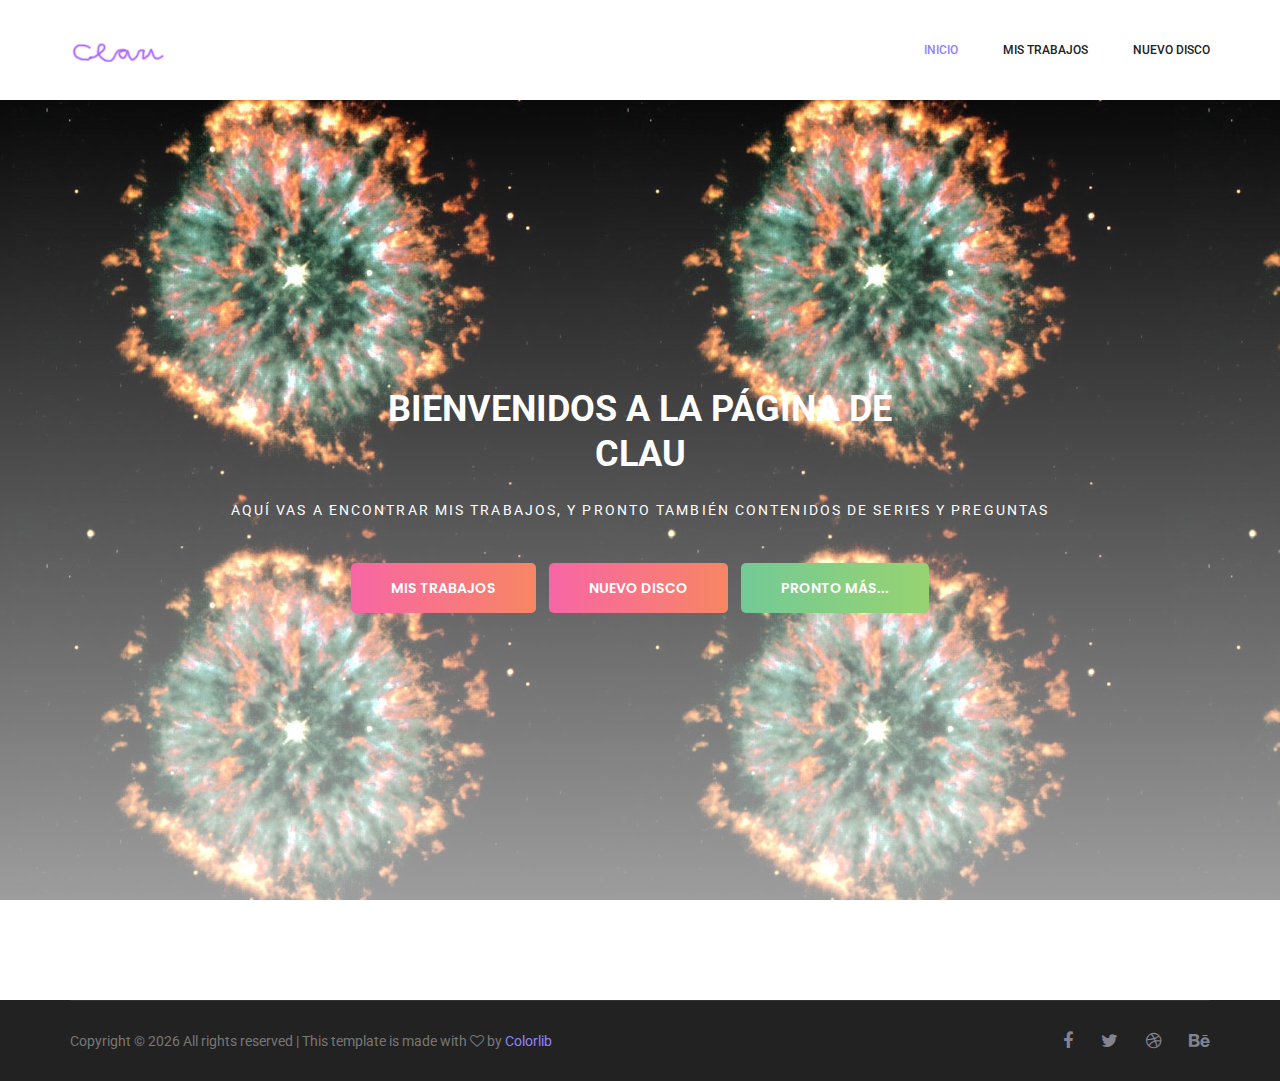
<file: index.html>
<!DOCTYPE html>
<html lang="en">
  <head>
    <!-- Required meta tags -->
    <meta charset="utf-8" />
    <meta
      name="viewport"
      content="width=device-width, initial-scale=1, shrink-to-fit=no"
    />
    <link rel="icon" href="img/favicon.png" type="image/png" />
    <title>Clau Website</title>
    <!-- Bootstrap CSS -->
    <link rel="stylesheet" href="css/bootstrap.css" />
    <link rel="stylesheet" href="vendors/linericon/style.css" />
    <link rel="stylesheet" href="css/font-awesome.min.css" />
    <link rel="stylesheet" href="vendors/owl-carousel/owl.carousel.min.css" />
    <link rel="stylesheet" href="vendors/lightbox/simpleLightbox.css" />
    <link rel="stylesheet" href="vendors/nice-select/css/nice-select.css" />
    <link rel="stylesheet" href="vendors/animate-css/animate.css" />
    <!-- main css -->
    <link rel="stylesheet" href="css/style.css" />
    <link rel="stylesheet" href="css/responsive.css" />
  </head>
  <body>
    <!--================Header Menu Area =================-->
    <header class="header_area">
      <div class="main_menu">
        <nav class="navbar navbar-expand-lg navbar-light">
          <div class="container box_1620">
            <!-- Brand and toggle get grouped for better mobile display -->
            <a class="navbar-brand logo_h" href="index.html"
              ><img src="img/logo.png" alt=""
            /></a>
            <button
              class="navbar-toggler"
              type="button"
              data-toggle="collapse"
              data-target="#navbarSupportedContent"
              aria-controls="navbarSupportedContent"
              aria-expanded="false"
              aria-label="Toggle navigation"
            >
              <span class="icon-bar"></span>
              <span class="icon-bar"></span>
              <span class="icon-bar"></span>
            </button>
            <!-- Collect the nav links, forms, and other content for toggling -->
            <div
              class="collapse navbar-collapse offset"
              id="navbarSupportedContent"
            >
              <ul class="nav navbar-nav menu_nav ml-auto">
                <li class="nav-item active">
                  <a class="nav-link" href="index.html">Inicio</a>
                </li>
                <li class="nav-item">
                  <a class="nav-link" href="portfolio.html">Mis trabajos</a>
                </li>
                <li class="nav-item">
                  <a class="nav-link" href="disco.html">Nuevo disco</a>
                </li>
                <!-- <li class="nav-item">
                  <a class="nav-link" href="about-us.html">About</a>
                </li>
                <li class="nav-item">
                  <a class="nav-link" href="service.html">Services</a>
                </li>
                <li class="nav-item submenu dropdown">
                  <a
                    href="#"
                    class="nav-link dropdown-toggle"
                    data-toggle="dropdown"
                    role="button"
                    aria-haspopup="true"
                    aria-expanded="false"
                    >Pages</a
                  >
                  <ul class="dropdown-menu">
                    <li class="nav-item">
                      <a class="nav-link" href="portfolio.html">Portfolio</a>
                    </li>
                    <li class="nav-item">
                      <a class="nav-link" href="portfolio-details.html"
                        >Portfolio Details</a
                      >
                    </li>
                    <li class="nav-item">
                      <a class="nav-link" href="elements.html">Elements</a>
                    </li>
                  </ul>
                </li>
                <li class="nav-item submenu dropdown">
                  <a
                    href="#"
                    class="nav-link dropdown-toggle"
                    data-toggle="dropdown"
                    role="button"
                    aria-haspopup="true"
                    aria-expanded="false"
                    >Blog</a
                  >
                  <ul class="dropdown-menu">
                    <li class="nav-item">
                      <a class="nav-link" href="blog.html">Blog</a>
                    </li>
                    <li class="nav-item">
                      <a class="nav-link" href="single-blog.html"
                        >Blog Details</a
                      >
                    </li>
                  </ul>
                </li>

                <li class="nav-item">
                  <a class="nav-link" href="contact.html">Contact</a>
                </li> -->
              </ul>
              <!-- <ul class="nav navbar-nav navbar-right">
                <li class="nav-item">
                  <a href="#" class="search"
                    ><i class="lnr lnr-magnifier"></i
                  ></a>
                </li>
              </ul> -->
            </div>
          </div>
        </nav>
      </div>
    </header>
    <!--================Header Menu Area =================-->

    <!--================Home Banner Area =================-->
    <section class="home_banner_area">
      <div class="banner_inner d-flex align-items-center">
        <div
          class="overlay bg-parallax"
          data-stellar-ratio="0.9"
          data-stellar-vertical-offset="0"
          data-background=""
        ></div>
        <div class="container">
          <div class="banner_content text-center">
            <h3>Bienvenidos a la página de<br />Clau</h3>
            <h5>Aquí vas a encontrar mis Trabajos, y pronto también contenidos de Series y Preguntas</h5>
            <a class="org_btn" href="portfolio.html">Mis Trabajos</a>
            <a class="org_btn" href="disco.html">Nuevo disco</a>
            <a class="green_btn" href="#">Pronto más...</a>
          </div>
        </div>
      </div>
    </section>
    <!--================End Home Banner Area =================-->

    <!--================ start footer Area  =================-->
    <footer class="footer-area-short section_gap">
      <div class="container">
        <div class="border_line"></div>
        <div
          class="row footer-bottom d-flex justify-content-between align-items-center"
        >
          <p class="col-lg-8 col-md-8 footer-text m-0">
            <!-- Link back to Colorlib can't be removed. Template is licensed under CC BY 3.0. -->
            Copyright &copy;
            <script>
              document.write(new Date().getFullYear());
            </script>
            All rights reserved | This template is made with
            <i class="fa fa-heart-o" aria-hidden="true"></i> by
            <a href="https://colorlib.com" target="_blank">Colorlib</a>
            <!-- Link back to Colorlib can't be removed. Template is licensed under CC BY 3.0. -->
          </p>
          <div class="col-lg-4 col-md-4 footer-social">
            <a href="#"><i class="fa fa-facebook"></i></a>
            <a href="#"><i class="fa fa-twitter"></i></a>
            <a href="#"><i class="fa fa-dribbble"></i></a>
            <a href="#"><i class="fa fa-behance"></i></a>
          </div>
        </div>
      </div>
    </footer>
    <!--================ End footer Area  =================-->

    <!-- Optional JavaScript -->
    <!-- jQuery first, then Popper.js, then Bootstrap JS -->
    <script src="js/jquery-3.2.1.min.js"></script>
    <script src="js/popper.js"></script>
    <script src="js/bootstrap.min.js"></script>
    <script src="js/stellar.js"></script>
    <script src="vendors/lightbox/simpleLightbox.min.js"></script>
    <script src="vendors/nice-select/js/jquery.nice-select.min.js"></script>
    <script src="vendors/isotope/imagesloaded.pkgd.min.js"></script>
    <script src="vendors/isotope/isotope-min.js"></script>
    <script src="vendors/owl-carousel/owl.carousel.min.js"></script>
    <script src="js/jquery.ajaxchimp.min.js"></script>
    <script src="vendors/counter-up/jquery.waypoints.min.js"></script>
    <script src="vendors/counter-up/jquery.counterup.js"></script>
    <script src="js/mail-script.js"></script>
    <script src="js/theme.js"></script>
  </body>
</html>
</file>
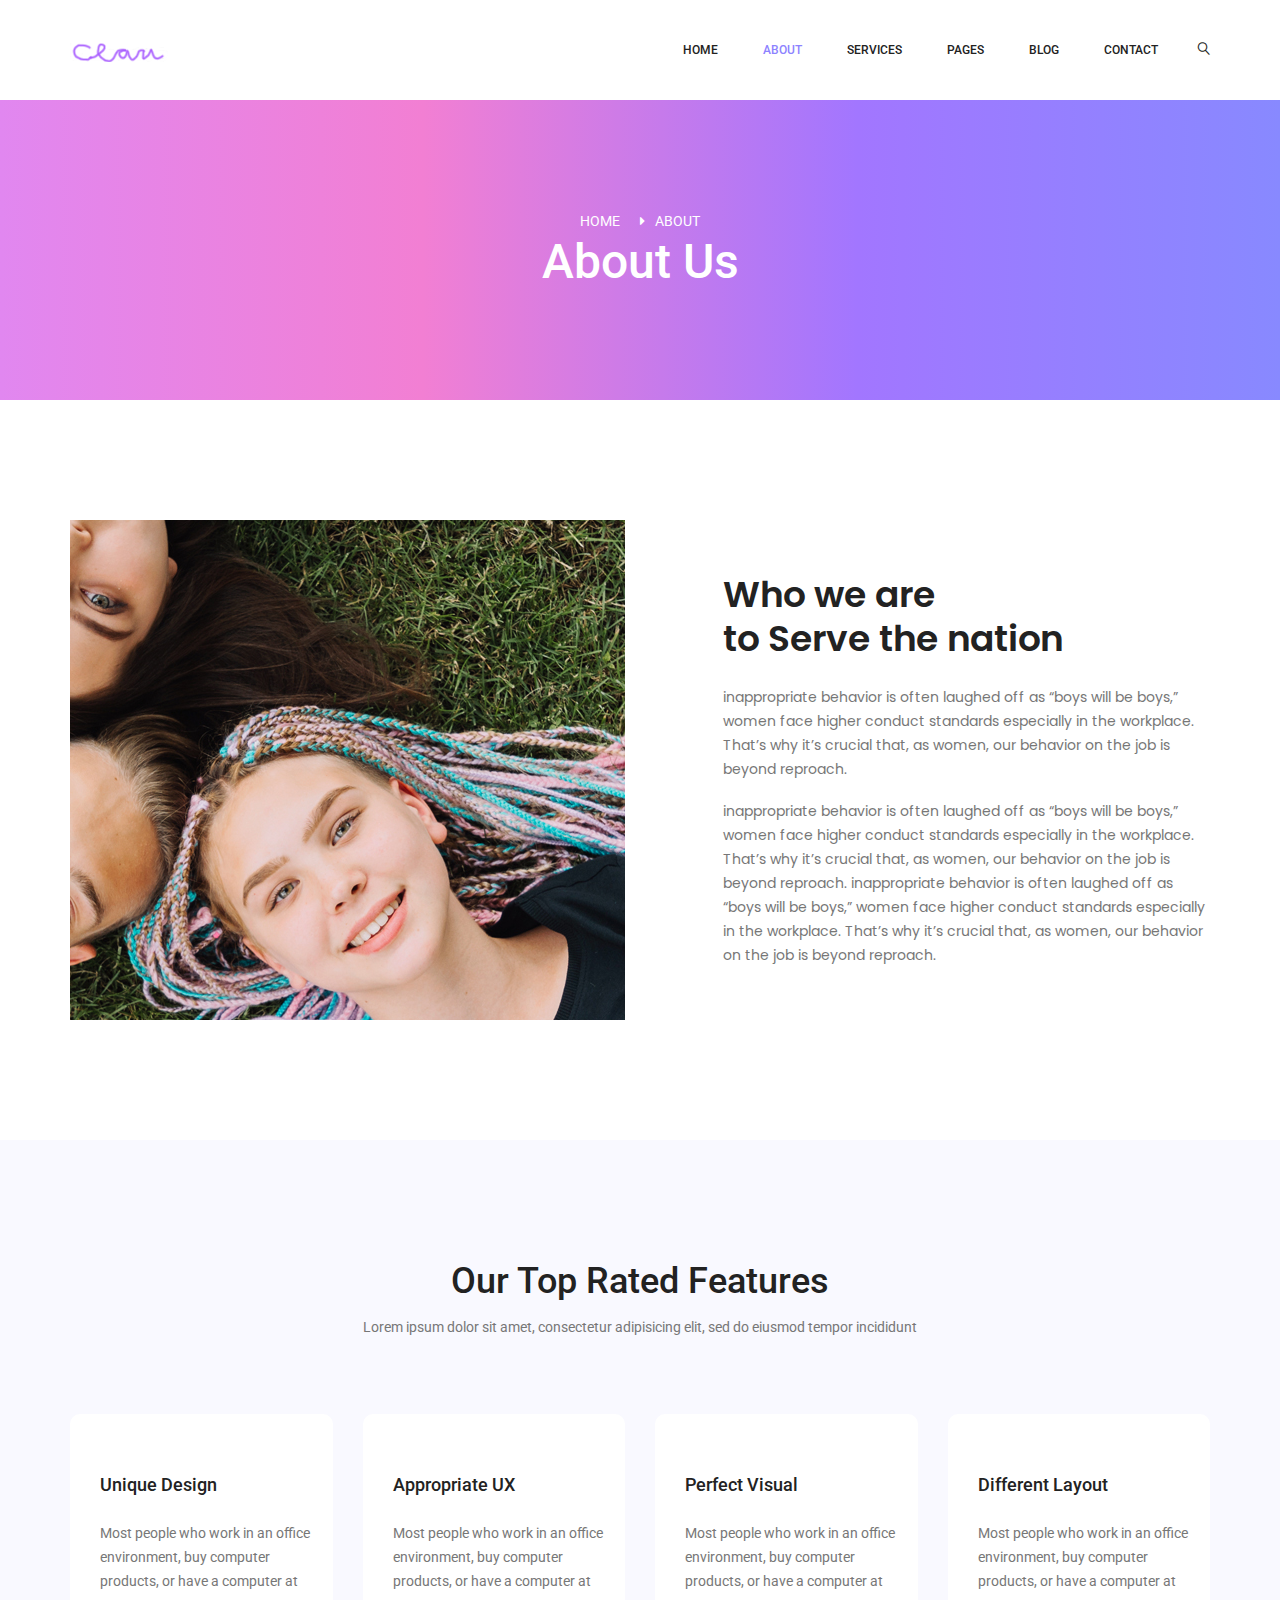
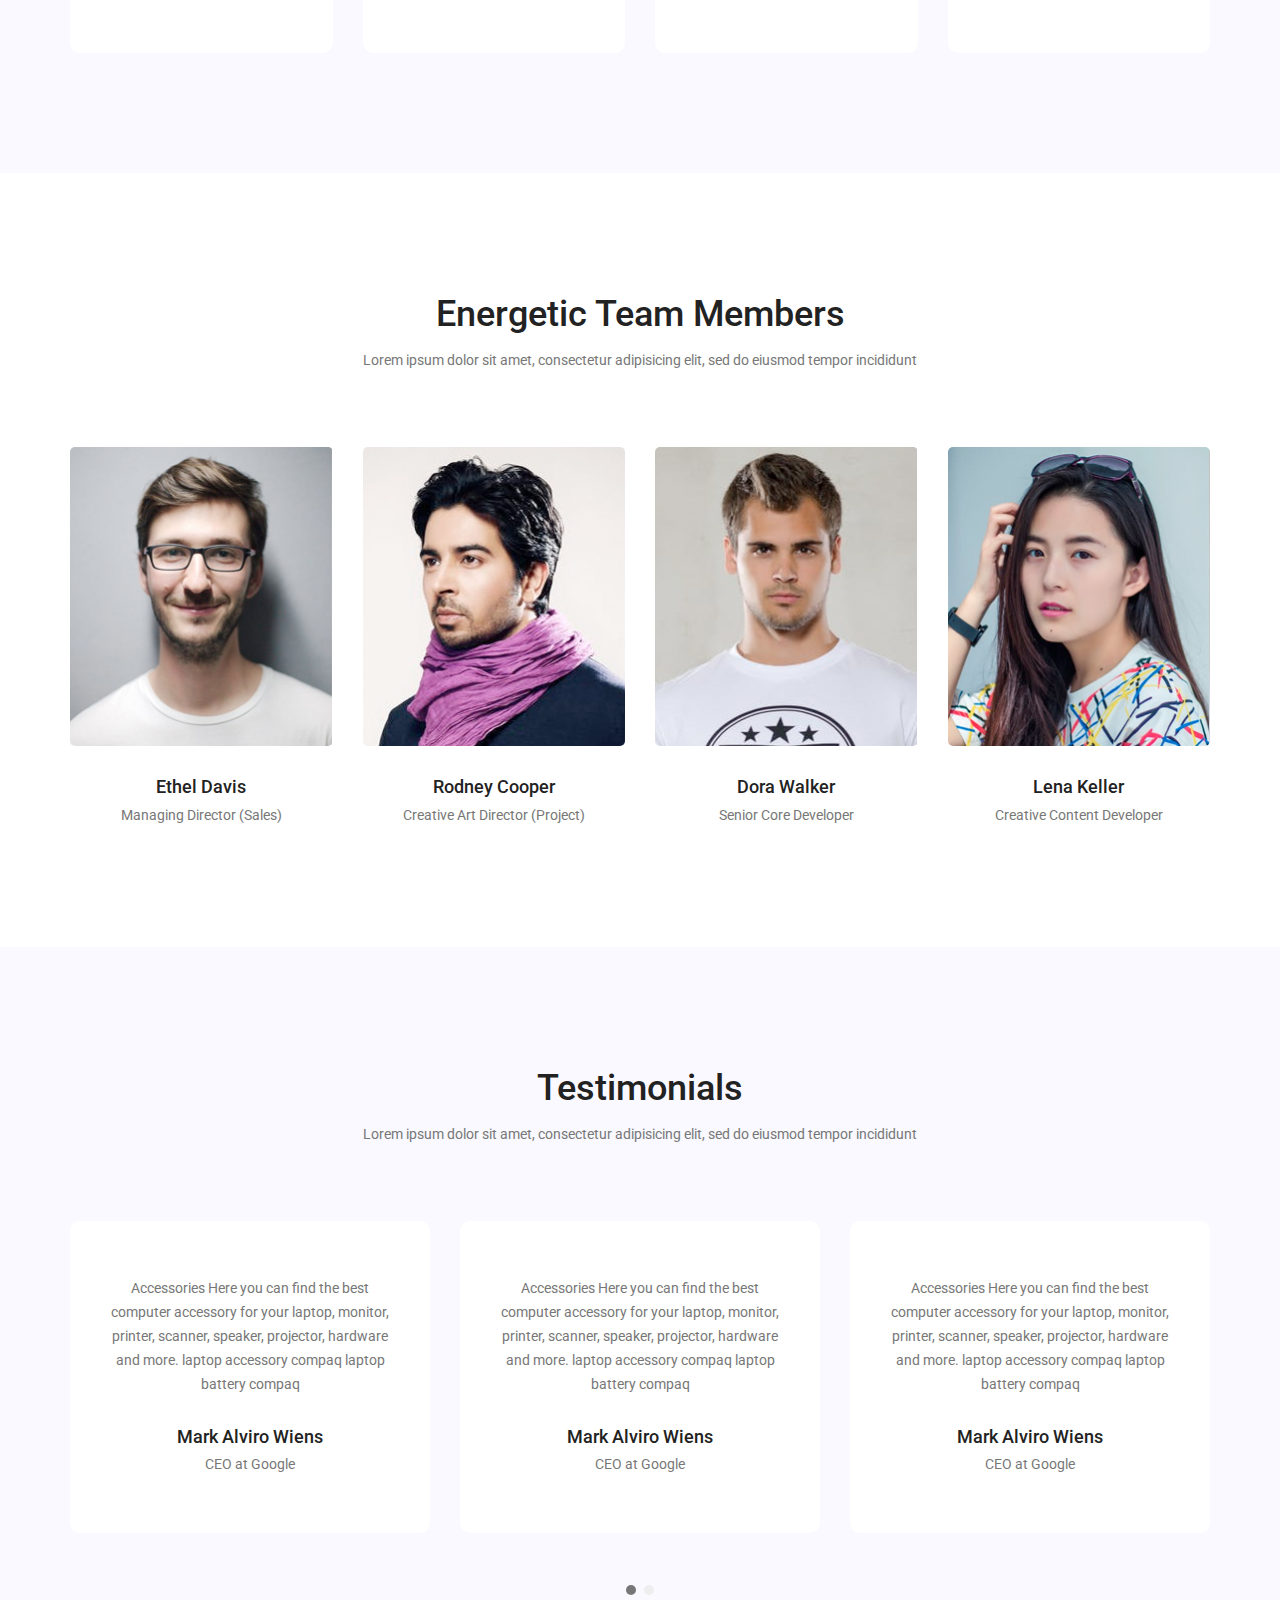
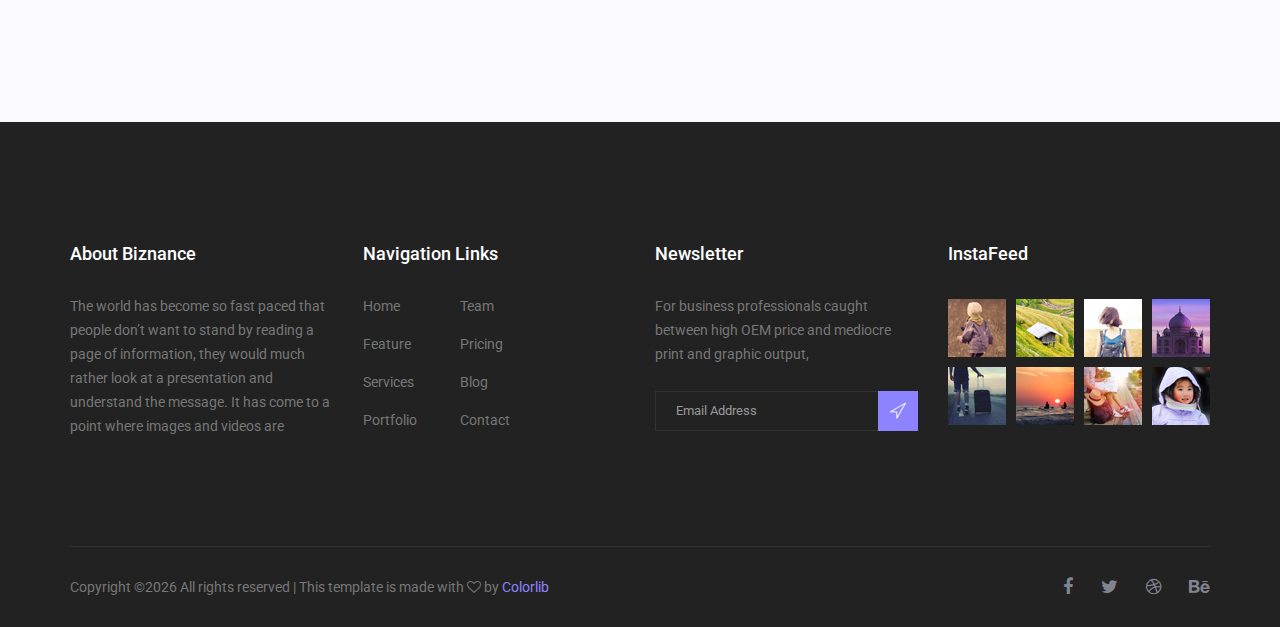
<file: about-us.html>
<!doctype html>
<html lang="en">
    <head>
        <!-- Required meta tags -->
        <meta charset="utf-8">
        <meta name="viewport" content="width=device-width, initial-scale=1, shrink-to-fit=no">
        <link rel="icon" href="img/favicon.png" type="image/png">
        <title>Bizance Multi</title>
        <!-- Bootstrap CSS -->
        <link rel="stylesheet" href="css/bootstrap.css">
        <link rel="stylesheet" href="vendors/linericon/style.css">
        <link rel="stylesheet" href="css/font-awesome.min.css">
        <link rel="stylesheet" href="vendors/owl-carousel/owl.carousel.min.css">
        <link rel="stylesheet" href="vendors/lightbox/simpleLightbox.css">
        <link rel="stylesheet" href="vendors/nice-select/css/nice-select.css">
        <link rel="stylesheet" href="vendors/animate-css/animate.css">
        <!-- main css -->
        <link rel="stylesheet" href="css/style.css">
        <link rel="stylesheet" href="css/responsive.css">
    </head>
    <body>
        
        <!--================Header Menu Area =================-->
        <header class="header_area">
            <div class="main_menu">
            	<nav class="navbar navbar-expand-lg navbar-light">
					<div class="container box_1620">
						<!-- Brand and toggle get grouped for better mobile display -->
						<a class="navbar-brand logo_h" href="index.html"><img src="img/logo.png" alt=""></a>
						<button class="navbar-toggler" type="button" data-toggle="collapse" data-target="#navbarSupportedContent" aria-controls="navbarSupportedContent" aria-expanded="false" aria-label="Toggle navigation">
							<span class="icon-bar"></span>
							<span class="icon-bar"></span>
							<span class="icon-bar"></span>
						</button>
						<!-- Collect the nav links, forms, and other content for toggling -->
						<div class="collapse navbar-collapse offset" id="navbarSupportedContent">
							<ul class="nav navbar-nav menu_nav ml-auto">
								<li class="nav-item"><a class="nav-link" href="index.html">Home</a></li> 
								<li class="nav-item active"><a class="nav-link" href="about-us.html">About</a></li> 
								<li class="nav-item"><a class="nav-link" href="service.html">Services</a>
								<li class="nav-item submenu dropdown">
									<a href="#" class="nav-link dropdown-toggle" data-toggle="dropdown" role="button" aria-haspopup="true" aria-expanded="false">Pages</a>
									<ul class="dropdown-menu">
										<li class="nav-item"><a class="nav-link" href="portfolio.html">Portfolio</a>
										<li class="nav-item"><a class="nav-link" href="portfolio-details.html">Portfolio Details</a>
										<li class="nav-item"><a class="nav-link" href="elements.html">Elements</a></li>
									</ul>
								</li> 
								<li class="nav-item submenu dropdown">
									<a href="#" class="nav-link dropdown-toggle" data-toggle="dropdown" role="button" aria-haspopup="true" aria-expanded="false">Blog</a>
									<ul class="dropdown-menu">
										<li class="nav-item"><a class="nav-link" href="blog.html">Blog</a></li>
										<li class="nav-item"><a class="nav-link" href="single-blog.html">Blog Details</a></li>
									</ul>
								</li> 

								<li class="nav-item"><a class="nav-link" href="contact.html">Contact</a></li>
							</ul>
							<ul class="nav navbar-nav navbar-right">
								<li class="nav-item"><a href="#" class="search"><i class="lnr lnr-magnifier"></i></a></li>
							</ul>
						</div> 
					</div>
            	</nav>
            </div>
        </header>
        <!--================Header Menu Area =================-->
        
        <!--================Home Banner Area =================-->
        <section class="banner_area">
            <div class="banner_inner d-flex align-items-center">
				<div class="container">
					<div class="banner_content text-center">
						<div class="page_link">
							<a href="index.html">Home</a>
							<a href="blog.html">About</a>
						</div>
						<h2>About Us</h2>
					</div>
				</div>
            </div>
        </section>
        <!--================End Home Banner Area =================-->
        
        <!--================About Area =================-->
        <section class="about_area p_120">
        	<div class="container">
        		<div class="row about_inner">
        			<div class="col-lg-6">
        				<div class="about_img">
        					<img class="img-fluid" src="img/about-img.jpg" alt="">
        				</div>
        			</div>
        			<div class="col-lg-6">
        				<div class="about_right_text">
        					<h4>Who we are <br />to Serve the nation</h4>
        					<p>inappropriate behavior is often laughed off as “boys will be boys,” women face higher conduct standards especially in the workplace. That’s why it’s crucial that, as women, our behavior on the job is beyond reproach.</p>
        					<p>inappropriate behavior is often laughed off as “boys will be boys,” women face higher conduct standards especially in the workplace. That’s why it’s crucial that, as women, our behavior on the job is beyond reproach. inappropriate behavior is often laughed off as “boys will be boys,” women face higher conduct standards especially in the workplace. That’s why it’s crucial that, as women, our behavior on the job is beyond reproach.</p>
        				</div>
        			</div>
        		</div>
        	</div>
        </section>
        <!--================End About Area =================-->
        
        <!--================Feature Area =================-->
        <section class="feature_area p_120">
        	<div class="container">	
        		<div class="main_title">
        			<h2>Our Top Rated Features</h2>
        			<p>Lorem ipsum dolor sit amet, consectetur adipisicing elit, sed do eiusmod tempor incididunt</p>
        		</div>
        		<div class="row feature_inner">
        			<div class="col-lg-3 col-sm-6">
        				<div class="feature_item">
        					<h4>Unique Design</h4>
        					<p>Most people who work in an office environment, buy computer products, or have a computer at </p>
        				</div>
        			</div>
        			<div class="col-lg-3 col-sm-6">
        				<div class="feature_item">
        					<h4>Appropriate UX</h4>
        					<p>Most people who work in an office environment, buy computer products, or have a computer at </p>
        				</div>
        			</div>
        			<div class="col-lg-3 col-sm-6">
        				<div class="feature_item">
        					<h4>Perfect Visual</h4>
        					<p>Most people who work in an office environment, buy computer products, or have a computer at </p>
        				</div>
        			</div>
        			<div class="col-lg-3 col-sm-6">
        				<div class="feature_item">
        					<h4>Different Layout</h4>
        					<p>Most people who work in an office environment, buy computer products, or have a computer at </p>
        				</div>
        			</div>
        		</div>
        	</div>
        </section>
        <!--================End Feature Area =================-->
        
        <!--================Team Area =================-->
        <section class="team_area p_120">
        	<div class="container">
        		<div class="main_title">
        			<h2>Energetic Team Members</h2>
        			<p>Lorem ipsum dolor sit amet, consectetur adipisicing elit, sed do eiusmod tempor incididunt</p>
        		</div>
        		<div class="row team_inner">
        			<div class="col-lg-3 col-sm-6">
        				<div class="team_item">
        					<div class="team_img">
        						<img class="img-fluid" src="img/team/team-1.jpg" alt="">
        						<div class="hover">
        							<p>This article is floated online with an aim to help you find the best dvd printing solution. Dvd printing is an</p>
        							<a href="#"><i class="fa fa-facebook"></i></a>
        							<a href="#"><i class="fa fa-twitter"></i></a>
        							<a href="#"><i class="fa fa-linkedin"></i></a>
        						</div>
        					</div>
        					<div class="team_name">
        						<h4>Ethel Davis</h4>
        						<p>Managing Director (Sales)</p>
        					</div>
        				</div>
        			</div>
        			<div class="col-lg-3 col-sm-6">
        				<div class="team_item">
        					<div class="team_img">
        						<img class="img-fluid" src="img/team/team-2.jpg" alt="">
        						<div class="hover">
        							<p>This article is floated online with an aim to help you find the best dvd printing solution. Dvd printing is an</p>
        							<a href="#"><i class="fa fa-facebook"></i></a>
        							<a href="#"><i class="fa fa-twitter"></i></a>
        							<a href="#"><i class="fa fa-linkedin"></i></a>
        						</div>
        					</div>
        					<div class="team_name">
        						<h4>Rodney Cooper</h4>
        						<p>Creative Art Director (Project)</p>
        					</div>
        				</div>
        			</div>
        			<div class="col-lg-3 col-sm-6">
        				<div class="team_item">
        					<div class="team_img">
        						<img class="img-fluid" src="img/team/team-3.jpg" alt="">
        						<div class="hover">
        							<p>This article is floated online with an aim to help you find the best dvd printing solution. Dvd printing is an</p>
        							<a href="#"><i class="fa fa-facebook"></i></a>
        							<a href="#"><i class="fa fa-twitter"></i></a>
        							<a href="#"><i class="fa fa-linkedin"></i></a>
        						</div>
        					</div>
        					<div class="team_name">
        						<h4>Dora Walker</h4>
        						<p>Senior Core Developer</p>
        					</div>
        				</div>
        			</div>
        			<div class="col-lg-3 col-sm-6">
        				<div class="team_item">
        					<div class="team_img">
        						<img class="img-fluid" src="img/team/team-4.jpg" alt="">
        						<div class="hover">
        							<p>This article is floated online with an aim to help you find the best dvd printing solution. Dvd printing is an</p>
        							<a href="#"><i class="fa fa-facebook"></i></a>
        							<a href="#"><i class="fa fa-twitter"></i></a>
        							<a href="#"><i class="fa fa-linkedin"></i></a>
        						</div>
        					</div>
        					<div class="team_name">
        						<h4>Lena Keller</h4>
        						<p>Creative Content Developer</p>
        					</div>
        				</div>
        			</div>
        		</div>
        	</div>
        </section>
        <!--================End Team Area =================-->
        
        <!--================Text Members Area =================-->
        <section class="text_members_area p_120">
        	<div class="container">
        		<div class="main_title">
        			<h2>Testimonials</h2>
        			<p>Lorem ipsum dolor sit amet, consectetur adipisicing elit, sed do eiusmod tempor incididunt</p>
        		</div>
        		<div class="member_slider owl-carousel">
        			<div class="item">
        				<div class="member_item">
        					<p>Accessories Here you can find the best computer accessory for your laptop, monitor, printer, scanner, speaker, projector, hardware and more. laptop accessory compaq laptop battery compaq</p>
        					<h4>Mark Alviro Wiens</h4>
        					<h5>CEO at Google</h5>
        				</div>
        			</div>
        			<div class="item">
        				<div class="member_item">
        					<p>Accessories Here you can find the best computer accessory for your laptop, monitor, printer, scanner, speaker, projector, hardware and more. laptop accessory compaq laptop battery compaq</p>
        					<h4>Mark Alviro Wiens</h4>
        					<h5>CEO at Google</h5>
        				</div>
        			</div>
        			<div class="item">
        				<div class="member_item">
        					<p>Accessories Here you can find the best computer accessory for your laptop, monitor, printer, scanner, speaker, projector, hardware and more. laptop accessory compaq laptop battery compaq</p>
        					<h4>Mark Alviro Wiens</h4>
        					<h5>CEO at Google</h5>
        				</div>
        			</div>
        			<div class="item">
        				<div class="member_item">
        					<p>Accessories Here you can find the best computer accessory for your laptop, monitor, printer, scanner, speaker, projector, hardware and more. laptop accessory compaq laptop battery compaq</p>
        					<h4>Mark Alviro Wiens</h4>
        					<h5>CEO at Google</h5>
        				</div>
        			</div>
        			<div class="item">
        				<div class="member_item">
        					<p>Accessories Here you can find the best computer accessory for your laptop, monitor, printer, scanner, speaker, projector, hardware and more. laptop accessory compaq laptop battery compaq</p>
        					<h4>Mark Alviro Wiens</h4>
        					<h5>CEO at Google</h5>
        				</div>
        			</div>
        			<div class="item">
        				<div class="member_item">
        					<p>Accessories Here you can find the best computer accessory for your laptop, monitor, printer, scanner, speaker, projector, hardware and more. laptop accessory compaq laptop battery compaq</p>
        					<h4>Mark Alviro Wiens</h4>
        					<h5>CEO at Google</h5>
        				</div>
        			</div>
        		</div>
        	</div>
        </section>
        <!--================End Text Members Area =================-->
        
        <!--================ start footer Area  =================-->	
        <footer class="footer-area section_gap">
            <div class="container">
                <div class="row">
                    <div class="col-lg-3  col-md-6 col-sm-6">
                        <div class="single-footer-widget">
                            <h6 class="footer_title">About Biznance</h6>
                            <p>The world has become so fast paced that people don’t want to stand by reading a page of information, they would much rather look at a presentation and understand the message. It has come to a point where images and videos are</p>
                        </div>
                    </div>
                    <div class="col-lg-3 col-md-6 col-sm-6">
                        <div class="single-footer-widget">
                            <h6 class="footer_title">Navigation Links</h6>
                            <div class="row">
                                <div class="col-4">
                                    <ul class="list">
                                        <li><a href="#">Home</a></li>
                                        <li><a href="#">Feature</a></li>
                                        <li><a href="#">Services</a></li>
                                        <li><a href="#">Portfolio</a></li>
                                    </ul>
                                </div>
                                <div class="col-4">
                                    <ul class="list">
                                        <li><a href="#">Team</a></li>
                                        <li><a href="#">Pricing</a></li>
                                        <li><a href="#">Blog</a></li>
                                        <li><a href="#">Contact</a></li>
                                    </ul>
                                </div>										
                            </div>							
                        </div>
                    </div>							
                    <div class="col-lg-3 col-md-6 col-sm-6">
                        <div class="single-footer-widget">
                            <h6 class="footer_title">Newsletter</h6>
                            <p>For business professionals caught between high OEM price and mediocre print and graphic output, </p>		
                            <div id="mc_embed_signup">
                                <form target="_blank" action="https://spondonit.us12.list-manage.com/subscribe/post?u=1462626880ade1ac87bd9c93a&amp;id=92a4423d01" method="get" class="subscribe_form relative">
                                    <div class="input-group d-flex flex-row">
                                        <input name="EMAIL" placeholder="Email Address" onfocus="this.placeholder = ''" onblur="this.placeholder = 'Email Address '" required="" type="email">
                                        <button class="btn sub-btn"><span class="lnr lnr-location"></span></button>		
                                    </div>									
                                    <div class="mt-10 info"></div>
                                </form>
                            </div>
                        </div>
                    </div>
                    <div class="col-lg-3 col-md-6 col-sm-6">
                        <div class="single-footer-widget instafeed">
                            <h6 class="footer_title">InstaFeed</h6>
                            <ul class="list instafeed d-flex flex-wrap">
                                <li><img src="img/instagram/Image-01.jpg" alt=""></li>
                                <li><img src="img/instagram/Image-02.jpg" alt=""></li>
                                <li><img src="img/instagram/Image-03.jpg" alt=""></li>
                                <li><img src="img/instagram/Image-04.jpg" alt=""></li>
                                <li><img src="img/instagram/Image-05.jpg" alt=""></li>
                                <li><img src="img/instagram/Image-06.jpg" alt=""></li>
                                <li><img src="img/instagram/Image-07.jpg" alt=""></li>
                                <li><img src="img/instagram/Image-08.jpg" alt=""></li>
                            </ul>
                        </div>
                    </div>						
                </div>
                <div class="border_line"></div>
                <div class="row footer-bottom d-flex justify-content-between align-items-center">
                    <p class="col-lg-8 col-md-8 footer-text m-0"><!-- Link back to Colorlib can't be removed. Template is licensed under CC BY 3.0. -->
Copyright &copy;<script>document.write(new Date().getFullYear());</script> All rights reserved | This template is made with <i class="fa fa-heart-o" aria-hidden="true"></i> by <a href="https://colorlib.com" target="_blank">Colorlib</a>
<!-- Link back to Colorlib can't be removed. Template is licensed under CC BY 3.0. --></p>
                    <div class="col-lg-4 col-md-4 footer-social">
                        <a href="#"><i class="fa fa-facebook"></i></a>
                        <a href="#"><i class="fa fa-twitter"></i></a>
                        <a href="#"><i class="fa fa-dribbble"></i></a>
                        <a href="#"><i class="fa fa-behance"></i></a>
                    </div>
                </div>
            </div>
        </footer>
		<!--================ End footer Area  =================-->
        
        
        
        
        <!-- Optional JavaScript -->
        <!-- jQuery first, then Popper.js, then Bootstrap JS -->
        <script src="js/jquery-3.2.1.min.js"></script>
        <script src="js/popper.js"></script>
        <script src="js/bootstrap.min.js"></script>
        <script src="js/stellar.js"></script>
        <script src="vendors/lightbox/simpleLightbox.min.js"></script>
        <script src="vendors/nice-select/js/jquery.nice-select.min.js"></script>
        <script src="vendors/isotope/imagesloaded.pkgd.min.js"></script>
        <script src="vendors/isotope/isotope-min.js"></script>
        <script src="vendors/owl-carousel/owl.carousel.min.js"></script>
        <script src="js/jquery.ajaxchimp.min.js"></script>
        <script src="vendors/counter-up/jquery.waypoints.min.js"></script>
        <script src="vendors/counter-up/jquery.counterup.js"></script>
        <script src="js/mail-script.js"></script>
        <script src="js/theme.js"></script>
    </body>
</html>
</file>
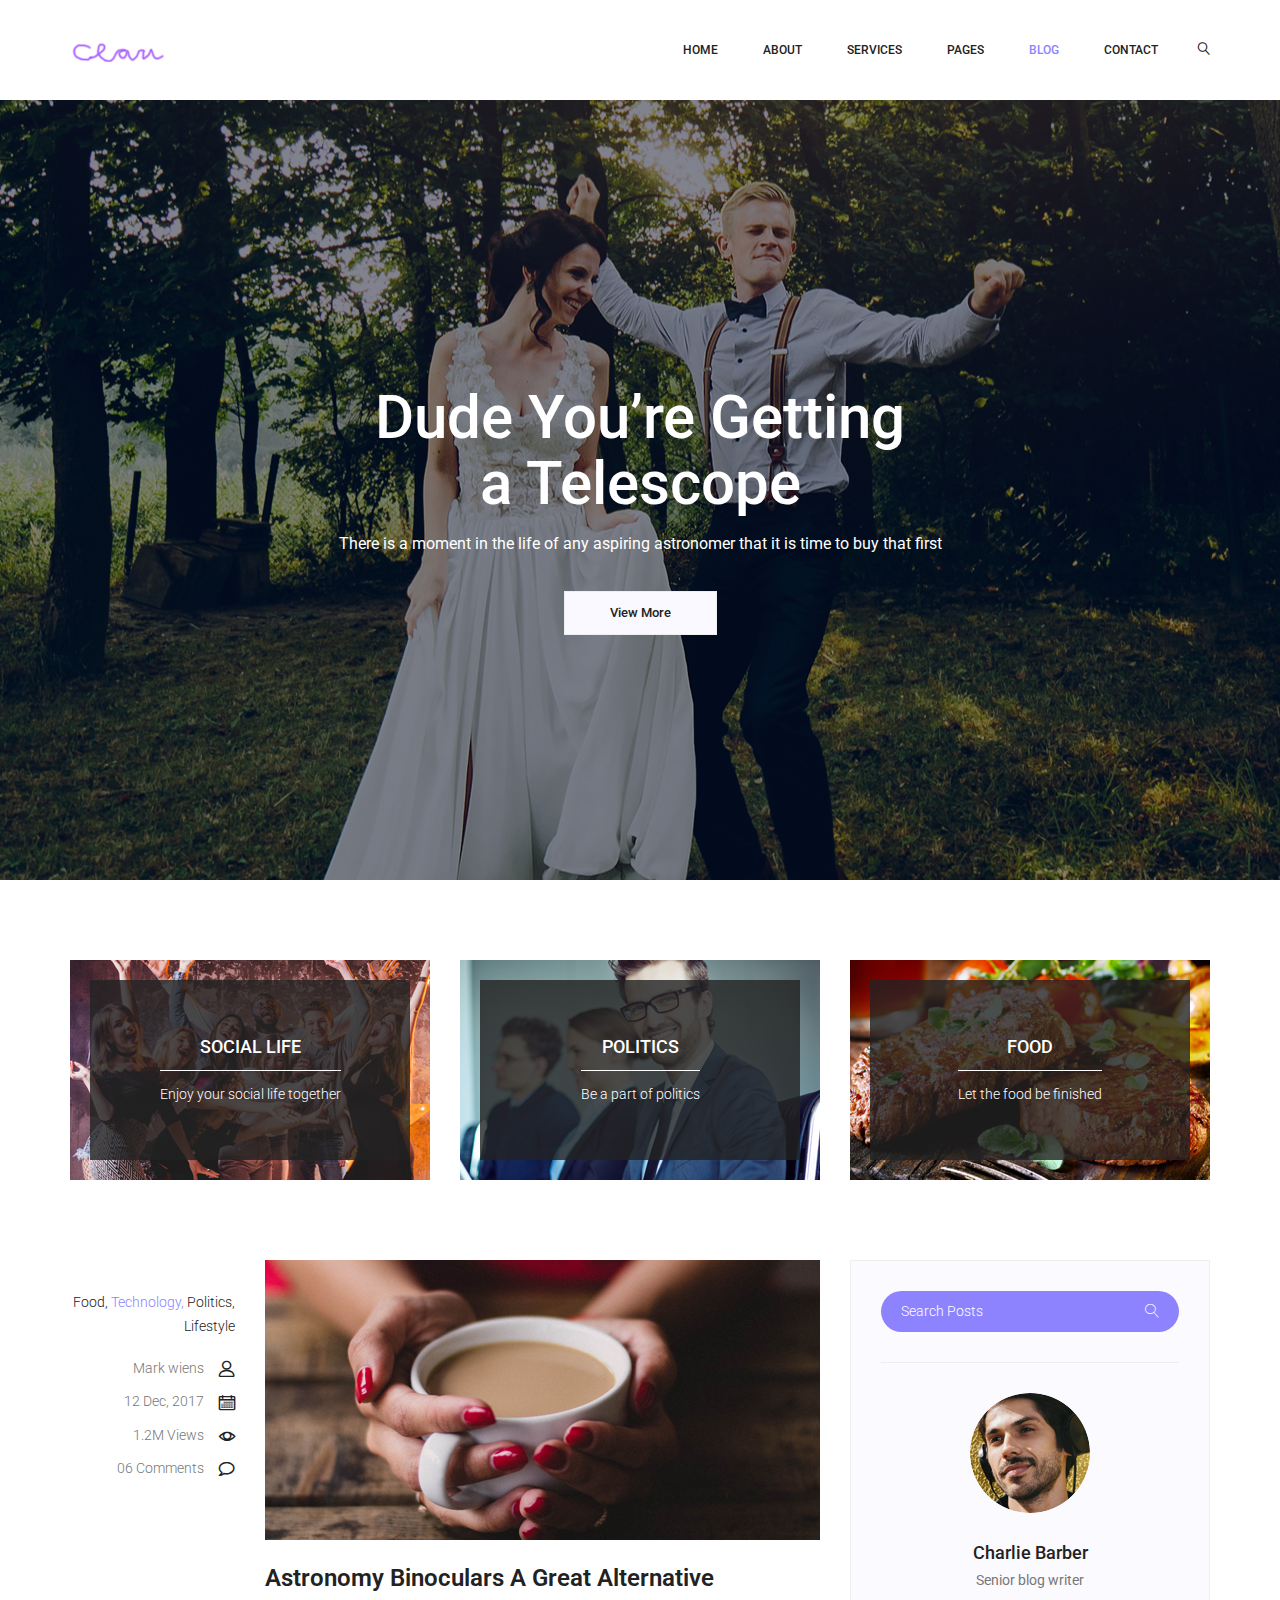
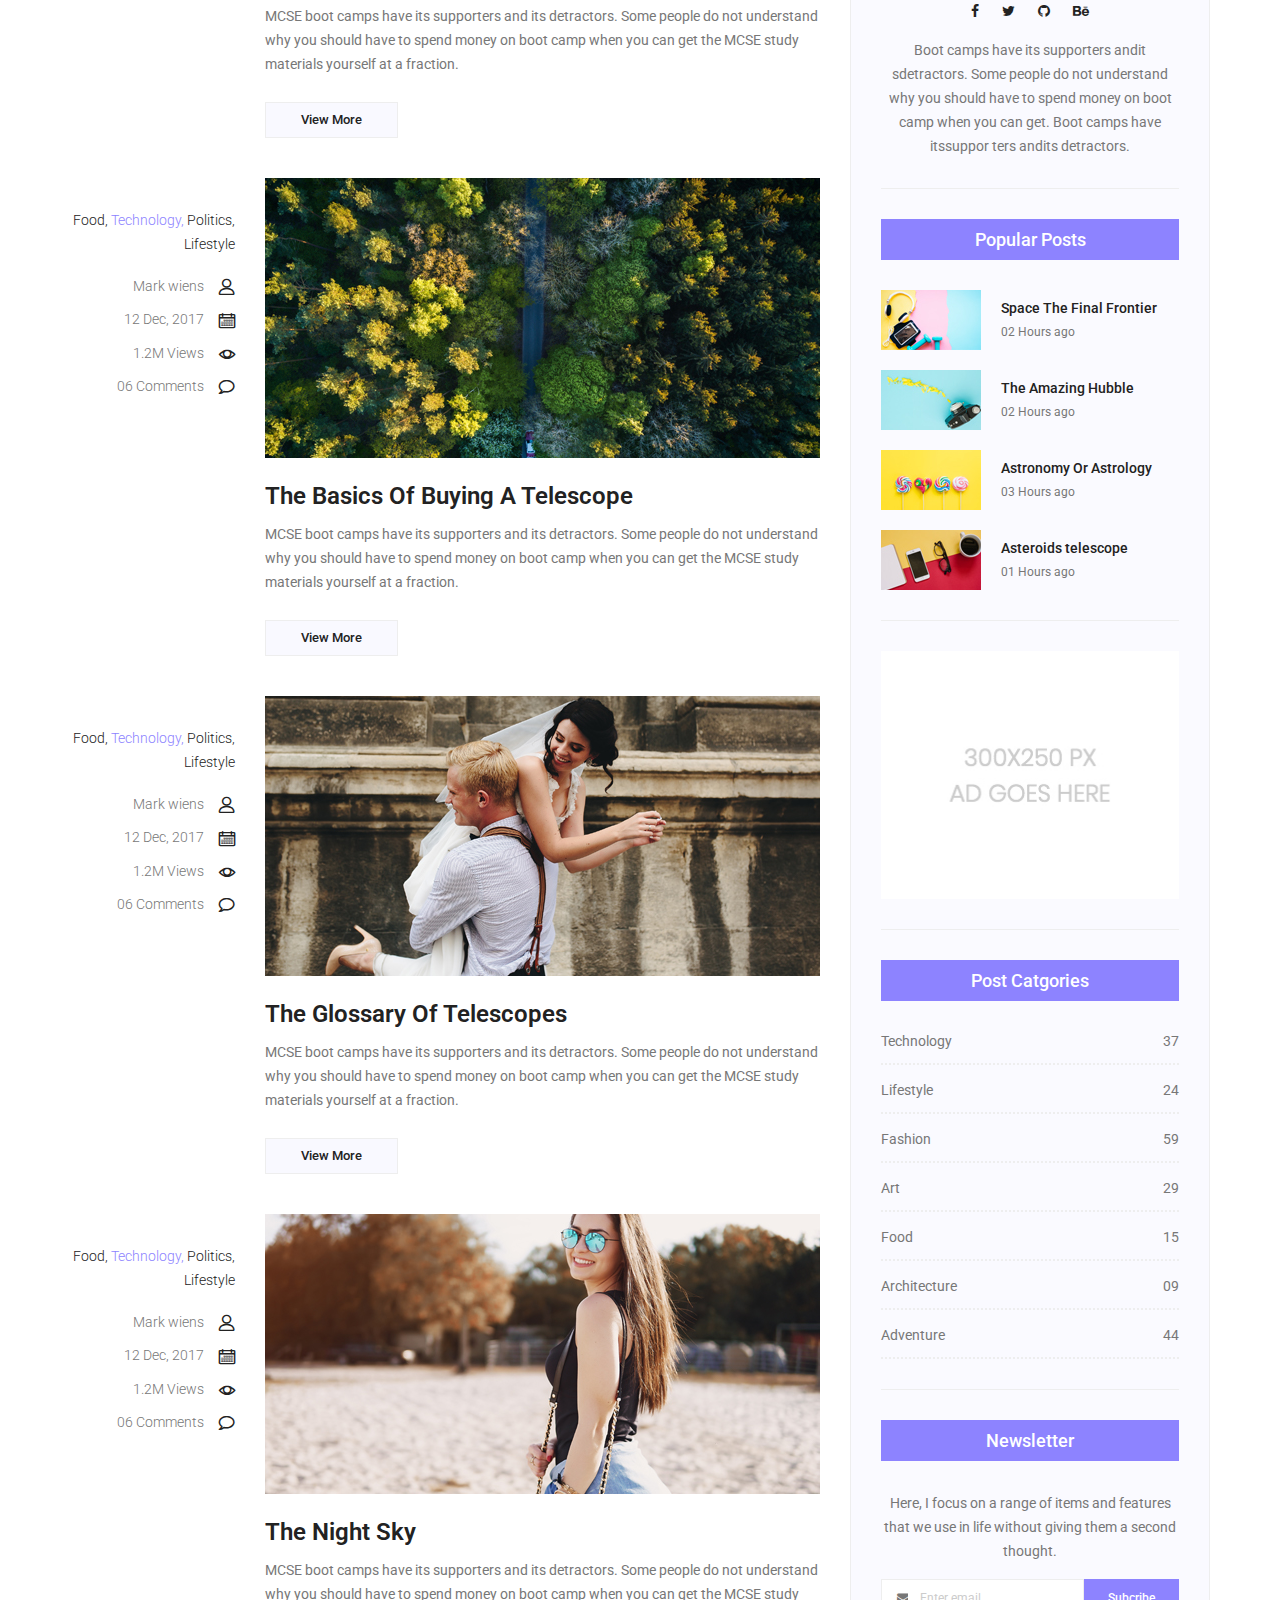
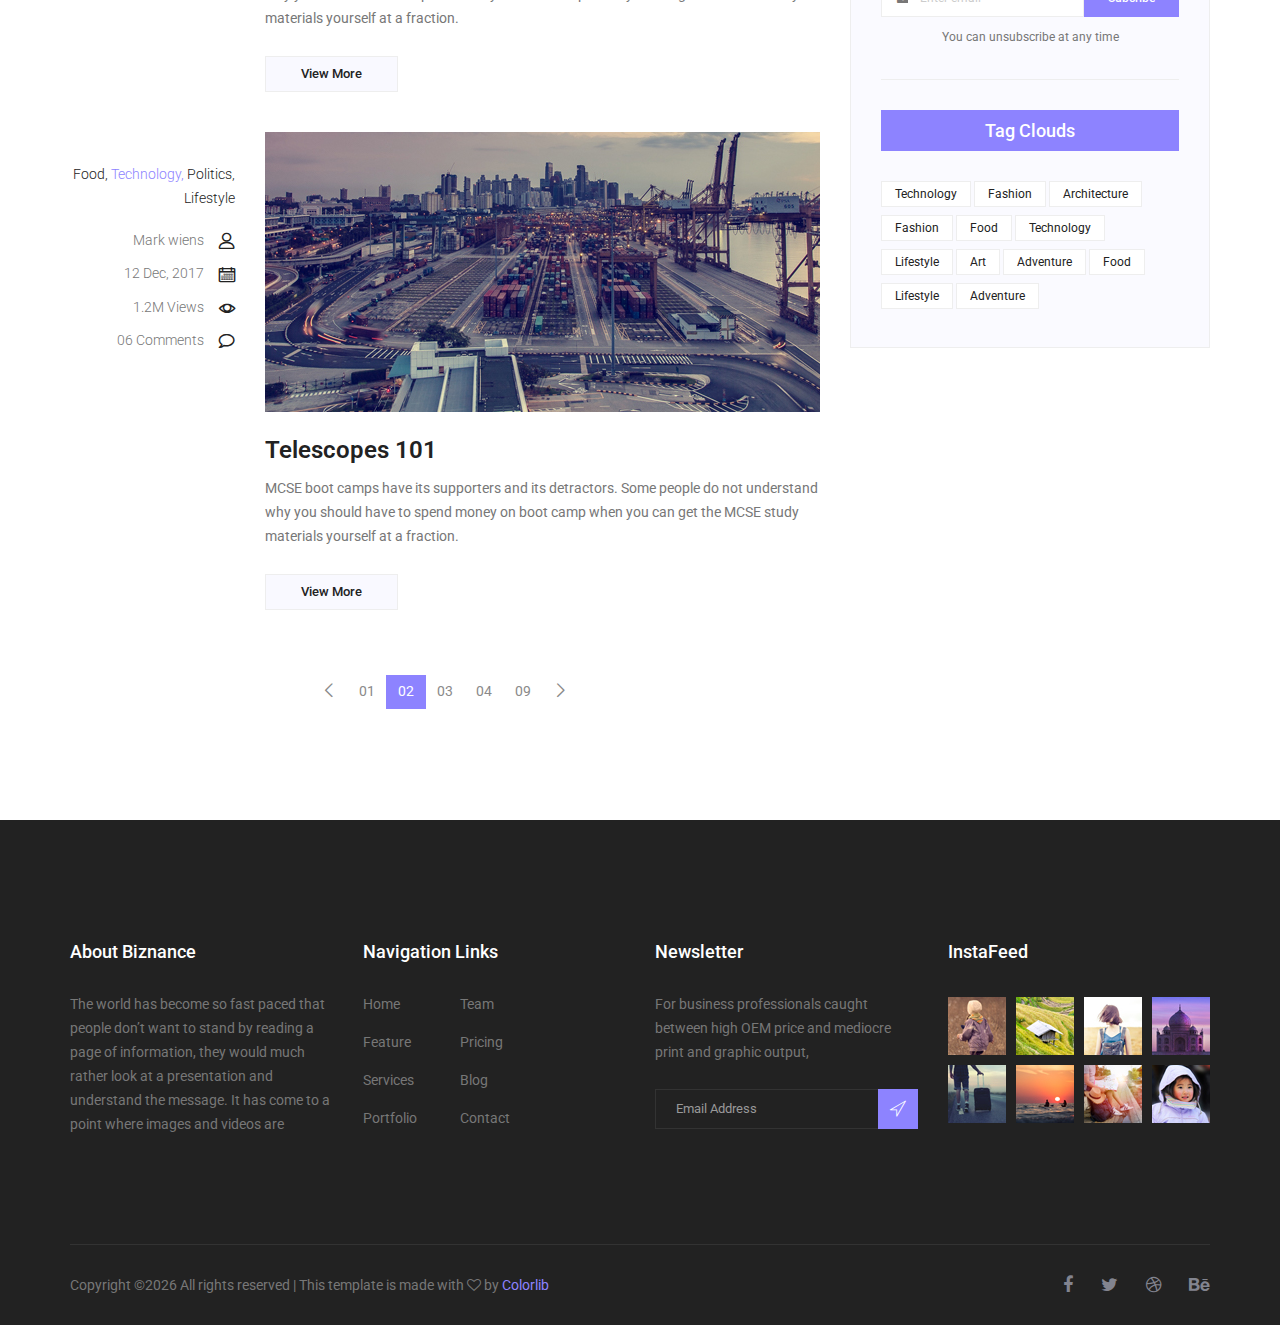
<file: blog.html>
<!doctype html>
<html lang="en">
    <head>
        <!-- Required meta tags -->
        <meta charset="utf-8">
        <meta name="viewport" content="width=device-width, initial-scale=1, shrink-to-fit=no">
        <link rel="icon" href="img/favicon.png" type="image/png">
        <title>Bizance Multi</title>
        <!-- Bootstrap CSS -->
        <link rel="stylesheet" href="css/bootstrap.css">
        <link rel="stylesheet" href="vendors/linericon/style.css">
        <link rel="stylesheet" href="css/font-awesome.min.css">
        <link rel="stylesheet" href="vendors/owl-carousel/owl.carousel.min.css">
        <link rel="stylesheet" href="vendors/lightbox/simpleLightbox.css">
        <link rel="stylesheet" href="vendors/nice-select/css/nice-select.css">
        <link rel="stylesheet" href="vendors/animate-css/animate.css">
        <!-- main css -->
        <link rel="stylesheet" href="css/style.css">
        <link rel="stylesheet" href="css/responsive.css">
    </head>
    <body>
        
        <!--================Header Menu Area =================-->
        <header class="header_area">
            <div class="main_menu">
            	<nav class="navbar navbar-expand-lg navbar-light">
					<div class="container box_1620">
						<!-- Brand and toggle get grouped for better mobile display -->
						<a class="navbar-brand logo_h" href="index.html"><img src="img/logo.png" alt=""></a>
						<button class="navbar-toggler" type="button" data-toggle="collapse" data-target="#navbarSupportedContent" aria-controls="navbarSupportedContent" aria-expanded="false" aria-label="Toggle navigation">
							<span class="icon-bar"></span>
							<span class="icon-bar"></span>
							<span class="icon-bar"></span>
						</button>
						<!-- Collect the nav links, forms, and other content for toggling -->
						<div class="collapse navbar-collapse offset" id="navbarSupportedContent">
							<ul class="nav navbar-nav menu_nav ml-auto">
								<li class="nav-item"><a class="nav-link" href="index.html">Home</a></li> 
								<li class="nav-item"><a class="nav-link" href="about-us.html">About</a></li> 
								<li class="nav-item"><a class="nav-link" href="service.html">Services</a>
								<li class="nav-item submenu dropdown">
									<a href="#" class="nav-link dropdown-toggle" data-toggle="dropdown" role="button" aria-haspopup="true" aria-expanded="false">Pages</a>
									<ul class="dropdown-menu">
										<li class="nav-item"><a class="nav-link" href="portfolio.html">Portfolio</a>
										<li class="nav-item"><a class="nav-link" href="portfolio-details.html">Portfolio Details</a>
										<li class="nav-item"><a class="nav-link" href="elements.html">Elements</a></li>
									</ul>
								</li> 
								<li class="nav-item submenu dropdown active">
									<a href="#" class="nav-link dropdown-toggle" data-toggle="dropdown" role="button" aria-haspopup="true" aria-expanded="false">Blog</a>
									<ul class="dropdown-menu">
										<li class="nav-item"><a class="nav-link" href="blog.html">Blog</a></li>
										<li class="nav-item"><a class="nav-link" href="single-blog.html">Blog Details</a></li>
									</ul>
								</li> 

								<li class="nav-item"><a class="nav-link" href="contact.html">Contact</a></li>
							</ul>
							<ul class="nav navbar-nav navbar-right">
								<li class="nav-item"><a href="#" class="search"><i class="lnr lnr-magnifier"></i></a></li>
							</ul>
						</div> 
					</div>
            	</nav>
            </div>
        </header>
        <!--================Header Menu Area =================-->
        
        <!--================Home Banner Area =================-->
        <section class="home_banner_area blog_banner">
            <div class="banner_inner d-flex align-items-center">
            	<div class="overlay bg-parallax" data-stellar-ratio="0.9" data-stellar-vertical-offset="0" data-background=""></div>
				<div class="container">
					<div class="blog_b_text text-center">
						<h2>Dude You’re Getting <br /> a Telescope</h2>
						<p>There is a moment in the life of any aspiring astronomer that it is time to buy that first</p>
						<a class="white_bg_btn" href="#">View More</a>
					</div>
				</div>
            </div>
        </section>
        <!--================End Home Banner Area =================-->
        
        <!--================Blog Categorie Area =================-->
        <section class="blog_categorie_area">
            <div class="container">
                <div class="row">
                    <div class="col-lg-4">
                        <div class="categories_post">
                            <img src="img/blog/cat-post/cat-post-3.jpg" alt="post">
                            <div class="categories_details">
                                <div class="categories_text">
                                    <a href="blog-details.html"><h5>Social Life</h5></a>
                                    <div class="border_line"></div>
                                    <p>Enjoy your social life together</p>
                                </div>
                            </div>
                        </div>
                    </div>
                    <div class="col-lg-4">
                        <div class="categories_post">
                            <img src="img/blog/cat-post/cat-post-2.jpg" alt="post">
                            <div class="categories_details">
                                <div class="categories_text">
                                    <a href="blog-details.html"><h5>Politics</h5></a>
                                    <div class="border_line"></div>
                                    <p>Be a part of politics</p>
                                </div>
                            </div>
                        </div>
                    </div>
                    <div class="col-lg-4">
                        <div class="categories_post">
                            <img src="img/blog/cat-post/cat-post-1.jpg" alt="post">
                            <div class="categories_details">
                                <div class="categories_text">
                                    <a href="blog-details.html"><h5>Food</h5></a>
                                    <div class="border_line"></div>
                                    <p>Let the food be finished</p>
                                </div>
                            </div>
                        </div>
                    </div>
                </div>
            </div>
        </section>
        <!--================Blog Categorie Area =================-->
        
        <!--================Blog Area =================-->
        <section class="blog_area">
            <div class="container">
                <div class="row">
                    <div class="col-lg-8">
                        <div class="blog_left_sidebar">
                            <article class="row blog_item">
                               <div class="col-md-3">
                                   <div class="blog_info text-right">
                                        <div class="post_tag">
                                            <a href="#">Food,</a>
                                            <a class="active" href="#">Technology,</a>
                                            <a href="#">Politics,</a>
                                            <a href="#">Lifestyle</a>
                                        </div>
                                        <ul class="blog_meta list">
                                            <li><a href="#">Mark wiens<i class="lnr lnr-user"></i></a></li>
                                            <li><a href="#">12 Dec, 2017<i class="lnr lnr-calendar-full"></i></a></li>
                                            <li><a href="#">1.2M Views<i class="lnr lnr-eye"></i></a></li>
                                            <li><a href="#">06 Comments<i class="lnr lnr-bubble"></i></a></li>
                                        </ul>
                                    </div>
                               </div>
                                <div class="col-md-9">
                                    <div class="blog_post">
                                        <img src="img/blog/main-blog/m-blog-1.jpg" alt="">
                                        <div class="blog_details">
                                            <a href="single-blog.html"><h2>Astronomy Binoculars A Great Alternative</h2></a>
                                            <p>MCSE boot camps have its supporters and its detractors. Some people do not understand why you should have to spend money on boot camp when you can get the MCSE study materials yourself at a fraction.</p>
                                            <a href="single-blog.html" class="white_bg_btn">View More</a>
                                        </div>
                                    </div>
                                </div>
                            </article>
                            <article class="row blog_item">
                               <div class="col-md-3">
                                   <div class="blog_info text-right">
                                        <div class="post_tag">
                                            <a href="#">Food,</a>
                                            <a class="active" href="#">Technology,</a>
                                            <a href="#">Politics,</a>
                                            <a href="#">Lifestyle</a>
                                        </div>
                                        <ul class="blog_meta list">
                                            <li><a href="#">Mark wiens<i class="lnr lnr-user"></i></a></li>
                                            <li><a href="#">12 Dec, 2017<i class="lnr lnr-calendar-full"></i></a></li>
                                            <li><a href="#">1.2M Views<i class="lnr lnr-eye"></i></a></li>
                                            <li><a href="#">06 Comments<i class="lnr lnr-bubble"></i></a></li>
                                        </ul>
                                    </div>
                               </div>
                                <div class="col-md-9">
                                    <div class="blog_post">
                                        <img src="img/blog/main-blog/m-blog-2.jpg" alt="">
                                        <div class="blog_details">
                                            <a href="single-blog.html"><h2>The Basics Of Buying A Telescope</h2></a>
                                            <p>MCSE boot camps have its supporters and its detractors. Some people do not understand why you should have to spend money on boot camp when you can get the MCSE study materials yourself at a fraction.</p>
                                            <a href="single-blog.html" class="white_bg_btn">View More</a>
                                        </div>
                                    </div>
                                </div>
                            </article>
                            <article class="row blog_item">
                               <div class="col-md-3">
                                   <div class="blog_info text-right">
                                        <div class="post_tag">
                                            <a href="#">Food,</a>
                                            <a class="active" href="#">Technology,</a>
                                            <a href="#">Politics,</a>
                                            <a href="#">Lifestyle</a>
                                        </div>
                                        <ul class="blog_meta list">
                                            <li><a href="#">Mark wiens<i class="lnr lnr-user"></i></a></li>
                                            <li><a href="#">12 Dec, 2017<i class="lnr lnr-calendar-full"></i></a></li>
                                            <li><a href="#">1.2M Views<i class="lnr lnr-eye"></i></a></li>
                                            <li><a href="#">06 Comments<i class="lnr lnr-bubble"></i></a></li>
                                        </ul>
                                    </div>
                               </div>
                                <div class="col-md-9">
                                    <div class="blog_post">
                                        <img src="img/blog/main-blog/m-blog-3.jpg" alt="">
                                        <div class="blog_details">
                                            <a href="single-blog.html"><h2>The Glossary Of Telescopes</h2></a>
                                            <p>MCSE boot camps have its supporters and its detractors. Some people do not understand why you should have to spend money on boot camp when you can get the MCSE study materials yourself at a fraction.</p>
                                            <a href="single-blog.html" class="white_bg_btn">View More</a>
                                        </div>
                                    </div>
                                </div>
                            </article>
                            <article class="row blog_item">
                               <div class="col-md-3">
                                   <div class="blog_info text-right">
                                        <div class="post_tag">
                                            <a href="#">Food,</a>
                                            <a class="active" href="#">Technology,</a>
                                            <a href="#">Politics,</a>
                                            <a href="#">Lifestyle</a>
                                        </div>
                                        <ul class="blog_meta list">
                                            <li><a href="#">Mark wiens<i class="lnr lnr-user"></i></a></li>
                                            <li><a href="#">12 Dec, 2017<i class="lnr lnr-calendar-full"></i></a></li>
                                            <li><a href="#">1.2M Views<i class="lnr lnr-eye"></i></a></li>
                                            <li><a href="#">06 Comments<i class="lnr lnr-bubble"></i></a></li>
                                        </ul>
                                    </div>
                               </div>
                                <div class="col-md-9">
                                    <div class="blog_post">
                                        <img src="img/blog/main-blog/m-blog-4.jpg" alt="">
                                        <div class="blog_details">
                                            <a href="single-blog.html"><h2>The Night Sky</h2></a>
                                            <p>MCSE boot camps have its supporters and its detractors. Some people do not understand why you should have to spend money on boot camp when you can get the MCSE study materials yourself at a fraction.</p>
                                            <a href="single-blog.html" class="white_bg_btn">View More</a>
                                        </div>
                                    </div>
                                </div>
                            </article>
                            <article class="row blog_item">
                               <div class="col-md-3">
                                   <div class="blog_info text-right">
                                        <div class="post_tag">
                                            <a href="#">Food,</a>
                                            <a class="active" href="#">Technology,</a>
                                            <a href="#">Politics,</a>
                                            <a href="#">Lifestyle</a>
                                        </div>
                                        <ul class="blog_meta list">
                                            <li><a href="#">Mark wiens<i class="lnr lnr-user"></i></a></li>
                                            <li><a href="#">12 Dec, 2017<i class="lnr lnr-calendar-full"></i></a></li>
                                            <li><a href="#">1.2M Views<i class="lnr lnr-eye"></i></a></li>
                                            <li><a href="#">06 Comments<i class="lnr lnr-bubble"></i></a></li>
                                        </ul>
                                    </div>
                               </div>
                                <div class="col-md-9">
                                    <div class="blog_post">
                                        <img src="img/blog/main-blog/m-blog-5.jpg" alt="">
                                        <div class="blog_details">
                                            <a href="single-blog.html"><h2>Telescopes 101</h2></a>
                                            <p>MCSE boot camps have its supporters and its detractors. Some people do not understand why you should have to spend money on boot camp when you can get the MCSE study materials yourself at a fraction.</p>
                                            <a href="single-blog.html" class="white_bg_btn">View More</a>
                                        </div>
                                    </div>
                                </div>
                            </article>
                            <nav class="blog-pagination justify-content-center d-flex">
		                        <ul class="pagination">
		                            <li class="page-item">
		                                <a href="#" class="page-link" aria-label="Previous">
		                                    <span aria-hidden="true">
		                                        <span class="lnr lnr-chevron-left"></span>
		                                    </span>
		                                </a>
		                            </li>
		                            <li class="page-item"><a href="#" class="page-link">01</a></li>
		                            <li class="page-item active"><a href="#" class="page-link">02</a></li>
		                            <li class="page-item"><a href="#" class="page-link">03</a></li>
		                            <li class="page-item"><a href="#" class="page-link">04</a></li>
		                            <li class="page-item"><a href="#" class="page-link">09</a></li>
		                            <li class="page-item">
		                                <a href="#" class="page-link" aria-label="Next">
		                                    <span aria-hidden="true">
		                                        <span class="lnr lnr-chevron-right"></span>
		                                    </span>
		                                </a>
		                            </li>
		                        </ul>
		                    </nav>
                        </div>
                    </div>
                    <div class="col-lg-4">
                        <div class="blog_right_sidebar">
                            <aside class="single_sidebar_widget search_widget">
                                <div class="input-group">
                                    <input type="text" class="form-control" placeholder="Search Posts">
                                    <span class="input-group-btn">
                                        <button class="btn btn-default" type="button"><i class="lnr lnr-magnifier"></i></button>
                                    </span>
                                </div><!-- /input-group -->
                                <div class="br"></div>
                            </aside>
                            <aside class="single_sidebar_widget author_widget">
                                <img class="author_img rounded-circle" src="img/blog/author.png" alt="">
                                <h4>Charlie Barber</h4>
                                <p>Senior blog writer</p>
                                <div class="social_icon">
                                    <a href="#"><i class="fa fa-facebook"></i></a>
                                    <a href="#"><i class="fa fa-twitter"></i></a>
                                    <a href="#"><i class="fa fa-github"></i></a>
                                    <a href="#"><i class="fa fa-behance"></i></a>
                                </div>
                                <p>Boot camps have its supporters andit sdetractors. Some people do not understand why you should have to spend money on boot camp when you can get. Boot camps have itssuppor ters andits detractors.</p>
                                <div class="br"></div>
                            </aside>
                            <aside class="single_sidebar_widget popular_post_widget">
                                <h3 class="widget_title">Popular Posts</h3>
                                <div class="media post_item">
                                    <img src="img/blog/popular-post/post1.jpg" alt="post">
                                    <div class="media-body">
                                        <a href="blog-details.html"><h3>Space The Final Frontier</h3></a>
                                        <p>02 Hours ago</p>
                                    </div>
                                </div>
                                <div class="media post_item">
                                    <img src="img/blog/popular-post/post2.jpg" alt="post">
                                    <div class="media-body">
                                        <a href="blog-details.html"><h3>The Amazing Hubble</h3></a>
                                        <p>02 Hours ago</p>
                                    </div>
                                </div>
                                <div class="media post_item">
                                    <img src="img/blog/popular-post/post3.jpg" alt="post">
                                    <div class="media-body">
                                        <a href="blog-details.html"><h3>Astronomy Or Astrology</h3></a>
                                        <p>03 Hours ago</p>
                                    </div>
                                </div>
                                <div class="media post_item">
                                    <img src="img/blog/popular-post/post4.jpg" alt="post">
                                    <div class="media-body">
                                        <a href="blog-details.html"><h3>Asteroids telescope</h3></a>
                                        <p>01 Hours ago</p>
                                    </div>
                                </div>
                                <div class="br"></div>
                            </aside>
                            <aside class="single_sidebar_widget ads_widget">
                                <a href="#"><img class="img-fluid" src="img/blog/add.jpg" alt=""></a>
                                <div class="br"></div>
                            </aside>
                            <aside class="single_sidebar_widget post_category_widget">
                                <h4 class="widget_title">Post Catgories</h4>
                                <ul class="list cat-list">
                                    <li>
                                        <a href="#" class="d-flex justify-content-between">
                                            <p>Technology</p>
                                            <p>37</p>
                                        </a>
                                    </li>
                                    <li>
                                        <a href="#" class="d-flex justify-content-between">
                                            <p>Lifestyle</p>
                                            <p>24</p>
                                        </a>
                                    </li>
                                    <li>
                                        <a href="#" class="d-flex justify-content-between">
                                            <p>Fashion</p>
                                            <p>59</p>
                                        </a>
                                    </li>
                                    <li>
                                        <a href="#" class="d-flex justify-content-between">
                                            <p>Art</p>
                                            <p>29</p>
                                        </a>
                                    </li>
                                    <li>
                                        <a href="#" class="d-flex justify-content-between">
                                            <p>Food</p>
                                            <p>15</p>
                                        </a>
                                    </li>
                                    <li>
                                        <a href="#" class="d-flex justify-content-between">
                                            <p>Architecture</p>
                                            <p>09</p>
                                        </a>
                                    </li>
                                    <li>
                                        <a href="#" class="d-flex justify-content-between">
                                            <p>Adventure</p>
                                            <p>44</p>
                                        </a>
                                    </li>															
                                </ul>
                                <div class="br"></div>
                            </aside>
                            <aside class="single-sidebar-widget newsletter_widget">
                                <h4 class="widget_title">Newsletter</h4>
                                <p>
                                Here, I focus on a range of items and features that we use in life without
                                giving them a second thought.
                                </p>
                                <div class="form-group d-flex flex-row">
                                    <div class="input-group">
                                        <div class="input-group-prepend">
                                            <div class="input-group-text"><i class="fa fa-envelope" aria-hidden="true"></i></div>
                                        </div>
                                        <input type="text" class="form-control" id="inlineFormInputGroup" placeholder="Enter email" onfocus="this.placeholder = ''" onblur="this.placeholder = 'Enter email'">
                                    </div>
                                    <a href="#" class="bbtns">Subcribe</a>
                                </div>	
                                <p class="text-bottom">You can unsubscribe at any time</p>	
                                <div class="br"></div>							
                            </aside>
                            <aside class="single-sidebar-widget tag_cloud_widget">
                                <h4 class="widget_title">Tag Clouds</h4>
                                <ul class="list">
                                    <li><a href="#">Technology</a></li>
                                    <li><a href="#">Fashion</a></li>
                                    <li><a href="#">Architecture</a></li>
                                    <li><a href="#">Fashion</a></li>
                                    <li><a href="#">Food</a></li>
                                    <li><a href="#">Technology</a></li>
                                    <li><a href="#">Lifestyle</a></li>
                                    <li><a href="#">Art</a></li>
                                    <li><a href="#">Adventure</a></li>
                                    <li><a href="#">Food</a></li>
                                    <li><a href="#">Lifestyle</a></li>
                                    <li><a href="#">Adventure</a></li>
                                </ul>
                            </aside>
                        </div>
                    </div>
                </div>
            </div>
        </section>
        <!--================Blog Area =================-->
        
        <!--================ start footer Area  =================-->	
        <footer class="footer-area section_gap">
            <div class="container">
                <div class="row">
                    <div class="col-lg-3  col-md-6 col-sm-6">
                        <div class="single-footer-widget">
                            <h6 class="footer_title">About Biznance</h6>
                            <p>The world has become so fast paced that people don’t want to stand by reading a page of information, they would much rather look at a presentation and understand the message. It has come to a point where images and videos are</p>
                        </div>
                    </div>
                    <div class="col-lg-3 col-md-6 col-sm-6">
                        <div class="single-footer-widget">
                            <h6 class="footer_title">Navigation Links</h6>
                            <div class="row">
                                <div class="col-4">
                                    <ul class="list">
                                        <li><a href="#">Home</a></li>
                                        <li><a href="#">Feature</a></li>
                                        <li><a href="#">Services</a></li>
                                        <li><a href="#">Portfolio</a></li>
                                    </ul>
                                </div>
                                <div class="col-4">
                                    <ul class="list">
                                        <li><a href="#">Team</a></li>
                                        <li><a href="#">Pricing</a></li>
                                        <li><a href="#">Blog</a></li>
                                        <li><a href="#">Contact</a></li>
                                    </ul>
                                </div>										
                            </div>							
                        </div>
                    </div>							
                    <div class="col-lg-3 col-md-6 col-sm-6">
                        <div class="single-footer-widget">
                            <h6 class="footer_title">Newsletter</h6>
                            <p>For business professionals caught between high OEM price and mediocre print and graphic output, </p>		
                            <div id="mc_embed_signup">
                                <form target="_blank" action="https://spondonit.us12.list-manage.com/subscribe/post?u=1462626880ade1ac87bd9c93a&amp;id=92a4423d01" method="get" class="subscribe_form relative">
                                    <div class="input-group d-flex flex-row">
                                        <input name="EMAIL" placeholder="Email Address" onfocus="this.placeholder = ''" onblur="this.placeholder = 'Email Address '" required="" type="email">
                                        <button class="btn sub-btn"><span class="lnr lnr-location"></span></button>		
                                    </div>									
                                    <div class="mt-10 info"></div>
                                </form>
                            </div>
                        </div>
                    </div>
                    <div class="col-lg-3 col-md-6 col-sm-6">
                        <div class="single-footer-widget instafeed">
                            <h6 class="footer_title">InstaFeed</h6>
                            <ul class="list instafeed d-flex flex-wrap">
                                <li><img src="img/instagram/Image-01.jpg" alt=""></li>
                                <li><img src="img/instagram/Image-02.jpg" alt=""></li>
                                <li><img src="img/instagram/Image-03.jpg" alt=""></li>
                                <li><img src="img/instagram/Image-04.jpg" alt=""></li>
                                <li><img src="img/instagram/Image-05.jpg" alt=""></li>
                                <li><img src="img/instagram/Image-06.jpg" alt=""></li>
                                <li><img src="img/instagram/Image-07.jpg" alt=""></li>
                                <li><img src="img/instagram/Image-08.jpg" alt=""></li>
                            </ul>
                        </div>
                    </div>						
                </div>
                <div class="border_line"></div>
                <div class="row footer-bottom d-flex justify-content-between align-items-center">
                    <p class="col-lg-8 col-md-8 footer-text m-0"><!-- Link back to Colorlib can't be removed. Template is licensed under CC BY 3.0. -->
Copyright &copy;<script>document.write(new Date().getFullYear());</script> All rights reserved | This template is made with <i class="fa fa-heart-o" aria-hidden="true"></i> by <a href="https://colorlib.com" target="_blank">Colorlib</a>
<!-- Link back to Colorlib can't be removed. Template is licensed under CC BY 3.0. --></p>
                    <div class="col-lg-4 col-md-4 footer-social">
                        <a href="#"><i class="fa fa-facebook"></i></a>
                        <a href="#"><i class="fa fa-twitter"></i></a>
                        <a href="#"><i class="fa fa-dribbble"></i></a>
                        <a href="#"><i class="fa fa-behance"></i></a>
                    </div>
                </div>
            </div>
        </footer>
		<!--================ End footer Area  =================-->
        
        
        
        
        <!-- Optional JavaScript -->
        <!-- jQuery first, then Popper.js, then Bootstrap JS -->
        <script src="js/jquery-3.2.1.min.js"></script>
        <script src="js/popper.js"></script>
        <script src="js/bootstrap.min.js"></script>
        <script src="js/stellar.js"></script>
        <script src="vendors/lightbox/simpleLightbox.min.js"></script>
        <script src="vendors/nice-select/js/jquery.nice-select.min.js"></script>
        <script src="vendors/isotope/imagesloaded.pkgd.min.js"></script>
        <script src="vendors/isotope/isotope-min.js"></script>
        <script src="vendors/owl-carousel/owl.carousel.min.js"></script>
        <script src="vendors/jquery-ui/jquery-ui.js"></script>
        <script src="js/jquery.ajaxchimp.min.js"></script>
        <script src="js/mail-script.js"></script>
        <script src="vendors/counter-up/jquery.waypoints.min.js"></script>
        <script src="vendors/counter-up/jquery.counterup.js"></script>
        <script src="js/theme.js"></script>
    </body>
</html>
</file>
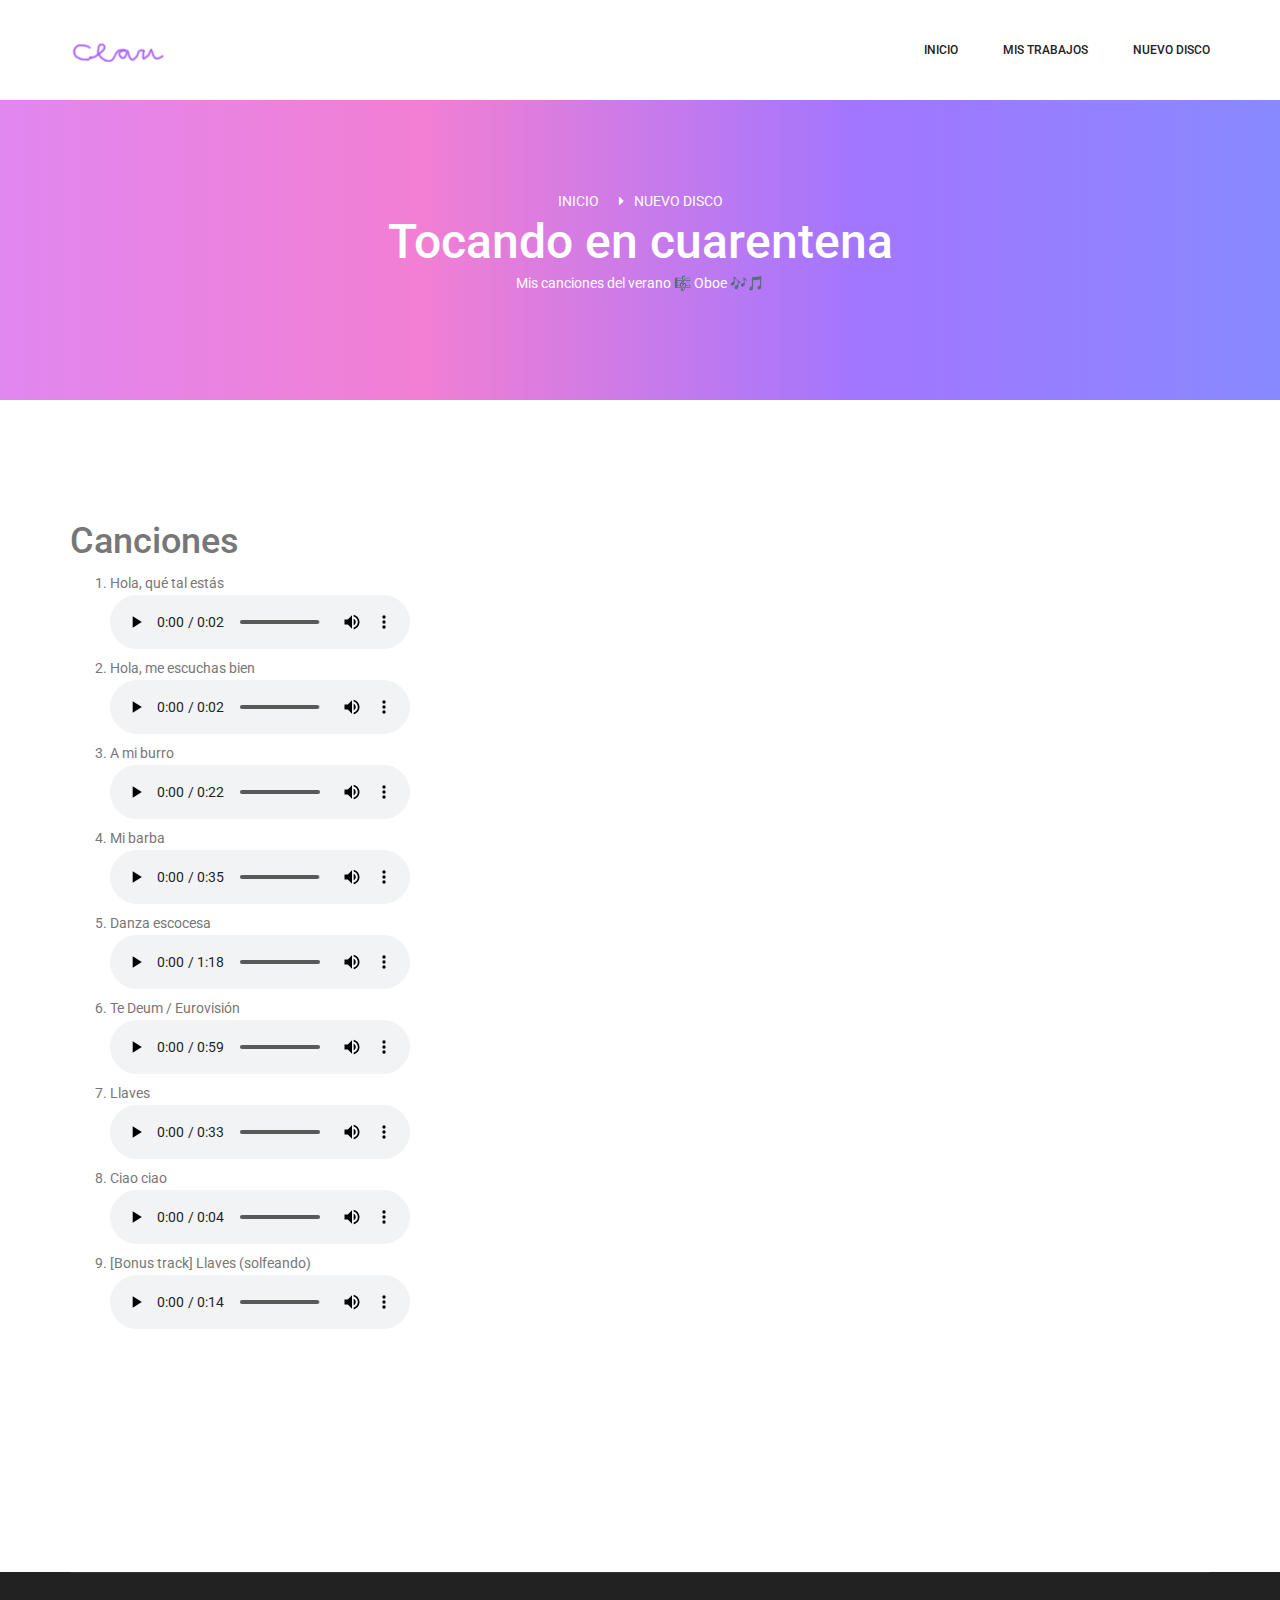
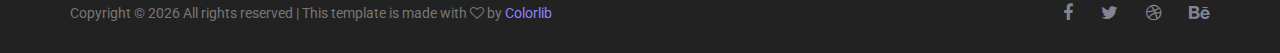
<file: disco.html>
<!DOCTYPE html>
<html lang="en">
  <head>
    <!-- Required meta tags -->
    <meta charset="utf-8" />
    <meta
      name="viewport"
      content="width=device-width, initial-scale=1, shrink-to-fit=no"
    />
    <link rel="icon" href="img/favicon.png" type="image/png" />
    <title>Tocando en cuarentena</title>
    <!-- Bootstrap CSS -->
    <link rel="stylesheet" href="css/bootstrap.css" />
    <link rel="stylesheet" href="vendors/linericon/style.css" />
    <link rel="stylesheet" href="css/font-awesome.min.css" />
    <link rel="stylesheet" href="vendors/owl-carousel/owl.carousel.min.css" />
    <link rel="stylesheet" href="vendors/lightbox/simpleLightbox.css" />
    <link rel="stylesheet" href="vendors/nice-select/css/nice-select.css" />
    <link rel="stylesheet" href="vendors/animate-css/animate.css" />
    <!-- main css -->
    <link rel="stylesheet" href="css/style.css" />
    <link rel="stylesheet" href="css/responsive.css" />
  </head>
  <body>
    <!--================Header Menu Area =================-->
    <header class="header_area">
      <div class="main_menu">
        <nav class="navbar navbar-expand-lg navbar-light">
          <div class="container box_1620">
            <!-- Brand and toggle get grouped for better mobile display -->
            <a class="navbar-brand logo_h" href="index.html"
              ><img src="img/logo.png" alt=""
            /></a>
            <button
              class="navbar-toggler"
              type="button"
              data-toggle="collapse"
              data-target="#navbarSupportedContent"
              aria-controls="navbarSupportedContent"
              aria-expanded="false"
              aria-label="Toggle navigation"
            >
              <span class="icon-bar"></span>
              <span class="icon-bar"></span>
              <span class="icon-bar"></span>
            </button>
            <!-- Collect the nav links, forms, and other content for toggling -->
            <div
              class="collapse navbar-collapse offset"
              id="navbarSupportedContent"
            >
              <ul class="nav navbar-nav menu_nav ml-auto">
                <li class="nav-item">
                  <a class="nav-link" href="index.html">Inicio</a>
                </li>
                <li class="nav-item">
                  <a class="nav-link" href="portfolio.html">Mis trabajos</a>
                </li>
                <li class="nav-item">
                  <a class="nav-link" href="disco.html">Nuevo disco</a>
                </li>
              </ul>
            </div>
          </div>
        </nav>
      </div>
    </header>
    <!--================Header Menu Area =================-->

    <!--================Home Banner Area =================-->
    <section class="banner_area">
      <div class="banner_inner d-flex align-items-center">
        <div class="container">
          <div class="banner_content text-center">
            <div class="page_link">
              <a href="index.html">Inicio</a>
              <a href="disco.html">Nuevo disco</a>
            </div>
            <h2>Tocando en cuarentena</h2>
            <p>Mis canciones del verano 🎼 Oboe 🎶🎵</p>
          </div>
        </div>
      </div>
    </section>
    <!--================End Home Banner Area =================-->

    <!--================Home Gallery Area =================-->
    <section class="home_gallery_area p_120">
      <div class="container">
		<h1>Canciones</h1>
		<ol>
			<li>Hola, qué tal estás</li>
			<audio controls>
				<source src="audio/verano-2020/00.1 Hola, qué tal estás.m4a" type="audio/mp4" />
			</audio>
			<li>Hola, me escuchas bien</li>
			<audio controls>
				<source src="audio/verano-2020/00.2 Hola, me escuchas bien.m4a" type="audio/mp4" />
			</audio>
			<li>A mi burro</li>
			<audio controls>
				<source src="audio/verano-2020/01.2 A mi burro.m4a" type="audio/mp4" />
			</audio>
			<li>Mi barba</li>
			<audio controls>
				<source src="audio/verano-2020/02.17 Mi barba.m4a" type="audio/mp4" />
			</audio>
			<li>Danza escocesa</li>
			<audio controls>
				<source src="audio/verano-2020/03.3 Danza escocesa.m4a" type="audio/mp4" />
			</audio>
			<li>Te Deum / Eurovisión</li>
			<audio controls>
				<source src="audio/verano-2020/04.5 Te Deum.m4a" type="audio/mp4" />
			</audio>
			<li>Llaves</li>
			<audio controls>
				<source src="audio/verano-2020/06.8 Llaves.m4a" type="audio/mp4" />
			</audio>
			<li>Ciao ciao</li>
			<audio controls>
				<source src="audio/verano-2020/07 Ciao ciao.m4a" type="audio/mp4" />
			</audio>
			<li>[Bonus track] Llaves (solfeando)</li>
			<audio controls>
				<source src="audio/verano-2020/05.2 Llaves a capella.m4a" type="audio/mp4" />
			</audio>
		</ol>
      </div>
      </div>
    </section>
    <!--================End Home Gallery Area =================-->

    <!--================ start footer Area  =================-->
    <footer class="footer-area-short section_gap">
      <div class="container">
        <div class="border_line"></div>
        <div
          class="row footer-bottom d-flex justify-content-between align-items-center"
        >
          <p class="col-lg-8 col-md-8 footer-text m-0">
            <!-- Link back to Colorlib can't be removed. Template is licensed under CC BY 3.0. -->
            Copyright &copy;
            <script>
              document.write(new Date().getFullYear());
            </script>
            All rights reserved | This template is made with
            <i class="fa fa-heart-o" aria-hidden="true"></i> by
            <a href="https://colorlib.com" target="_blank">Colorlib</a>
            <!-- Link back to Colorlib can't be removed. Template is licensed under CC BY 3.0. -->
          </p>
          <div class="col-lg-4 col-md-4 footer-social">
            <a href="#"><i class="fa fa-facebook"></i></a>
            <a href="#"><i class="fa fa-twitter"></i></a>
            <a href="#"><i class="fa fa-dribbble"></i></a>
            <a href="#"><i class="fa fa-behance"></i></a>
          </div>
        </div>
      </div>
    </footer>
    <!--================ End footer Area  =================-->

    <!-- Optional JavaScript -->
    <!-- jQuery first, then Popper.js, then Bootstrap JS -->
    <script src="js/jquery-3.2.1.min.js"></script>
    <script src="js/popper.js"></script>
    <script src="js/bootstrap.min.js"></script>
    <script src="js/stellar.js"></script>
    <script src="vendors/lightbox/simpleLightbox.min.js"></script>
    <script src="vendors/nice-select/js/jquery.nice-select.min.js"></script>
    <script src="vendors/isotope/imagesloaded.pkgd.min.js"></script>
    <script src="vendors/isotope/isotope-min.js"></script>
    <script src="vendors/owl-carousel/owl.carousel.min.js"></script>
    <script src="js/jquery.ajaxchimp.min.js"></script>
    <script src="vendors/counter-up/jquery.waypoints.min.js"></script>
    <script src="vendors/counter-up/jquery.counterup.js"></script>
    <script src="js/mail-script.js"></script>
    <script src="js/theme.js"></script>
  </body>
</html>
</file>
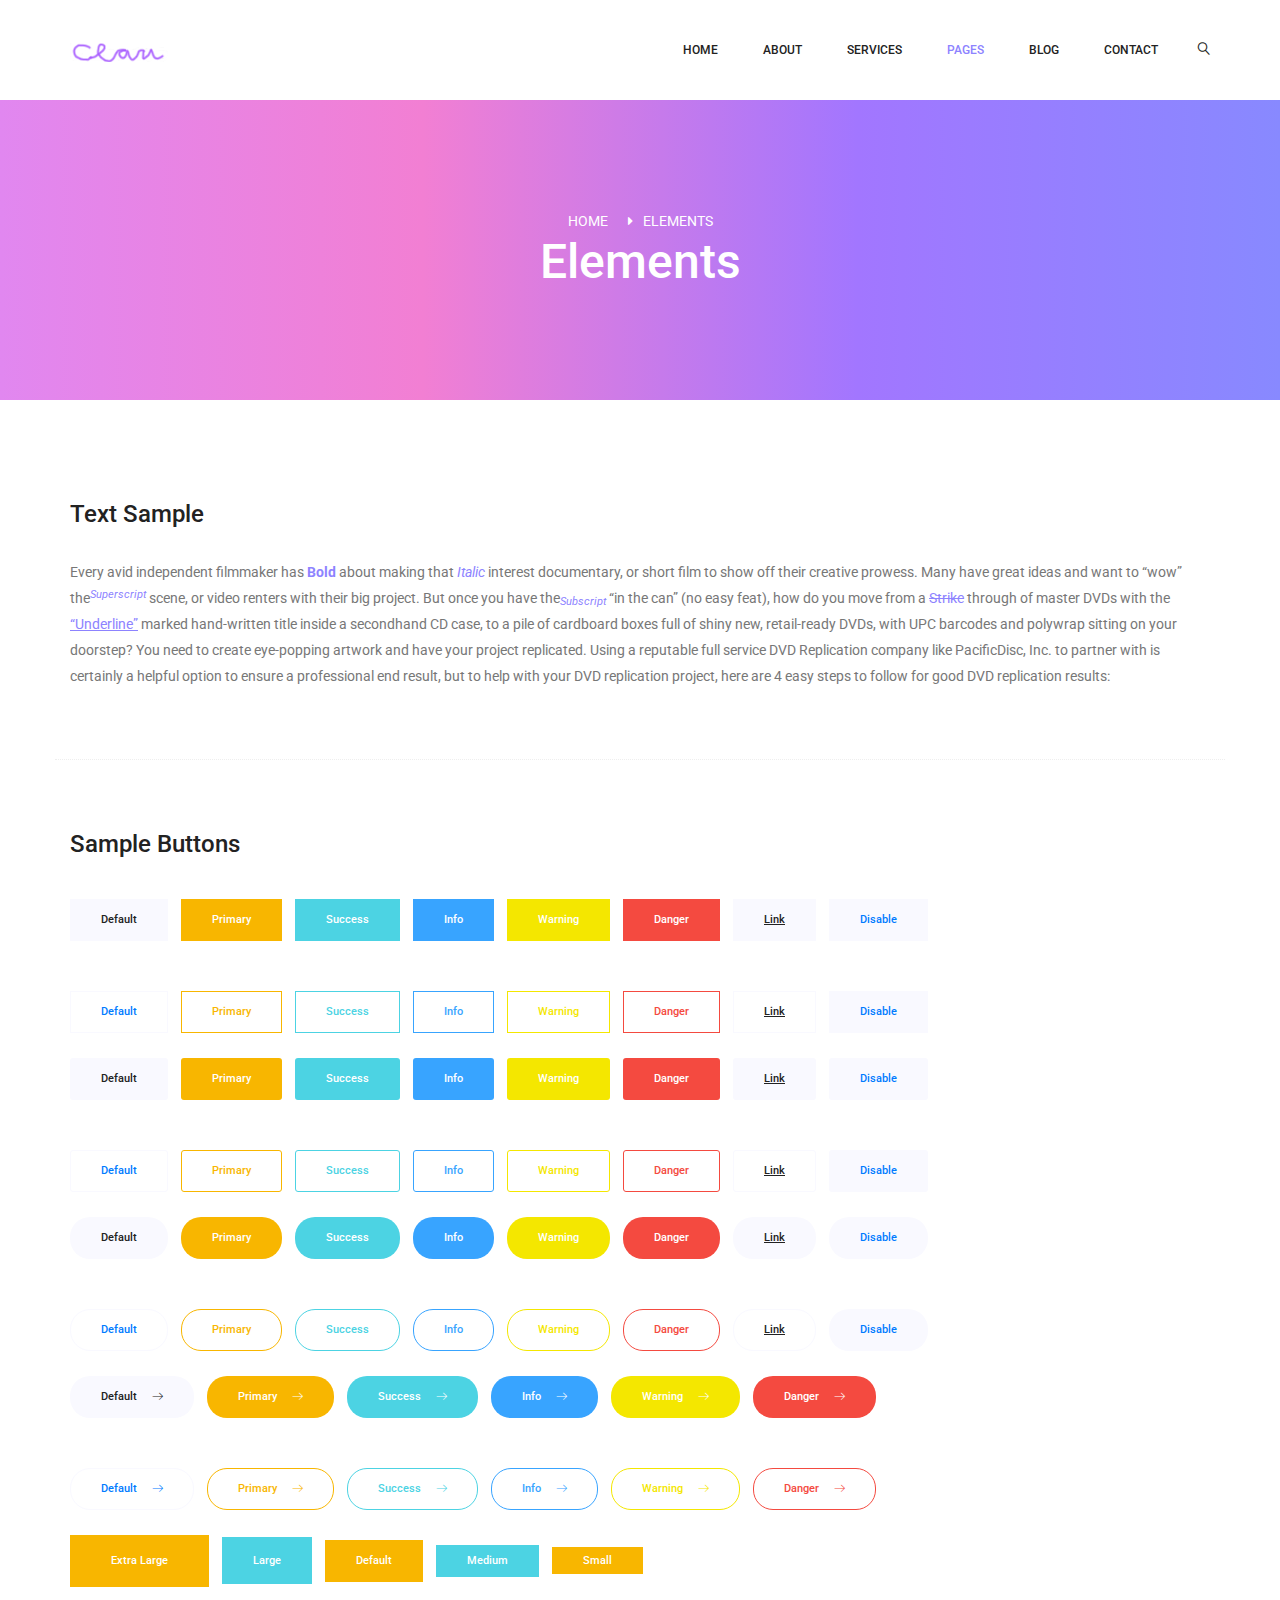
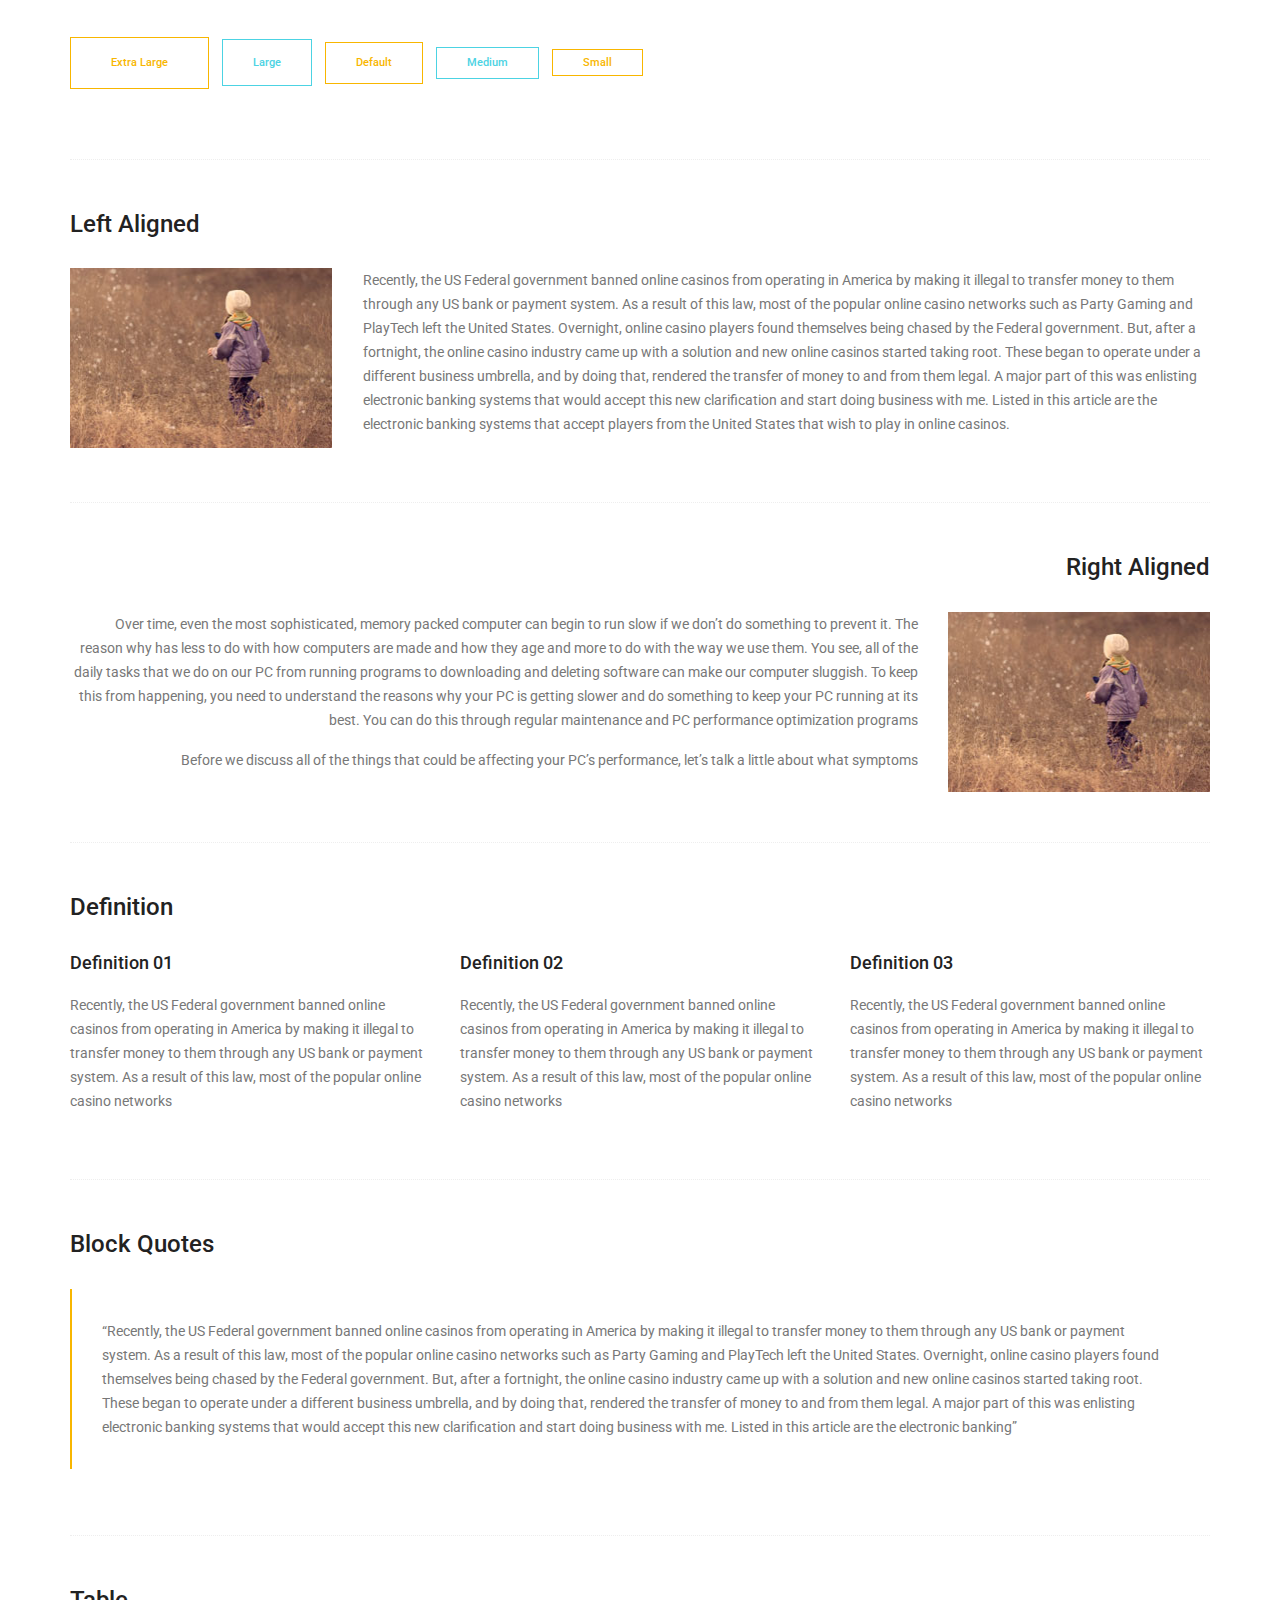
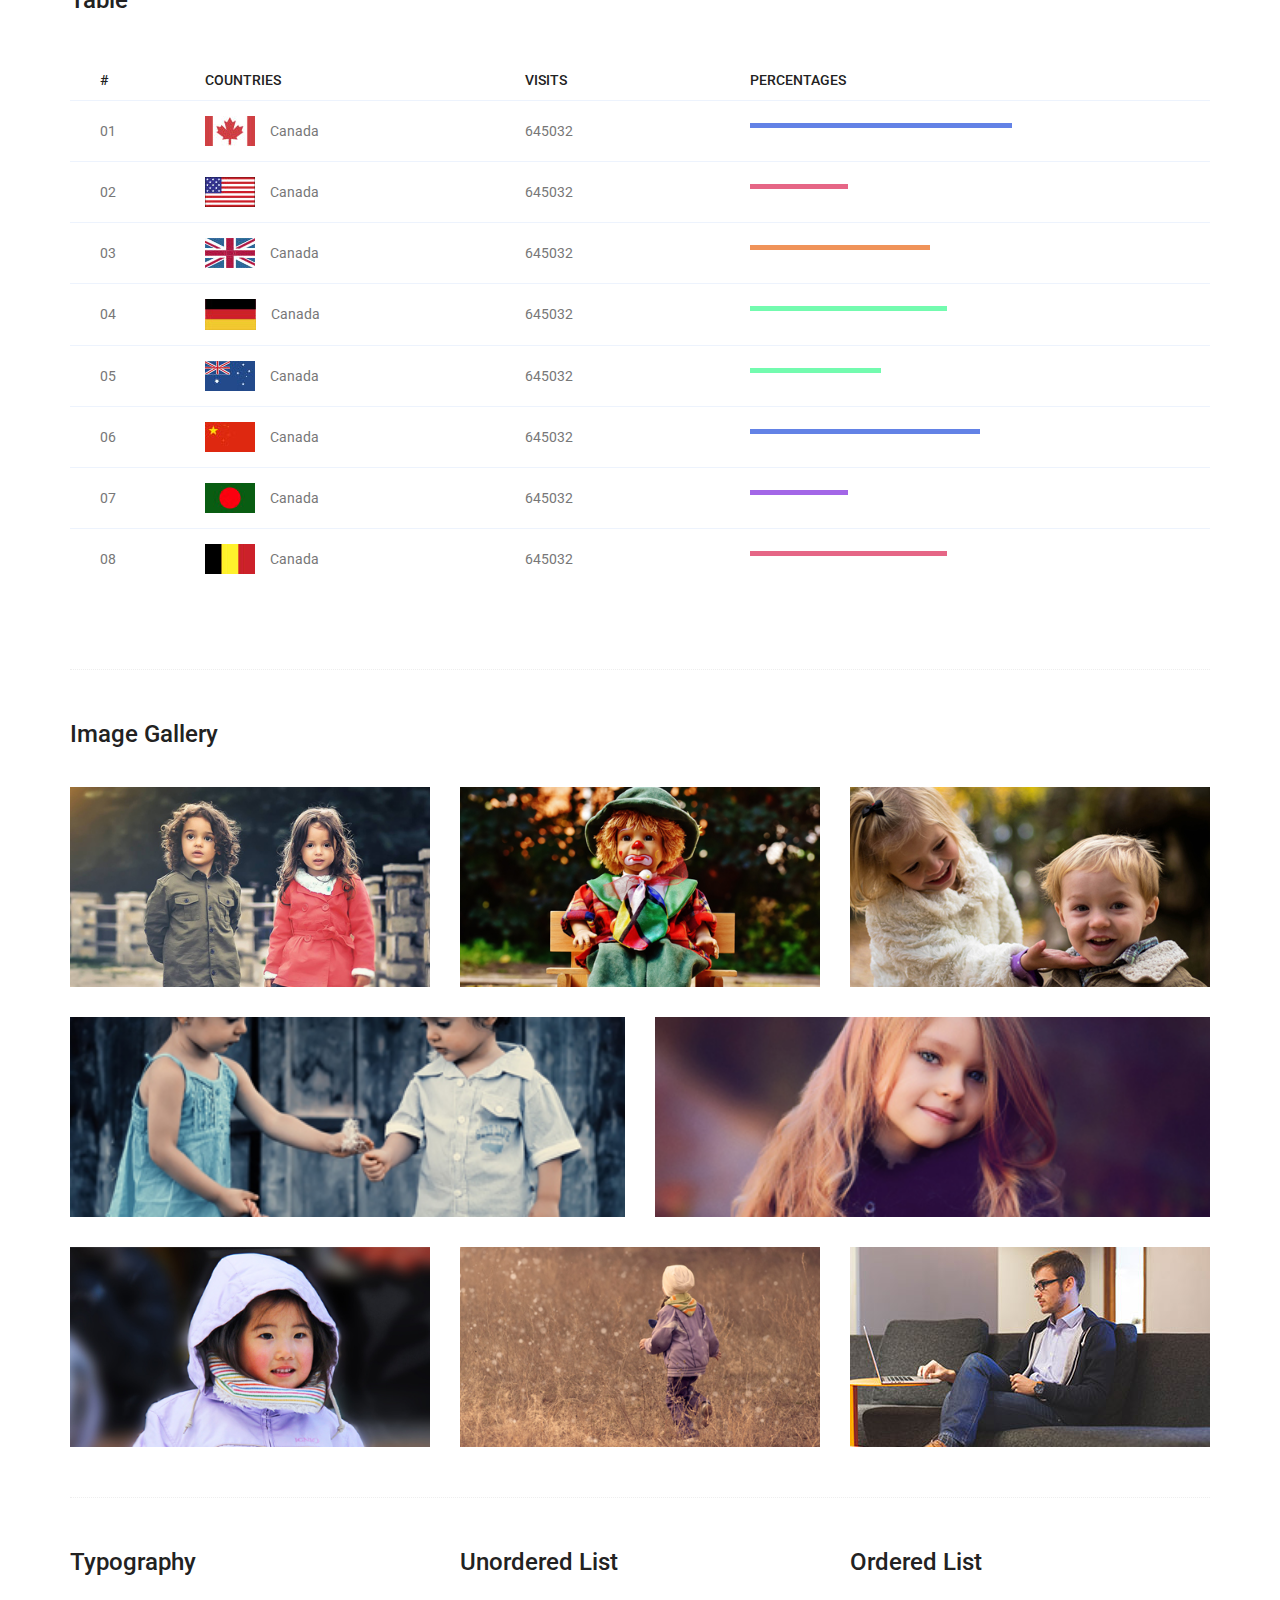
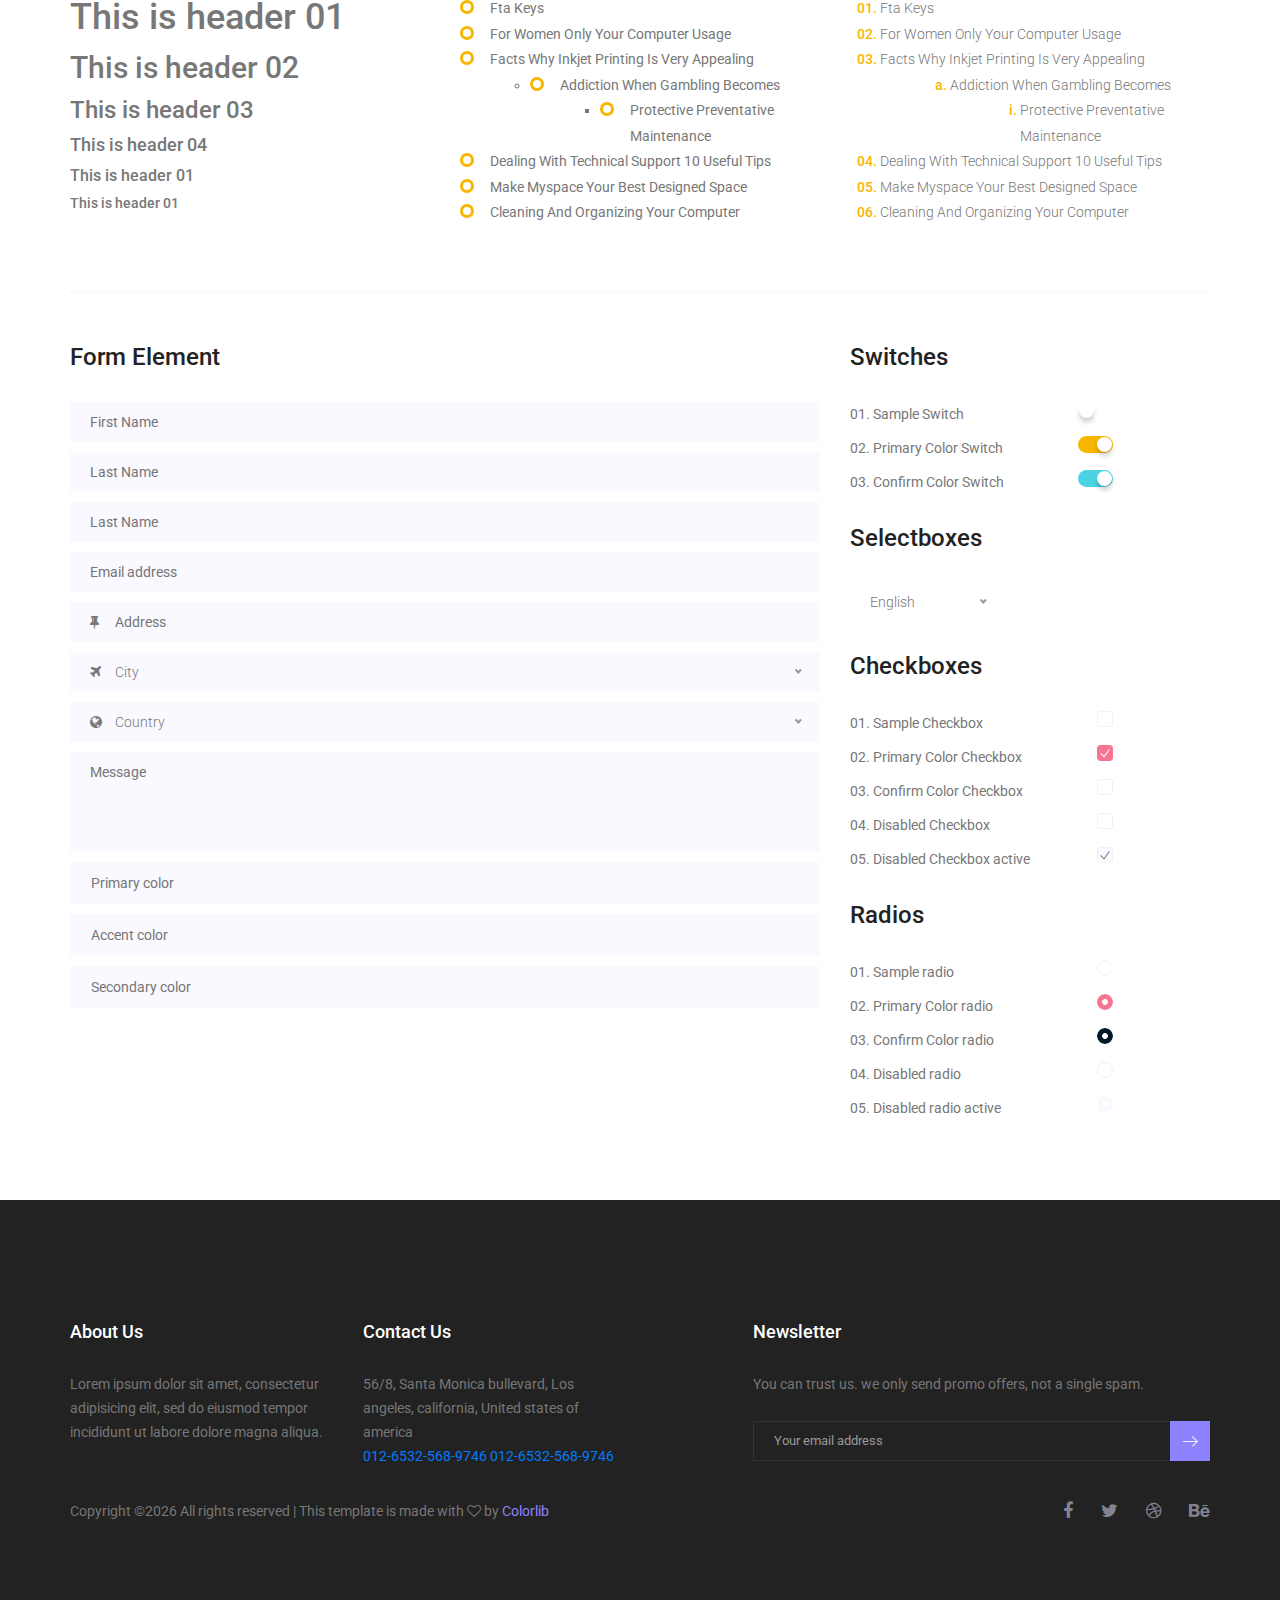
<file: elements.html>
<!doctype html>
<html lang="en">
    <head>
        <!-- Required meta tags -->
        <meta charset="utf-8">
        <meta name="viewport" content="width=device-width, initial-scale=1, shrink-to-fit=no">
        <link rel="icon" href="img/favicon.png" type="image/png">
        <title>Bizance Multi</title>
        <!-- Bootstrap CSS -->
        <link rel="stylesheet" href="css/bootstrap.css">
        <link rel="stylesheet" href="vendors/linericon/style.css">
        <link rel="stylesheet" href="css/font-awesome.min.css">
        <link rel="stylesheet" href="vendors/owl-carousel/owl.carousel.min.css">
        <link rel="stylesheet" href="vendors/lightbox/simpleLightbox.css">
        <link rel="stylesheet" href="vendors/nice-select/css/nice-select.css">
        <link rel="stylesheet" href="vendors/animate-css/animate.css">
        <!-- main css -->
        <link rel="stylesheet" href="css/style.css">
        <link rel="stylesheet" href="css/responsive.css">
    </head>
    <body>
        
        <!--================Header Menu Area =================-->
        <header class="header_area">
            <div class="main_menu">
            	<nav class="navbar navbar-expand-lg navbar-light">
					<div class="container box_1620">
						<!-- Brand and toggle get grouped for better mobile display -->
						<a class="navbar-brand logo_h" href="index.html"><img src="img/logo.png" alt=""></a>
						<button class="navbar-toggler" type="button" data-toggle="collapse" data-target="#navbarSupportedContent" aria-controls="navbarSupportedContent" aria-expanded="false" aria-label="Toggle navigation">
							<span class="icon-bar"></span>
							<span class="icon-bar"></span>
							<span class="icon-bar"></span>
						</button>
						<!-- Collect the nav links, forms, and other content for toggling -->
						<div class="collapse navbar-collapse offset" id="navbarSupportedContent">
							<ul class="nav navbar-nav menu_nav ml-auto">
								<li class="nav-item"><a class="nav-link" href="index.html">Home</a></li> 
								<li class="nav-item"><a class="nav-link" href="about-us.html">About</a></li> 
								<li class="nav-item"><a class="nav-link" href="service.html">Services</a>
								<li class="nav-item submenu dropdown active">
									<a href="#" class="nav-link dropdown-toggle" data-toggle="dropdown" role="button" aria-haspopup="true" aria-expanded="false">Pages</a>
									<ul class="dropdown-menu">
										<li class="nav-item"><a class="nav-link" href="portfolio.html">Portfolio</a>
										<li class="nav-item"><a class="nav-link" href="portfolio-details.html">Portfolio Details</a>
										<li class="nav-item"><a class="nav-link" href="elements.html">Elements</a></li>
									</ul>
								</li> 
								<li class="nav-item submenu dropdown">
									<a href="#" class="nav-link dropdown-toggle" data-toggle="dropdown" role="button" aria-haspopup="true" aria-expanded="false">Blog</a>
									<ul class="dropdown-menu">
										<li class="nav-item"><a class="nav-link" href="blog.html">Blog</a></li>
										<li class="nav-item"><a class="nav-link" href="single-blog.html">Blog Details</a></li>
									</ul>
								</li> 

								<li class="nav-item"><a class="nav-link" href="contact.html">Contact</a></li>
							</ul>
							<ul class="nav navbar-nav navbar-right">
								<li class="nav-item"><a href="#" class="search"><i class="lnr lnr-magnifier"></i></a></li>
							</ul>
						</div> 
					</div>
            	</nav>
            </div>
        </header>
        <!--================Header Menu Area =================-->
        
        <!--================Home Banner Area =================-->
        <section class="banner_area">
            <div class="banner_inner d-flex align-items-center">
				<div class="container">
					<div class="banner_content text-center">
						<div class="page_link">
							<a href="index.html">Home</a>
							<a href="elements.html">Elements</a>
						</div>
						<h2>Elements</h2>
					</div>
				</div>
            </div>
        </section>
        <!--================End Home Banner Area =================-->
        
        
        <!-- Start Sample Area -->
			<section class="sample-text-area">
				<div class="container">
					<h3 class="text-heading title_color">Text Sample</h3>
					<p class="sample-text">
						Every avid independent filmmaker has <b>Bold</b> about making that <i>Italic</i> interest documentary, or short film to show off their creative prowess. Many have great ideas and want to “wow” the<sup>Superscript</sup> scene, or video renters with their big project.  But once you have the<sub>Subscript</sub> “in the can” (no easy feat), how do you move from a <del>Strike</del> through of master DVDs with the <u>“Underline”</u> marked hand-written title inside a secondhand CD case, to a pile of cardboard boxes full of shiny new, retail-ready DVDs, with UPC barcodes and polywrap sitting on your doorstep?  You need to create eye-popping artwork and have your project replicated. Using a reputable full service DVD Replication company like PacificDisc, Inc. to partner with is certainly a helpful option to ensure a professional end result, but to help with your DVD replication project, here are 4 easy steps to follow for good DVD replication results: 

					</p>
				</div>
			</section>
			<!-- End Sample Area -->
			<!-- Start Button -->
			<section class="button-area">
				<div class="container border-top-generic">
					<h3 class="text-heading title_color">Sample Buttons</h3>
					<div class="button-group-area">
						<a href="#" class="genric-btn default">Default</a>
						<a href="#" class="genric-btn primary">Primary</a>
						<a href="#" class="genric-btn success">Success</a>
						<a href="#" class="genric-btn info">Info</a>
						<a href="#" class="genric-btn warning">Warning</a>
						<a href="#" class="genric-btn danger">Danger</a>
						<a href="#" class="genric-btn link">Link</a>
						<a href="#" class="genric-btn disable">Disable</a>
					</div>
					<div class="button-group-area mt-10">
						<a href="#" class="genric-btn default-border">Default</a>
						<a href="#" class="genric-btn primary-border">Primary</a>
						<a href="#" class="genric-btn success-border">Success</a>
						<a href="#" class="genric-btn info-border">Info</a>
						<a href="#" class="genric-btn warning-border">Warning</a>
						<a href="#" class="genric-btn danger-border">Danger</a>
						<a href="#" class="genric-btn link-border">Link</a>
						<a href="#" class="genric-btn disable">Disable</a>
					</div>
					<div class="button-group-area mt-40">
						<a href="#" class="genric-btn default radius">Default</a>
						<a href="#" class="genric-btn primary radius">Primary</a>
						<a href="#" class="genric-btn success radius">Success</a>
						<a href="#" class="genric-btn info radius">Info</a>
						<a href="#" class="genric-btn warning radius">Warning</a>
						<a href="#" class="genric-btn danger radius">Danger</a>
						<a href="#" class="genric-btn link radius">Link</a>
						<a href="#" class="genric-btn disable radius">Disable</a>
					</div>
					<div class="button-group-area mt-10">
						<a href="#" class="genric-btn default-border radius">Default</a>
						<a href="#" class="genric-btn primary-border radius">Primary</a>
						<a href="#" class="genric-btn success-border radius">Success</a>
						<a href="#" class="genric-btn info-border radius">Info</a>
						<a href="#" class="genric-btn warning-border radius">Warning</a>
						<a href="#" class="genric-btn danger-border radius">Danger</a>
						<a href="#" class="genric-btn link-border radius">Link</a>
						<a href="#" class="genric-btn disable radius">Disable</a>
					</div>
					<div class="button-group-area mt-40">
						<a href="#" class="genric-btn default circle">Default</a>
						<a href="#" class="genric-btn primary circle">Primary</a>
						<a href="#" class="genric-btn success circle">Success</a>
						<a href="#" class="genric-btn info circle">Info</a>
						<a href="#" class="genric-btn warning circle">Warning</a>
						<a href="#" class="genric-btn danger circle">Danger</a>
						<a href="#" class="genric-btn link circle">Link</a>
						<a href="#" class="genric-btn disable circle">Disable</a>
					</div>
					<div class="button-group-area mt-10">
						<a href="#" class="genric-btn default-border circle">Default</a>
						<a href="#" class="genric-btn primary-border circle">Primary</a>
						<a href="#" class="genric-btn success-border circle">Success</a>
						<a href="#" class="genric-btn info-border circle">Info</a>
						<a href="#" class="genric-btn warning-border circle">Warning</a>
						<a href="#" class="genric-btn danger-border circle">Danger</a>
						<a href="#" class="genric-btn link-border circle">Link</a>
						<a href="#" class="genric-btn disable circle">Disable</a>
					</div>
					<div class="button-group-area mt-40">
						<a href="#" class="genric-btn default circle arrow">Default<span class="lnr lnr-arrow-right"></span></a>
						<a href="#" class="genric-btn primary circle arrow">Primary<span class="lnr lnr-arrow-right"></span></a>
						<a href="#" class="genric-btn success circle arrow">Success<span class="lnr lnr-arrow-right"></span></a>
						<a href="#" class="genric-btn info circle arrow">Info<span class="lnr lnr-arrow-right"></span></a>
						<a href="#" class="genric-btn warning circle arrow">Warning<span class="lnr lnr-arrow-right"></span></a>
						<a href="#" class="genric-btn danger circle arrow">Danger<span class="lnr lnr-arrow-right"></span></a>
					</div>
					<div class="button-group-area mt-10">
						<a href="#" class="genric-btn default-border circle arrow">Default<span class="lnr lnr-arrow-right"></span></a>
						<a href="#" class="genric-btn primary-border circle arrow">Primary<span class="lnr lnr-arrow-right"></span></a>
						<a href="#" class="genric-btn success-border circle arrow">Success<span class="lnr lnr-arrow-right"></span></a>
						<a href="#" class="genric-btn info-border circle arrow">Info<span class="lnr lnr-arrow-right"></span></a>
						<a href="#" class="genric-btn warning-border circle arrow">Warning<span class="lnr lnr-arrow-right"></span></a>
						<a href="#" class="genric-btn danger-border circle arrow">Danger<span class="lnr lnr-arrow-right"></span></a>
					</div>
					<div class="button-group-area mt-40">
						<a href="#" class="genric-btn primary e-large">Extra Large</a>
						<a href="#" class="genric-btn success large">Large</a>
						<a href="#" class="genric-btn primary">Default</a>
						<a href="#" class="genric-btn success medium">Medium</a>
						<a href="#" class="genric-btn primary small">Small</a>
					</div>
					<div class="button-group-area mt-10">
						<a href="#" class="genric-btn primary-border e-large">Extra Large</a>
						<a href="#" class="genric-btn success-border large">Large</a>
						<a href="#" class="genric-btn primary-border">Default</a>
						<a href="#" class="genric-btn success-border medium">Medium</a>
						<a href="#" class="genric-btn primary-border small">Small</a>
					</div>
				</div>
			</section>
			<!-- End Button -->
			<!-- Start Align Area -->
			<div class="whole-wrap">
				<div class="container">
					<div class="section-top-border">
						<h3 class="mb-30 title_color">Left Aligned</h3>
						<div class="row">
							<div class="col-md-3">
								<img src="img/elements/d.jpg" alt="" class="img-fluid">
							</div>
							<div class="col-md-9 mt-sm-20 left-align-p">
								<p>Recently, the US Federal government banned online casinos from operating in America by making it illegal to transfer money to them through any US bank or payment system. As a result of this law, most of the popular online casino networks such as Party Gaming and PlayTech left the United States. Overnight, online casino players found themselves being chased by the Federal government. But, after a fortnight, the online casino industry came up with a solution and new online casinos started taking root. These began to operate under a different business umbrella, and by doing that, rendered the transfer of money to and from them legal. A major part of this was enlisting electronic banking systems that would accept this new clarification and start doing business with me. Listed in this article are the electronic banking systems that accept players from the United States that wish to play in online casinos.</p>
							</div>
						</div>
					</div>
					<div class="section-top-border text-right">
						<h3 class="mb-30 title_color">Right Aligned</h3>
						<div class="row">
							<div class="col-md-9">
								<p class="text-right">Over time, even the most sophisticated, memory packed computer can begin to run slow if we don’t do something to prevent it. The reason why has less to do with how computers are made and how they age and more to do with the way we use them. You see, all of the daily tasks that we do on our PC from running programs to downloading and deleting software can make our computer sluggish. To keep this from happening, you need to understand the reasons why your PC is getting slower and do something to keep your PC running at its best. You can do this through regular maintenance and PC performance optimization programs</p>
								<p class="text-right">Before we discuss all of the things that could be affecting your PC’s performance, let’s talk a little about what symptoms</p>
							</div>
							<div class="col-md-3">
								<img src="img/elements/d.jpg" alt="" class="img-fluid">
							</div>
						</div>
					</div>
					<div class="section-top-border">
						<h3 class="mb-30 title_color">Definition</h3>
						<div class="row">
							<div class="col-md-4">
								<div class="single-defination">
									<h4 class="mb-20">Definition 01</h4>
									<p>Recently, the US Federal government banned online casinos from operating in America by making it illegal to transfer money to them through any US bank or payment system. As a result of this law, most of the popular online casino networks</p>
								</div>
							</div>
							<div class="col-md-4">
								<div class="single-defination">
									<h4 class="mb-20">Definition 02</h4>
									<p>Recently, the US Federal government banned online casinos from operating in America by making it illegal to transfer money to them through any US bank or payment system. As a result of this law, most of the popular online casino networks</p>
								</div>
							</div>
							<div class="col-md-4">
								<div class="single-defination">
									<h4 class="mb-20">Definition 03</h4>
									<p>Recently, the US Federal government banned online casinos from operating in America by making it illegal to transfer money to them through any US bank or payment system. As a result of this law, most of the popular online casino networks</p>
								</div>
							</div>
						</div>
					</div>
					<div class="section-top-border">
						<h3 class="mb-30 title_color">Block Quotes</h3>
						<div class="row">
							<div class="col-lg-12">
								<blockquote class="generic-blockquote">
									“Recently, the US Federal government banned online casinos from operating in America by making it illegal to transfer money to them through any US bank or payment system. As a result of this law, most of the popular online casino networks such as Party Gaming and PlayTech left the United States. Overnight, online casino players found themselves being chased by the Federal government. But, after a fortnight, the online casino industry came up with a solution and new online casinos started taking root. These began to operate under a different business umbrella, and by doing that, rendered the transfer of money to and from them legal. A major part of this was enlisting electronic banking systems that would accept this new clarification and start doing business with me. Listed in this article are the electronic banking” 
								</blockquote>
							</div>
						</div>
					</div>
					<div class="section-top-border">
						<h3 class="mb-30 title_color">Table</h3>
						<div class="progress-table-wrap">
							<div class="progress-table">
								<div class="table-head">
									<div class="serial">#</div>
									<div class="country">Countries</div>
									<div class="visit">Visits</div>
									<div class="percentage">Percentages</div>
								</div>
								<div class="table-row">
									<div class="serial">01</div>
									<div class="country"> <img src="img/elements/f1.jpg" alt="flag">Canada</div>
									<div class="visit">645032</div>
									<div class="percentage">
										<div class="progress">
											<div class="progress-bar color-1" role="progressbar" style="width: 80%" aria-valuenow="80" aria-valuemin="0" aria-valuemax="100"></div>
										</div>
									</div>
								</div>
								<div class="table-row">
									<div class="serial">02</div>
									<div class="country"> <img src="img/elements/f2.jpg" alt="flag">Canada</div>
									<div class="visit">645032</div>
									<div class="percentage">
										<div class="progress">
											<div class="progress-bar color-2" role="progressbar" style="width: 30%" aria-valuenow="30" aria-valuemin="0" aria-valuemax="100"></div>
										</div>
									</div>
								</div>
								<div class="table-row">
									<div class="serial">03</div>
									<div class="country"> <img src="img/elements/f3.jpg" alt="flag">Canada</div>
									<div class="visit">645032</div>
									<div class="percentage">
										<div class="progress">
											<div class="progress-bar color-3" role="progressbar" style="width: 55%" aria-valuenow="55" aria-valuemin="0" aria-valuemax="100"></div>
										</div>
									</div>
								</div>
								<div class="table-row">
									<div class="serial">04</div>
									<div class="country"> <img src="img/elements/f4.jpg" alt="flag">Canada</div>
									<div class="visit">645032</div>
									<div class="percentage">
										<div class="progress">
											<div class="progress-bar color-4" role="progressbar" style="width: 60%" aria-valuenow="60" aria-valuemin="0" aria-valuemax="100"></div>
										</div>
									</div>
								</div>
								<div class="table-row">
									<div class="serial">05</div>
									<div class="country"> <img src="img/elements/f5.jpg" alt="flag">Canada</div>
									<div class="visit">645032</div>
									<div class="percentage">
										<div class="progress">
											<div class="progress-bar color-5" role="progressbar" style="width: 40%" aria-valuenow="40" aria-valuemin="0" aria-valuemax="100"></div>
										</div>
									</div>
								</div>
								<div class="table-row">
									<div class="serial">06</div>
									<div class="country"> <img src="img/elements/f6.jpg" alt="flag">Canada</div>
									<div class="visit">645032</div>
									<div class="percentage">
										<div class="progress">
											<div class="progress-bar color-6" role="progressbar" style="width: 70%" aria-valuenow="70" aria-valuemin="0" aria-valuemax="100"></div>
										</div>
									</div>
								</div>
								<div class="table-row">
									<div class="serial">07</div>
									<div class="country"> <img src="img/elements/f7.jpg" alt="flag">Canada</div>
									<div class="visit">645032</div>
									<div class="percentage">
										<div class="progress">
											<div class="progress-bar color-7" role="progressbar" style="width: 30%" aria-valuenow="30" aria-valuemin="0" aria-valuemax="100"></div>
										</div>
									</div>
								</div>
								<div class="table-row">
									<div class="serial">08</div>
									<div class="country"> <img src="img/elements/f8.jpg" alt="flag">Canada</div>
									<div class="visit">645032</div>
									<div class="percentage">
										<div class="progress">
											<div class="progress-bar color-8" role="progressbar" style="width: 60%" aria-valuenow="60" aria-valuemin="0" aria-valuemax="100"></div>
										</div>
									</div>
								</div>
							</div>
						</div>
					</div>
					<div class="section-top-border">
						<h3 class="title_color">Image Gallery</h3>
						<div class="row gallery-item">
							<div class="col-md-4">
								<a href="img/elements/g1.jpg" class="img-gal"><div class="single-gallery-image" style="background: url(img/elements/g1.jpg);"></div></a>
							</div>
							<div class="col-md-4">
								<a href="img/elements/g2.jpg" class="img-gal"><div class="single-gallery-image" style="background: url(img/elements/g2.jpg);"></div></a>
							</div>
							<div class="col-md-4">
								<a href="img/elements/g3.jpg" class="img-gal"><div class="single-gallery-image" style="background: url(img/elements/g3.jpg);"></div></a>
							</div>
							<div class="col-md-6">
								<a href="img/elements/g4.jpg" class="img-gal"><div class="single-gallery-image" style="background: url(img/elements/g4.jpg);"></div></a>
							</div>
							<div class="col-md-6">
								<a href="img/elements/g5.jpg" class="img-gal"><div class="single-gallery-image" style="background: url(img/elements/g5.jpg);"></div></a>
							</div>
							<div class="col-md-4">
								<a href="img/elements/g6.jpg" class="img-gal"><div class="single-gallery-image" style="background: url(img/elements/g6.jpg);"></div></a>
							</div>
							<div class="col-md-4">
								<a href="img/elements/g7.jpg" class="img-gal"><div class="single-gallery-image" style="background: url(img/elements/g7.jpg);"></div></a>
							</div>
							<div class="col-md-4">
								<a href="img/elements/g8.jpg" class="img-gal"><div class="single-gallery-image" style="background: url(img/elements/g8.jpg);"></div></a>
							</div>
						</div>
					</div>
					<div class="section-top-border">
						<div class="row">
							<div class="col-lg-4 col-sm-6 typo-sec">
								<h3 class="mb-20 title_color">Typography</h3>
								<div class="typography">
									<h1 class="typo-list">This is header 01</h1>
									<h2 class="typo-list">This is header 02</h2>
									<h3 class="typo-list">This is header 03</h3>
									<h4 class="typo-list">This is header 04</h4>
									<h5 class="typo-list">This is header 01</h5>
									<h6 class="typo-list">This is header 01</h6>
								</div>
							</div>
							<div class="col-lg-4 col-sm-6 mt-sm-30 typo-sec">
								<h3 class="mb-20 title_color">Unordered List</h3>
								<div class="">
									<ul class="unordered-list">
										<li>Fta Keys</li>
										<li>For Women Only Your Computer Usage</li>
										<li>Facts Why Inkjet Printing Is Very Appealing
											<ul>
												<li>Addiction When Gambling Becomes
													<ul>
														<li>Protective Preventative Maintenance</li>
													</ul>
												</li>
											</ul>
										</li>
										<li>Dealing With Technical Support 10 Useful Tips</li>
										<li>Make Myspace Your Best Designed Space</li>
										<li>Cleaning And Organizing Your Computer</li>
									</ul>
								</div>
							</div>
							<div class="col-lg-4 col-sm-6 mt-sm-30 typo-sec">
								<h3 class="mb-20 title_color">Ordered List</h3>
								<div class="">
									<ol class="ordered-list">
										<li><span>Fta Keys</span></li>
										<li><span>For Women Only Your Computer Usage</span></li>
										<li><span>Facts Why Inkjet Printing Is Very Appealing</span>
											<ol class="ordered-list-alpha">
												<li><span>Addiction When Gambling Becomes</span>
													<ol class="ordered-list-roman">
														<li><span>Protective Preventative Maintenance</span></li>
													</ol>
												</li>
											</ol>
										</li>
										<li><span>Dealing With Technical Support 10 Useful Tips</span></li>
										<li><span>Make Myspace Your Best Designed Space</span></li>
										<li><span>Cleaning And Organizing Your Computer</span></li>
									</ol>
								</div>
							</div>
						</div>
					</div>
					<div class="section-top-border">
						<div class="row">
							<div class="col-lg-8 col-md-8">
								<h3 class="mb-30 title_color">Form Element</h3>
								<form action="#">
									<div class="mt-10">
										<input type="text" name="first_name" placeholder="First Name" onfocus="this.placeholder = ''" onblur="this.placeholder = 'First Name'" required class="single-input">
									</div>
									<div class="mt-10">
										<input type="text" name="last_name" placeholder="Last Name" onfocus="this.placeholder = ''" onblur="this.placeholder = 'Last Name'" required class="single-input">
									</div>
									<div class="mt-10">
										<input type="text" name="last_name" placeholder="Last Name" onfocus="this.placeholder = ''" onblur="this.placeholder = 'Last Name'" required class="single-input">
									</div>
									<div class="mt-10">
										<input type="email" name="EMAIL" placeholder="Email address" onfocus="this.placeholder = ''" onblur="this.placeholder = 'Email address'" required class="single-input">
									</div>
									<div class="input-group-icon mt-10">
										<div class="icon"><i class="fa fa-thumb-tack" aria-hidden="true"></i></div>
										<input type="text" name="address" placeholder="Address" onfocus="this.placeholder = ''" onblur="this.placeholder = 'Address'" required class="single-input">
									</div>
									<div class="input-group-icon mt-10">
										<div class="icon"><i class="fa fa-plane" aria-hidden="true"></i></div>
										<div class="form-select" id="default-select">
											<select>
												<option value="1">City</option>
												<option value="1">Dhaka</option>
												<option value="1">Dilli</option>
												<option value="1">Newyork</option>
												<option value="1">Islamabad</option>
											</select>
										</div>
									</div>
									<div class="input-group-icon mt-10">
										<div class="icon"><i class="fa fa-globe" aria-hidden="true"></i></div>
										<div class="form-select" id="default-select2">
											<select>
												<option value="1">Country</option>
												<option value="1">Bangladesh</option>
												<option value="1">India</option>
												<option value="1">England</option>
												<option value="1">Srilanka</option>
											</select>
										</div>
									</div>
									
									<div class="mt-10">
										<textarea class="single-textarea" placeholder="Message" onfocus="this.placeholder = ''" onblur="this.placeholder = 'Message'" required></textarea>
									</div>
									<div class="mt-10">
										<input type="text" name="first_name" placeholder="Primary color" onfocus="this.placeholder = ''" onblur="this.placeholder = 'Primary color'" required class="single-input-primary">
									</div>
									<div class="mt-10">
										<input type="text" name="first_name" placeholder="Accent color" onfocus="this.placeholder = ''" onblur="this.placeholder = 'Accent color'" required class="single-input-accent">
									</div>
									<div class="mt-10">
										<input type="text" name="first_name" placeholder="Secondary color" onfocus="this.placeholder = ''" onblur="this.placeholder = 'Secondary color'" required class="single-input-secondary">
									</div>
								</form>
							</div>
							<div class="col-lg-3 col-md-4 mt-sm-30 element-wrap">
								<div class="single-element-widget">
									<h3 class="mb-30 title_color">Switches</h3>
									<div class="switch-wrap d-flex justify-content-between">
										<p>01. Sample Switch</p>
										<div class="primary-switch">
											<input type="checkbox" id="default-switch">
											<label for="default-switch"></label>
										</div>
									</div>
									<div class="switch-wrap d-flex justify-content-between">
										<p>02. Primary Color Switch</p>
										<div class="primary-switch">
											<input type="checkbox" id="primary-switch" checked>
											<label for="primary-switch"></label>
										</div>
									</div>
									<div class="switch-wrap d-flex justify-content-between">
										<p>03. Confirm Color Switch</p>
										<div class="confirm-switch">
											<input type="checkbox" id="confirm-switch" checked>
											<label for="confirm-switch"></label>
										</div>
									</div>
								</div>
								<div class="single-element-widget">
									<h3 class="mb-30 title_color">Selectboxes</h3>
									<div class="default-select" id="default-select">
										<select>
											<option value="1">English</option>
											<option value="1">Spanish</option>
											<option value="1">Arabic</option>
											<option value="1">Portuguise</option>
											<option value="1">Bengali</option>
										</select>
									</div>
								</div>
								<div class="single-element-widget">
									<h3 class="mb-30 title_color">Checkboxes</h3>
									<div class="switch-wrap d-flex justify-content-between">
										<p>01. Sample Checkbox</p>
										<div class="primary-checkbox">
											<input type="checkbox" id="default-checkbox">
											<label for="default-checkbox"></label>
										</div>
									</div>
									<div class="switch-wrap d-flex justify-content-between">
										<p>02. Primary Color Checkbox</p>
										<div class="primary-checkbox">
											<input type="checkbox" id="primary-checkbox" checked>
											<label for="primary-checkbox"></label>
										</div>
									</div>
									<div class="switch-wrap d-flex justify-content-between">
										<p>03. Confirm Color Checkbox</p>
										<div class="confirm-checkbox">
											<input type="checkbox" id="confirm-checkbox">
											<label for="confirm-checkbox"></label>
										</div>
									</div>
									<div class="switch-wrap d-flex justify-content-between">
										<p>04. Disabled Checkbox</p>
										<div class="disabled-checkbox">
											<input type="checkbox" id="disabled-checkbox" disabled>
											<label for="disabled-checkbox"></label>
										</div>
									</div>
									<div class="switch-wrap d-flex justify-content-between">
										<p>05. Disabled Checkbox active</p>
										<div class="disabled-checkbox">
											<input type="checkbox" id="disabled-checkbox-active" checked disabled>
											<label for="disabled-checkbox-active"></label>
										</div>
									</div>
								</div>
								<div class="single-element-widget">
									<h3 class="mb-30 title_color">Radios</h3>
									<div class="switch-wrap d-flex justify-content-between">
										<p>01. Sample radio</p>
										<div class="primary-radio">
											<input type="checkbox" id="default-radio">
											<label for="default-radio"></label>
										</div>
									</div>
									<div class="switch-wrap d-flex justify-content-between">
										<p>02. Primary Color radio</p>
										<div class="primary-radio">
											<input type="checkbox" id="primary-radio" checked>
											<label for="primary-radio"></label>
										</div>
									</div>
									<div class="switch-wrap d-flex justify-content-between">
										<p>03. Confirm Color radio</p>
										<div class="confirm-radio">
											<input type="checkbox" id="confirm-radio" checked>
											<label for="confirm-radio"></label>
										</div>
									</div>
									<div class="switch-wrap d-flex justify-content-between">
										<p>04. Disabled radio</p>
										<div class="disabled-radio">
											<input type="checkbox" id="disabled-radio" disabled>
											<label for="disabled-radio"></label>
										</div>
									</div>
									<div class="switch-wrap d-flex justify-content-between">
										<p>05. Disabled radio active</p>
										<div class="disabled-radio">
											<input type="checkbox" id="disabled-radio-active" checked disabled>
											<label for="disabled-radio-active"></label>
										</div>
									</div>
								</div>
							</div>
						</div>
					</div>
				</div>
			</div>
			<!-- End Align Area -->
        
        <!--================ start footer Area  =================-->	
        <footer class="footer-area p_120">
            <div class="container">
                <div class="row">
                    <div class="col-lg-3  col-md-6 col-sm-6">
                        <div class="single-footer-widget ab_wd">
                            <h6 class="footer_title">About Us</h6>
                            <p>Lorem ipsum dolor sit amet, consectetur adipisicing elit, sed do eiusmod tempor incididunt ut labore dolore magna aliqua.</p>
                        </div>
                    </div>
                    <div class="col-lg-3 col-md-6 col-sm-6">
                        <div class="single-footer-widget contact_wd">
                            <h6 class="footer_title">Contact Us</h6>
                            <p>56/8, Santa Monica bullevard, Los angeles, california, United states of america</p>	
                            <a href="tel:01265325689746">012-6532-568-9746</a>			
                            <a href="tel:01265325689746">012-6532-568-9746</a>			
                        </div>
                    </div>							
                    <div class="col-lg-5 col-md-6 col-sm-6 offset-lg-1">
                        <div class="single-footer-widget">
                            <h6 class="footer_title">Newsletter</h6>
                            <p>You can trust us. we only send promo offers, not a single spam.</p>		
                            <div id="mc_embed_signup">
                                <form target="_blank" action="https://spondonit.us12.list-manage.com/subscribe/post?u=1462626880ade1ac87bd9c93a&amp;id=92a4423d01" method="get" class="subscribe_form relative">
                                    <div class="input-group d-flex flex-row">
                                        <input name="EMAIL" placeholder="Your email address" onfocus="this.placeholder = ''" onblur="this.placeholder = 'Email Address '" required="" type="email">
                                        <button class="btn sub-btn"><span class="lnr lnr-arrow-right"></span></button>		
                                    </div>									
                                    <div class="mt-10 info"></div>
                                </form>
                            </div>
                        </div>
                    </div>
                </div>
                <div class="row footer-bottom d-flex justify-content-between align-items-center">
                    <p class="col-lg-8 col-md-8 footer-text m-0"><!-- Link back to Colorlib can't be removed. Template is licensed under CC BY 3.0. -->
Copyright &copy;<script>document.write(new Date().getFullYear());</script> All rights reserved | This template is made with <i class="fa fa-heart-o" aria-hidden="true"></i> by <a href="https://colorlib.com" target="_blank">Colorlib</a>
<!-- Link back to Colorlib can't be removed. Template is licensed under CC BY 3.0. --></p>
                    <div class="col-lg-4 col-md-4 footer-social">
                        <a href="#"><i class="fa fa-facebook"></i></a>
                        <a href="#"><i class="fa fa-twitter"></i></a>
                        <a href="#"><i class="fa fa-dribbble"></i></a>
                        <a href="#"><i class="fa fa-behance"></i></a>
                    </div>
                </div>
            </div>
        </footer>
		<!--================ End footer Area  =================-->
        
        
        
        
        <!-- Optional JavaScript -->
        <!-- jQuery first, then Popper.js, then Bootstrap JS -->
        <script src="js/jquery-3.2.1.min.js"></script>
        <script src="js/popper.js"></script>
        <script src="js/bootstrap.min.js"></script>
        <script src="js/stellar.js"></script>
        <script src="vendors/lightbox/simpleLightbox.min.js"></script>
        <script src="vendors/nice-select/js/jquery.nice-select.min.js"></script>
        <script src="vendors/isotope/imagesloaded.pkgd.min.js"></script>
        <script src="vendors/isotope/isotope-min.js"></script>
        <script src="vendors/owl-carousel/owl.carousel.min.js"></script>
        <script src="vendors/jquery-ui/jquery-ui.js"></script>
        <script src="js/jquery.ajaxchimp.min.js"></script>
        <script src="vendors/counter-up/jquery.waypoints.min.js"></script>
        <script src="vendors/counter-up/jquery.counterup.js"></script>
        <script src="js/mail-script.js"></script>
        <script src="js/theme.js"></script>
    </body>
</html>
</file>
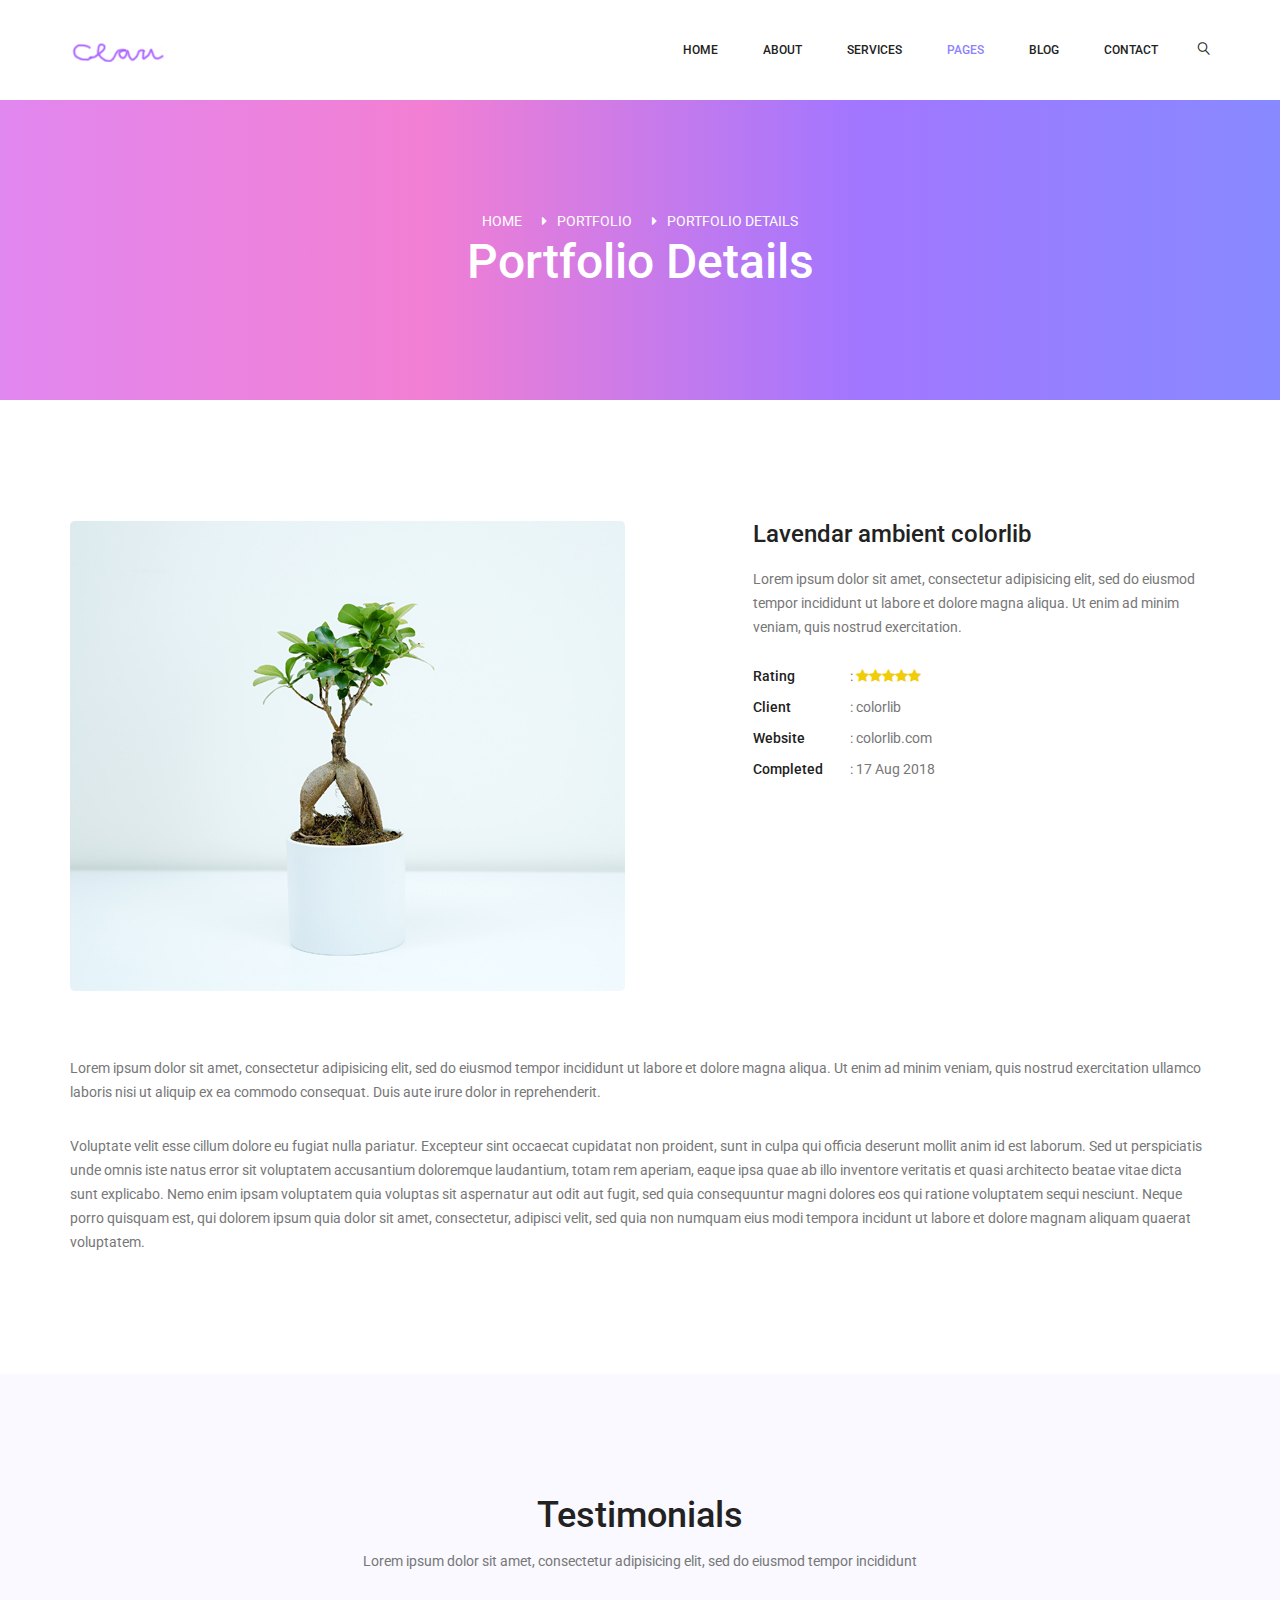
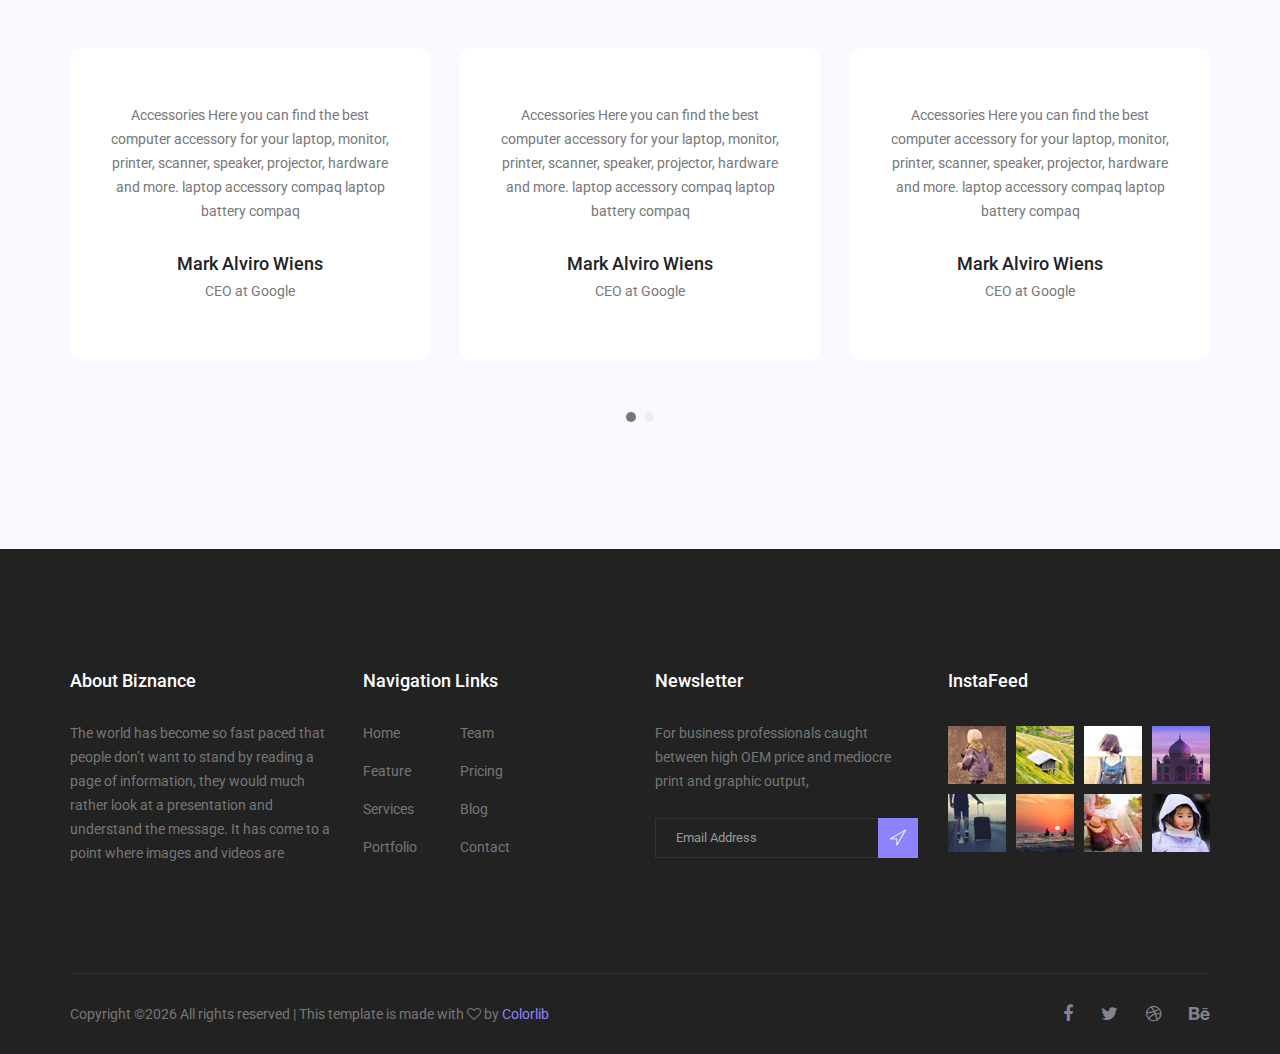
<file: portfolio-details.html>
<!doctype html>
<html lang="en">
    <head>
        <!-- Required meta tags -->
        <meta charset="utf-8">
        <meta name="viewport" content="width=device-width, initial-scale=1, shrink-to-fit=no">
        <link rel="icon" href="img/favicon.png" type="image/png">
        <title>Bizance Multi</title>
        <!-- Bootstrap CSS -->
        <link rel="stylesheet" href="css/bootstrap.css">
        <link rel="stylesheet" href="vendors/linericon/style.css">
        <link rel="stylesheet" href="css/font-awesome.min.css">
        <link rel="stylesheet" href="vendors/owl-carousel/owl.carousel.min.css">
        <link rel="stylesheet" href="vendors/lightbox/simpleLightbox.css">
        <link rel="stylesheet" href="vendors/nice-select/css/nice-select.css">
        <link rel="stylesheet" href="vendors/animate-css/animate.css">
        <!-- main css -->
        <link rel="stylesheet" href="css/style.css">
        <link rel="stylesheet" href="css/responsive.css">
    </head>
    <body>
        
        <!--================Header Menu Area =================-->
        <header class="header_area">
            <div class="main_menu">
            	<nav class="navbar navbar-expand-lg navbar-light">
					<div class="container box_1620">
						<!-- Brand and toggle get grouped for better mobile display -->
						<a class="navbar-brand logo_h" href="index.html"><img src="img/logo.png" alt=""></a>
						<button class="navbar-toggler" type="button" data-toggle="collapse" data-target="#navbarSupportedContent" aria-controls="navbarSupportedContent" aria-expanded="false" aria-label="Toggle navigation">
							<span class="icon-bar"></span>
							<span class="icon-bar"></span>
							<span class="icon-bar"></span>
						</button>
						<!-- Collect the nav links, forms, and other content for toggling -->
						<div class="collapse navbar-collapse offset" id="navbarSupportedContent">
							<ul class="nav navbar-nav menu_nav ml-auto">
								<li class="nav-item"><a class="nav-link" href="index.html">Home</a></li> 
								<li class="nav-item"><a class="nav-link" href="about-us.html">About</a></li> 
								<li class="nav-item"><a class="nav-link" href="service.html">Services</a>
								<li class="nav-item submenu dropdown active">
									<a href="#" class="nav-link dropdown-toggle" data-toggle="dropdown" role="button" aria-haspopup="true" aria-expanded="false">Pages</a>
									<ul class="dropdown-menu">
										<li class="nav-item"><a class="nav-link" href="portfolio.html">Portfolio</a>
										<li class="nav-item"><a class="nav-link" href="portfolio-details.html">Portfolio Details</a>
										<li class="nav-item"><a class="nav-link" href="elements.html">Elements</a></li>
									</ul>
								</li> 
								<li class="nav-item submenu dropdown">
									<a href="#" class="nav-link dropdown-toggle" data-toggle="dropdown" role="button" aria-haspopup="true" aria-expanded="false">Blog</a>
									<ul class="dropdown-menu">
										<li class="nav-item"><a class="nav-link" href="blog.html">Blog</a></li>
										<li class="nav-item"><a class="nav-link" href="single-blog.html">Blog Details</a></li>
									</ul>
								</li> 

								<li class="nav-item"><a class="nav-link" href="contact.html">Contact</a></li>
							</ul>
							<ul class="nav navbar-nav navbar-right">
								<li class="nav-item"><a href="#" class="search"><i class="lnr lnr-magnifier"></i></a></li>
							</ul>
						</div> 
					</div>
            	</nav>
            </div>
        </header>
        <!--================Header Menu Area =================-->
        
        <!--================Home Banner Area =================-->
        <section class="banner_area">
            <div class="banner_inner d-flex align-items-center">
				<div class="container">
					<div class="banner_content text-center">
						<div class="page_link">
							<a href="index.html">Home</a>
							<a href="portfolio.html">Portfolio</a>
							<a href="portfolio.html">Portfolio Details</a>
						</div>
						<h2>Portfolio Details</h2>
					</div>
				</div>
            </div>
        </section>
        <!--================End Home Banner Area =================-->
        
        <!--================Portfolio Details Area =================-->
        <section class="portfolio_details_area p_120">
        	<div class="container">
        		<div class="portfolio_details_inner">
					<div class="row">
						<div class="col-md-6">
							<div class="left_img">
								<img class="img-fluid" src="img/gallery/portfolio_details.jpg" alt="">
							</div>
						</div>
						<div class="col-md-6">
							<div class="portfolio_right_text">
								<h4>Lavendar ambient colorlib</h4>
								<p>Lorem ipsum dolor sit amet, consectetur adipisicing elit, sed do eiusmod tempor incididunt ut labore et dolore magna aliqua. Ut enim ad minim veniam, quis nostrud exercitation.</p>
								<ul class="list">
									<li><span>Rating</span>: <i class="fa fa-star"></i><i class="fa fa-star"></i><i class="fa fa-star"></i><i class="fa fa-star"></i><i class="fa fa-star"></i></li>
									<li><span>Client</span>:  colorlib</li>
									<li><span>Website</span>:  colorlib.com</li>
									<li><span>Completed</span>:  17 Aug 2018</li>
								</ul>
							</div>
						</div>
					</div>
       				<p>Lorem ipsum dolor sit amet, consectetur adipisicing elit, sed do eiusmod tempor incididunt ut labore et dolore magna aliqua. Ut enim ad minim veniam, quis nostrud exercitation ullamco laboris nisi ut aliquip ex ea commodo consequat. Duis aute irure dolor in reprehenderit.</p>
       				<p>Voluptate velit esse cillum dolore eu fugiat nulla pariatur. Excepteur sint occaecat cupidatat non proident, sunt in culpa qui officia deserunt mollit anim id est laborum. Sed ut perspiciatis unde omnis iste natus error sit voluptatem accusantium doloremque laudantium, totam rem aperiam, eaque ipsa quae ab illo inventore veritatis et quasi architecto beatae vitae dicta sunt explicabo. Nemo enim ipsam voluptatem quia voluptas sit aspernatur aut odit aut fugit, sed quia consequuntur magni dolores eos qui ratione voluptatem sequi nesciunt. Neque porro quisquam est, qui dolorem ipsum quia dolor sit amet, consectetur, adipisci velit, sed quia non numquam eius modi tempora incidunt ut labore et dolore magnam aliquam quaerat voluptatem.</p>
        		</div>
        	</div>
        </section>
        <!--================End Portfolio Details Area =================-->
        
        <!--================Text Members Area =================-->
        <section class="text_members_area p_120">
        	<div class="container">
        		<div class="main_title">
        			<h2>Testimonials</h2>
        			<p>Lorem ipsum dolor sit amet, consectetur adipisicing elit, sed do eiusmod tempor incididunt</p>
        		</div>
        		<div class="member_slider owl-carousel">
        			<div class="item">
        				<div class="member_item">
        					<p>Accessories Here you can find the best computer accessory for your laptop, monitor, printer, scanner, speaker, projector, hardware and more. laptop accessory compaq laptop battery compaq</p>
        					<h4>Mark Alviro Wiens</h4>
        					<h5>CEO at Google</h5>
        				</div>
        			</div>
        			<div class="item">
        				<div class="member_item">
        					<p>Accessories Here you can find the best computer accessory for your laptop, monitor, printer, scanner, speaker, projector, hardware and more. laptop accessory compaq laptop battery compaq</p>
        					<h4>Mark Alviro Wiens</h4>
        					<h5>CEO at Google</h5>
        				</div>
        			</div>
        			<div class="item">
        				<div class="member_item">
        					<p>Accessories Here you can find the best computer accessory for your laptop, monitor, printer, scanner, speaker, projector, hardware and more. laptop accessory compaq laptop battery compaq</p>
        					<h4>Mark Alviro Wiens</h4>
        					<h5>CEO at Google</h5>
        				</div>
        			</div>
        			<div class="item">
        				<div class="member_item">
        					<p>Accessories Here you can find the best computer accessory for your laptop, monitor, printer, scanner, speaker, projector, hardware and more. laptop accessory compaq laptop battery compaq</p>
        					<h4>Mark Alviro Wiens</h4>
        					<h5>CEO at Google</h5>
        				</div>
        			</div>
        			<div class="item">
        				<div class="member_item">
        					<p>Accessories Here you can find the best computer accessory for your laptop, monitor, printer, scanner, speaker, projector, hardware and more. laptop accessory compaq laptop battery compaq</p>
        					<h4>Mark Alviro Wiens</h4>
        					<h5>CEO at Google</h5>
        				</div>
        			</div>
        			<div class="item">
        				<div class="member_item">
        					<p>Accessories Here you can find the best computer accessory for your laptop, monitor, printer, scanner, speaker, projector, hardware and more. laptop accessory compaq laptop battery compaq</p>
        					<h4>Mark Alviro Wiens</h4>
        					<h5>CEO at Google</h5>
        				</div>
        			</div>
        		</div>
        	</div>
        </section>
        <!--================End Text Members Area =================-->
        
        <!--================ start footer Area  =================-->	
        <footer class="footer-area section_gap">
            <div class="container">
                <div class="row">
                    <div class="col-lg-3  col-md-6 col-sm-6">
                        <div class="single-footer-widget">
                            <h6 class="footer_title">About Biznance</h6>
                            <p>The world has become so fast paced that people don’t want to stand by reading a page of information, they would much rather look at a presentation and understand the message. It has come to a point where images and videos are</p>
                        </div>
                    </div>
                    <div class="col-lg-3 col-md-6 col-sm-6">
                        <div class="single-footer-widget">
                            <h6 class="footer_title">Navigation Links</h6>
                            <div class="row">
                                <div class="col-4">
                                    <ul class="list">
                                        <li><a href="#">Home</a></li>
                                        <li><a href="#">Feature</a></li>
                                        <li><a href="#">Services</a></li>
                                        <li><a href="#">Portfolio</a></li>
                                    </ul>
                                </div>
                                <div class="col-4">
                                    <ul class="list">
                                        <li><a href="#">Team</a></li>
                                        <li><a href="#">Pricing</a></li>
                                        <li><a href="#">Blog</a></li>
                                        <li><a href="#">Contact</a></li>
                                    </ul>
                                </div>										
                            </div>							
                        </div>
                    </div>							
                    <div class="col-lg-3 col-md-6 col-sm-6">
                        <div class="single-footer-widget">
                            <h6 class="footer_title">Newsletter</h6>
                            <p>For business professionals caught between high OEM price and mediocre print and graphic output, </p>		
                            <div id="mc_embed_signup">
                                <form target="_blank" action="https://spondonit.us12.list-manage.com/subscribe/post?u=1462626880ade1ac87bd9c93a&amp;id=92a4423d01" method="get" class="subscribe_form relative">
                                    <div class="input-group d-flex flex-row">
                                        <input name="EMAIL" placeholder="Email Address" onfocus="this.placeholder = ''" onblur="this.placeholder = 'Email Address '" required="" type="email">
                                        <button class="btn sub-btn"><span class="lnr lnr-location"></span></button>		
                                    </div>									
                                    <div class="mt-10 info"></div>
                                </form>
                            </div>
                        </div>
                    </div>
                    <div class="col-lg-3 col-md-6 col-sm-6">
                        <div class="single-footer-widget instafeed">
                            <h6 class="footer_title">InstaFeed</h6>
                            <ul class="list instafeed d-flex flex-wrap">
                                <li><img src="img/instagram/Image-01.jpg" alt=""></li>
                                <li><img src="img/instagram/Image-02.jpg" alt=""></li>
                                <li><img src="img/instagram/Image-03.jpg" alt=""></li>
                                <li><img src="img/instagram/Image-04.jpg" alt=""></li>
                                <li><img src="img/instagram/Image-05.jpg" alt=""></li>
                                <li><img src="img/instagram/Image-06.jpg" alt=""></li>
                                <li><img src="img/instagram/Image-07.jpg" alt=""></li>
                                <li><img src="img/instagram/Image-08.jpg" alt=""></li>
                            </ul>
                        </div>
                    </div>						
                </div>
                <div class="border_line"></div>
                <div class="row footer-bottom d-flex justify-content-between align-items-center">
                    <p class="col-lg-8 col-md-8 footer-text m-0"><!-- Link back to Colorlib can't be removed. Template is licensed under CC BY 3.0. -->
Copyright &copy;<script>document.write(new Date().getFullYear());</script> All rights reserved | This template is made with <i class="fa fa-heart-o" aria-hidden="true"></i> by <a href="https://colorlib.com" target="_blank">Colorlib</a>
<!-- Link back to Colorlib can't be removed. Template is licensed under CC BY 3.0. --></p>
                    <div class="col-lg-4 col-md-4 footer-social">
                        <a href="#"><i class="fa fa-facebook"></i></a>
                        <a href="#"><i class="fa fa-twitter"></i></a>
                        <a href="#"><i class="fa fa-dribbble"></i></a>
                        <a href="#"><i class="fa fa-behance"></i></a>
                    </div>
                </div>
            </div>
        </footer>
		<!--================ End footer Area  =================-->
        
        
        
        
        <!-- Optional JavaScript -->
        <!-- jQuery first, then Popper.js, then Bootstrap JS -->
        <script src="js/jquery-3.2.1.min.js"></script>
        <script src="js/popper.js"></script>
        <script src="js/bootstrap.min.js"></script>
        <script src="js/stellar.js"></script>
        <script src="vendors/lightbox/simpleLightbox.min.js"></script>
        <script src="vendors/nice-select/js/jquery.nice-select.min.js"></script>
        <script src="vendors/isotope/imagesloaded.pkgd.min.js"></script>
        <script src="vendors/isotope/isotope-min.js"></script>
        <script src="vendors/owl-carousel/owl.carousel.min.js"></script>
        <script src="js/jquery.ajaxchimp.min.js"></script>
        <script src="vendors/counter-up/jquery.waypoints.min.js"></script>
        <script src="vendors/counter-up/jquery.counterup.js"></script>
        <script src="js/mail-script.js"></script>
        <script src="js/theme.js"></script>
    </body>
</html>
</file>
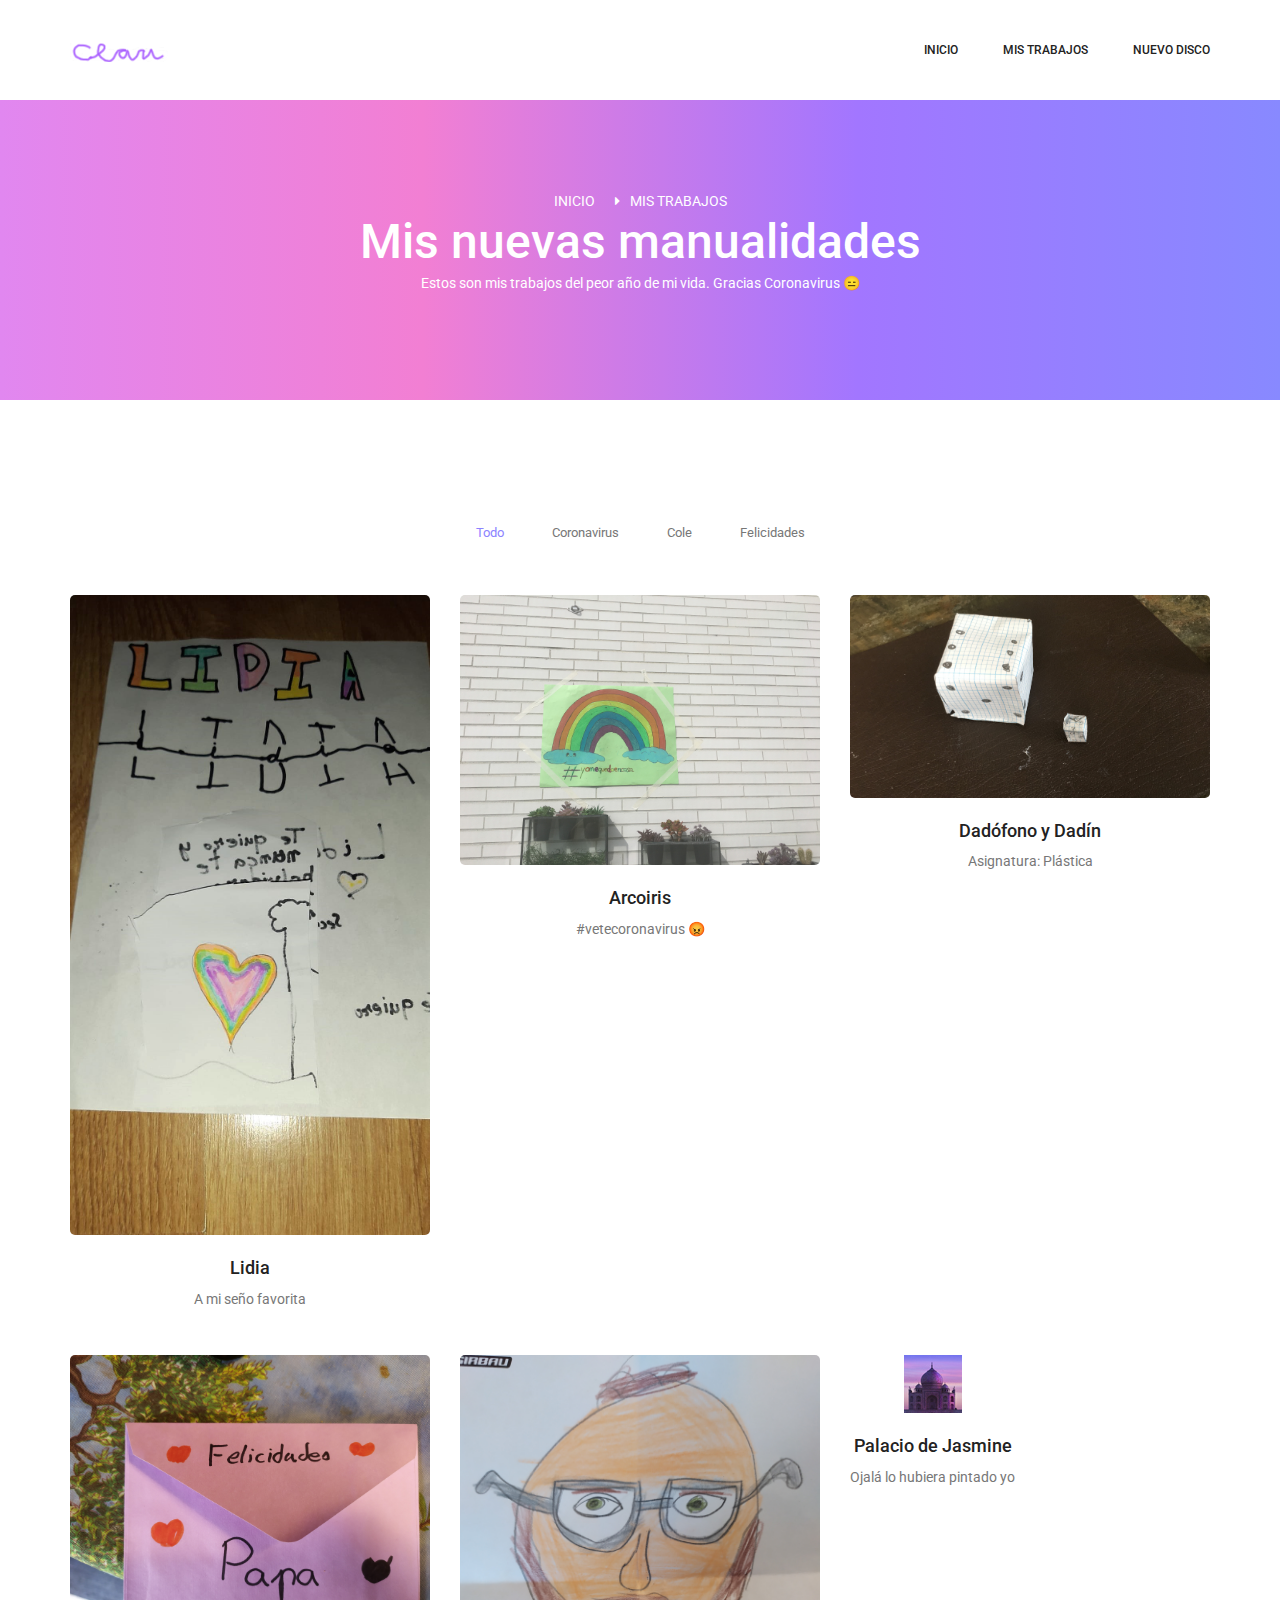
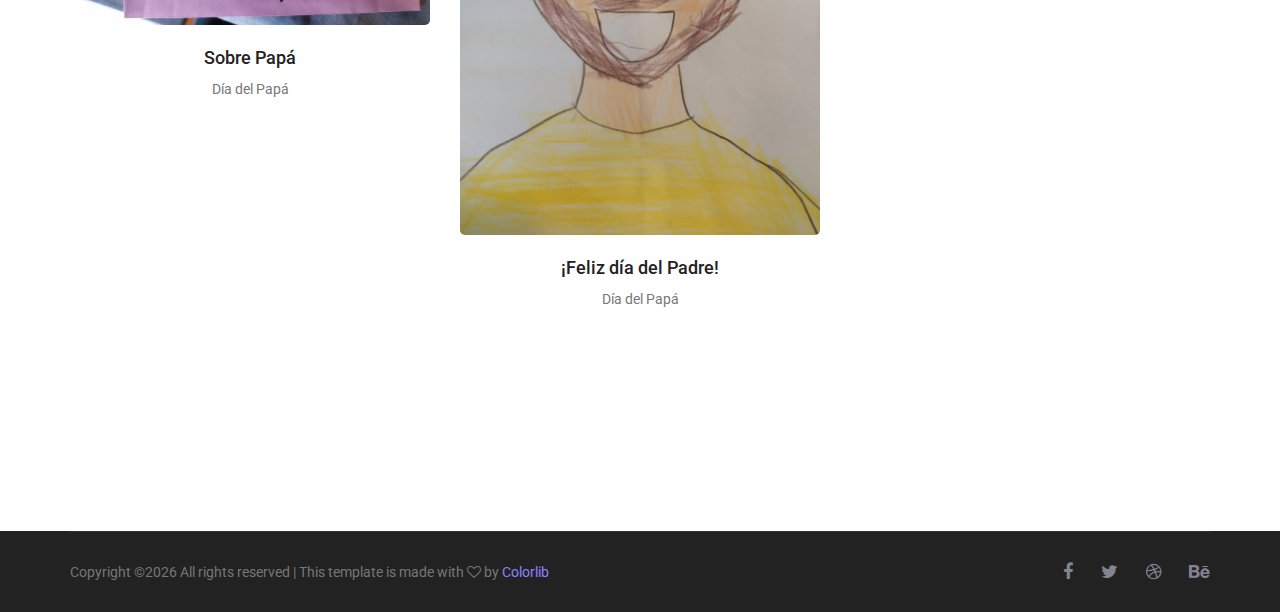
<file: portfolio.html>
<!doctype html>
<html lang="en">
    <head>
        <!-- Required meta tags -->
        <meta charset="utf-8">
        <meta name="viewport" content="width=device-width, initial-scale=1, shrink-to-fit=no">
        <link rel="icon" href="img/favicon.png" type="image/png">
        <title>Manualidades de Clau</title>
        <!-- Bootstrap CSS -->
        <link rel="stylesheet" href="css/bootstrap.css">
        <link rel="stylesheet" href="vendors/linericon/style.css">
        <link rel="stylesheet" href="css/font-awesome.min.css">
        <link rel="stylesheet" href="vendors/owl-carousel/owl.carousel.min.css">
        <link rel="stylesheet" href="vendors/lightbox/simpleLightbox.css">
        <link rel="stylesheet" href="vendors/nice-select/css/nice-select.css">
        <link rel="stylesheet" href="vendors/animate-css/animate.css">
        <!-- main css -->
        <link rel="stylesheet" href="css/style.css">
        <link rel="stylesheet" href="css/responsive.css">
    </head>
    <body>
        
        <!--================Header Menu Area =================-->
        <header class="header_area">
            <div class="main_menu">
            	<nav class="navbar navbar-expand-lg navbar-light">
					<div class="container box_1620">
						<!-- Brand and toggle get grouped for better mobile display -->
						<a class="navbar-brand logo_h" href="index.html"><img src="img/logo.png" alt=""></a>
						<button class="navbar-toggler" type="button" data-toggle="collapse" data-target="#navbarSupportedContent" aria-controls="navbarSupportedContent" aria-expanded="false" aria-label="Toggle navigation">
							<span class="icon-bar"></span>
							<span class="icon-bar"></span>
							<span class="icon-bar"></span>
						</button>
						<!-- Collect the nav links, forms, and other content for toggling -->
						<div class="collapse navbar-collapse offset" id="navbarSupportedContent">
							<ul class="nav navbar-nav menu_nav ml-auto">
								<li class="nav-item"><a class="nav-link" href="index.html">Inicio</a></li> 
								<li class="nav-item"><a class="nav-link" href="portfolio.html">Mis trabajos</a></li> 
								<li class="nav-item"><a class="nav-link" href="disco.html">Nuevo disco</a></li> 
								<!-- <li class="nav-item"><a class="nav-link" href="about-us.html">About</a></li> 
								<li class="nav-item"><a class="nav-link" href="service.html">Services</a>
								<li class="nav-item submenu dropdown active">
									<a href="#" class="nav-link dropdown-toggle" data-toggle="dropdown" role="button" aria-haspopup="true" aria-expanded="false">Pages</a>
									<ul class="dropdown-menu">
										<li class="nav-item"><a class="nav-link" href="portfolio.html">Portfolio</a>
										<li class="nav-item"><a class="nav-link" href="portfolio-details.html">Portfolio Details</a>
										<li class="nav-item"><a class="nav-link" href="elements.html">Elements</a></li>
									</ul>
								</li> 
								<li class="nav-item submenu dropdown">
									<a href="#" class="nav-link dropdown-toggle" data-toggle="dropdown" role="button" aria-haspopup="true" aria-expanded="false">Blog</a>
									<ul class="dropdown-menu">
										<li class="nav-item"><a class="nav-link" href="blog.html">Blog</a></li>
										<li class="nav-item"><a class="nav-link" href="single-blog.html">Blog Details</a></li>
									</ul>
								</li> 

								<li class="nav-item"><a class="nav-link" href="contact.html">Contact</a></li> -->
							</ul>
							<!-- <ul class="nav navbar-nav navbar-right">
								<li class="nav-item"><a href="#" class="search"><i class="lnr lnr-magnifier"></i></a></li>
							</ul> -->
						</div> 
					</div>
            	</nav>
            </div>
        </header>
        <!--================Header Menu Area =================-->
        
        <!--================Home Banner Area =================-->
        <section class="banner_area">
            <div class="banner_inner d-flex align-items-center">
				<div class="container">
					<div class="banner_content text-center">
						<div class="page_link">
							<a href="index.html">Inicio</a>
							<a href="portfolio.html">Mis trabajos</a>
						</div>
						<h2>Mis nuevas manualidades</h2>
						<p>Estos son mis trabajos del peor año de mi vida. Gracias Coronavirus 😑</p>
					</div>
				</div>
            </div>
        </section>
        <!--================End Home Banner Area =================-->
        
        <!--================Home Gallery Area =================-->
        <section class="home_gallery_area p_120">
        	<div class="container">
        		<div class="isotope_fillter">
        			<ul class="gallery_filter list">
						<li class="active" data-filter="*"><a href="#">Todo</a></li>
						<li data-filter=".coronavirus"><a href="#">Coronavirus</a></li>
						<li data-filter=".cole"><a href="#">Cole</a></li>
						<li data-filter=".felicidades"><a href="#">Felicidades</a></li>
					</ul>
        		</div>
        	</div>
        	<div class="container">
        		<div class="gallery_f_inner row imageGallery1">
        			<div class="col-lg-4 col-md-4 col-sm-6">
        				<div class="h_gallery_item">
        					<div class="g_img_item">
        						<img class="img-fluid" src="img/gallery/project-1.jpg" alt="">
        						<a class="light" href="img/gallery/project-1.jpg"><img src="img/gallery/icon.png" alt=""></a>
        					</div>
        					<div class="g_item_text">
        						<h4>Lidia</h4>
        						<p>A mi seño favorita</p>
        					</div>
        				</div>
        			</div>
        			<div class="col-lg-4 col-md-4 col-sm-6 coronavirus">
        				<div class="h_gallery_item">
        					<div class="g_img_item">
        						<img class="img-fluid" src="img/gallery/project-2.jpg" alt="">
        						<a class="light" href="img/gallery/project-2.jpg"><img src="img/gallery/icon.png" alt=""></a>
        					</div>
        					<div class="g_item_text">
        						<h4>Arcoiris</h4>
        						<p>#vetecoronavirus 😡</p>
        					</div>
        				</div>
        			</div>
        			<div class="col-lg-4 col-md-4 col-sm-6 cole">
        				<div class="h_gallery_item">
        					<div class="g_img_item">
        						<img class="img-fluid" src="img/gallery/project-3.jpg" alt="">
        						<a class="light" href="img/gallery/project-3.jpg"><img src="img/gallery/icon.png" alt=""></a>
        					</div>
        					<div class="g_item_text">
        						<h4>Dadófono y Dadín</h4>
        						<p>Asignatura: Plástica</p>
        					</div>
        				</div>
        			</div>
        			<div class="col-lg-4 col-md-4 col-sm-6 felicidades">
        				<div class="h_gallery_item">
        					<div class="g_img_item">
        						<img class="img-fluid" src="img/gallery/project-4.jpg" alt="">
        						<a class="light" href="img/gallery/project-4.jpg"><img src="img/gallery/icon.png" alt=""></a>
        					</div>
        					<div class="g_item_text">
        						<h4>Sobre Papá</h4>
        						<p>Día del Papá</p>
        					</div>
        				</div>
        			</div>
        			<div class="col-lg-4 col-md-4 col-sm-6 felicidades">
        				<div class="h_gallery_item">
        					<div class="g_img_item">
        						<img class="img-fluid" src="img/gallery/project-5.jpg" alt="">
        						<a class="light" href="img/gallery/project-5.jpg"><img src="img/gallery/icon.png" alt=""></a>
        					</div>
        					<div class="g_item_text">
        						<h4>¡Feliz día del Padre!</h4>
        						<p>Día del Papá</p>
        					</div>
        				</div>
        			</div>
        			<div class="col-lg-4 col-md-4 col-sm-6">
        				<div class="h_gallery_item">
        					<div class="g_img_item">
        						<img class="img-fluid" src="img/instagram/Image-04.jpg" alt="">
        						<a class="light" href="img/instagram/Image-04.jpg"><img src="img/gallery/icon.png" alt=""></a>
        					</div>
        					<div class="g_item_text">
        						<h4>Palacio de Jasmine</h4>
        						<p>Ojalá lo hubiera pintado yo</p>
        					</div>
        				</div>
        			</div>
        		</div>
        	</div>
        </section>
        <!--================End Home Gallery Area =================-->
       
        <!--================ start footer Area  =================-->	
        <footer class="footer-area-short section_gap">
            <div class="container">
                <div class="border_line"></div>
                <div class="row footer-bottom d-flex justify-content-between align-items-center">
                    <p class="col-lg-8 col-md-8 footer-text m-0"><!-- Link back to Colorlib can't be removed. Template is licensed under CC BY 3.0. -->
Copyright &copy;<script>document.write(new Date().getFullYear());</script> All rights reserved | This template is made with <i class="fa fa-heart-o" aria-hidden="true"></i> by <a href="https://colorlib.com" target="_blank">Colorlib</a>
<!-- Link back to Colorlib can't be removed. Template is licensed under CC BY 3.0. --></p>
                    <div class="col-lg-4 col-md-4 footer-social">
                        <a href="#"><i class="fa fa-facebook"></i></a>
                        <a href="#"><i class="fa fa-twitter"></i></a>
                        <a href="#"><i class="fa fa-dribbble"></i></a>
                        <a href="#"><i class="fa fa-behance"></i></a>
                    </div>
                </div>
            </div>
        </footer>
		<!--================ End footer Area  =================-->
        
        
        
        
        <!-- Optional JavaScript -->
        <!-- jQuery first, then Popper.js, then Bootstrap JS -->
        <script src="js/jquery-3.2.1.min.js"></script>
        <script src="js/popper.js"></script>
        <script src="js/bootstrap.min.js"></script>
        <script src="js/stellar.js"></script>
        <script src="vendors/lightbox/simpleLightbox.min.js"></script>
        <script src="vendors/nice-select/js/jquery.nice-select.min.js"></script>
        <script src="vendors/isotope/imagesloaded.pkgd.min.js"></script>
        <script src="vendors/isotope/isotope-min.js"></script>
        <script src="vendors/owl-carousel/owl.carousel.min.js"></script>
        <script src="js/jquery.ajaxchimp.min.js"></script>
        <script src="vendors/counter-up/jquery.waypoints.min.js"></script>
        <script src="vendors/counter-up/jquery.counterup.js"></script>
        <script src="js/mail-script.js"></script>
        <script src="js/theme.js"></script>
    </body>
</html>
</file>
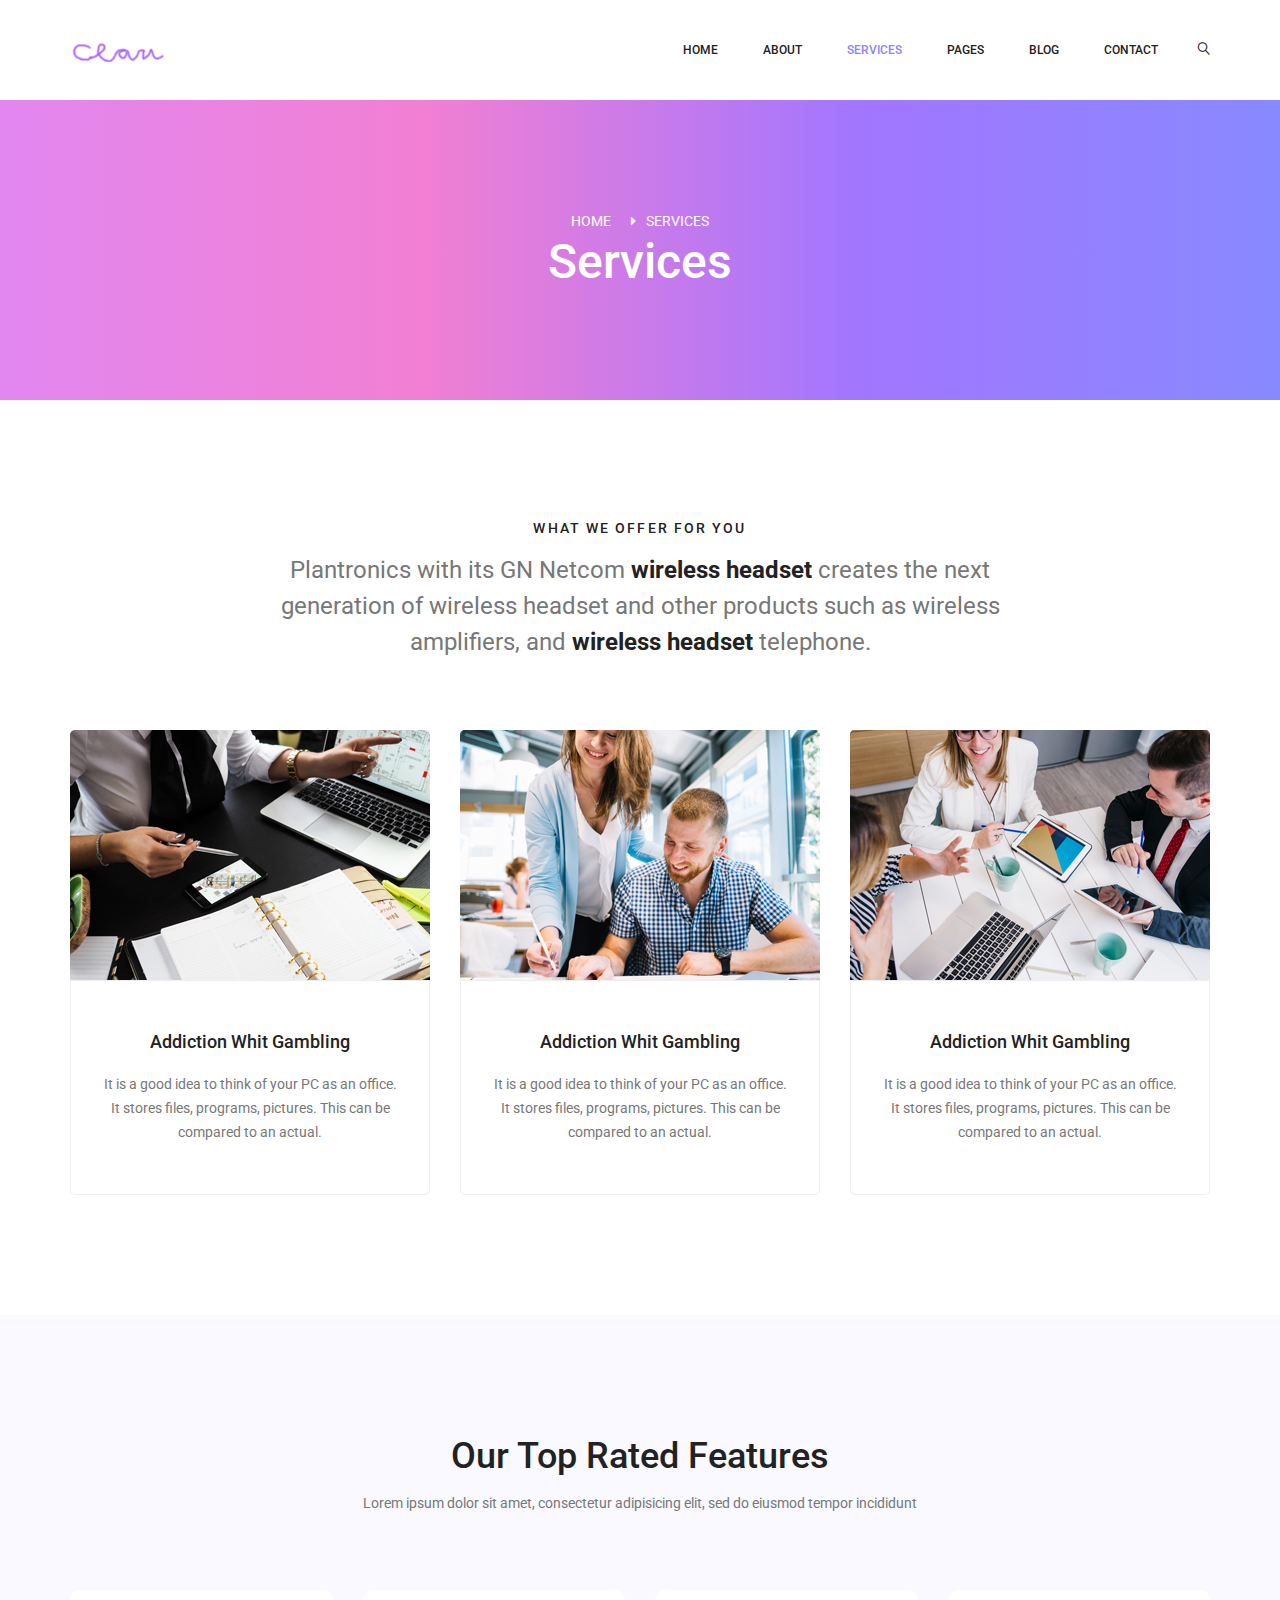
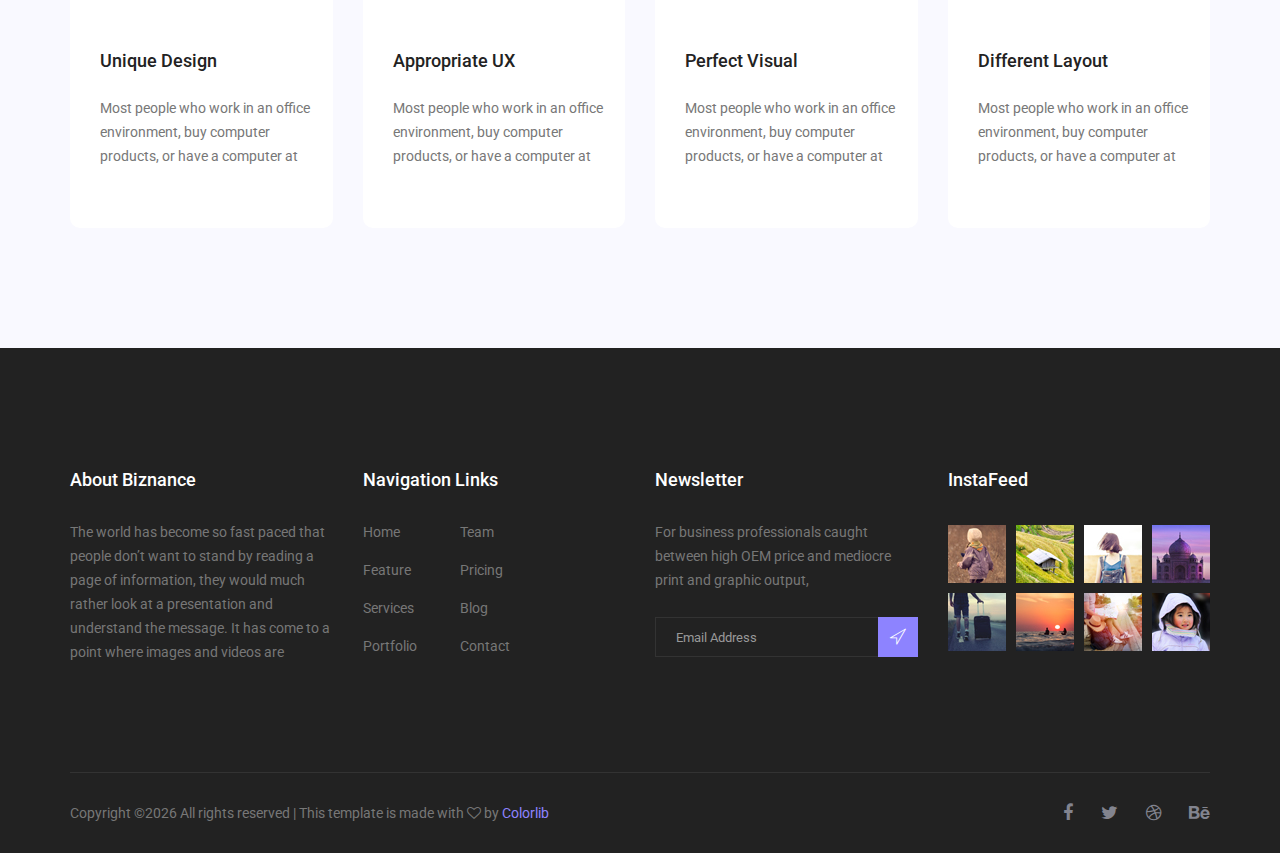
<file: service.html>
<!doctype html>
<html lang="en">
    <head>
        <!-- Required meta tags -->
        <meta charset="utf-8">
        <meta name="viewport" content="width=device-width, initial-scale=1, shrink-to-fit=no">
        <link rel="icon" href="img/favicon.png" type="image/png">
        <title>Bizance Multi</title>
        <!-- Bootstrap CSS -->
        <link rel="stylesheet" href="css/bootstrap.css">
        <link rel="stylesheet" href="vendors/linericon/style.css">
        <link rel="stylesheet" href="css/font-awesome.min.css">
        <link rel="stylesheet" href="vendors/owl-carousel/owl.carousel.min.css">
        <link rel="stylesheet" href="vendors/lightbox/simpleLightbox.css">
        <link rel="stylesheet" href="vendors/nice-select/css/nice-select.css">
        <link rel="stylesheet" href="vendors/animate-css/animate.css">
        <!-- main css -->
        <link rel="stylesheet" href="css/style.css">
        <link rel="stylesheet" href="css/responsive.css">
    </head>
    <body>
        
        <!--================Header Menu Area =================-->
        <header class="header_area">
            <div class="main_menu">
            	<nav class="navbar navbar-expand-lg navbar-light">
					<div class="container box_1620">
						<!-- Brand and toggle get grouped for better mobile display -->
						<a class="navbar-brand logo_h" href="index.html"><img src="img/logo.png" alt=""></a>
						<button class="navbar-toggler" type="button" data-toggle="collapse" data-target="#navbarSupportedContent" aria-controls="navbarSupportedContent" aria-expanded="false" aria-label="Toggle navigation">
							<span class="icon-bar"></span>
							<span class="icon-bar"></span>
							<span class="icon-bar"></span>
						</button>
						<!-- Collect the nav links, forms, and other content for toggling -->
						<div class="collapse navbar-collapse offset" id="navbarSupportedContent">
							<ul class="nav navbar-nav menu_nav ml-auto">
								<li class="nav-item"><a class="nav-link" href="index.html">Home</a></li> 
								<li class="nav-item"><a class="nav-link" href="about-us.html">About</a></li> 
								<li class="nav-item active"><a class="nav-link" href="service.html">Services</a>
								<li class="nav-item submenu dropdown">
									<a href="#" class="nav-link dropdown-toggle" data-toggle="dropdown" role="button" aria-haspopup="true" aria-expanded="false">Pages</a>
									<ul class="dropdown-menu">
										<li class="nav-item"><a class="nav-link" href="portfolio.html">Portfolio</a>
										<li class="nav-item"><a class="nav-link" href="portfolio-details.html">Portfolio Details</a>
										<li class="nav-item"><a class="nav-link" href="elements.html">Elements</a></li>
									</ul>
								</li> 
								<li class="nav-item submenu dropdown">
									<a href="#" class="nav-link dropdown-toggle" data-toggle="dropdown" role="button" aria-haspopup="true" aria-expanded="false">Blog</a>
									<ul class="dropdown-menu">
										<li class="nav-item"><a class="nav-link" href="blog.html">Blog</a></li>
										<li class="nav-item"><a class="nav-link" href="single-blog.html">Blog Details</a></li>
									</ul>
								</li> 

								<li class="nav-item"><a class="nav-link" href="contact.html">Contact</a></li>
							</ul>
							<ul class="nav navbar-nav navbar-right">
								<li class="nav-item"><a href="#" class="search"><i class="lnr lnr-magnifier"></i></a></li>
							</ul>
						</div> 
					</div>
            	</nav>
            </div>
        </header>
        <!--================Header Menu Area =================-->
        
        <!--================Home Banner Area =================-->
        <section class="banner_area">
            <div class="banner_inner d-flex align-items-center">
				<div class="container">
					<div class="banner_content text-center">
						<div class="page_link">
							<a href="index.html">Home</a>
							<a href="service.html">Services</a>
						</div>
						<h2>Services</h2>
					</div>
				</div>
            </div>
        </section>
        <!--================End Home Banner Area =================-->
        
        <!--================Offer Area =================-->
        <section class="offer_area p_120">
        	<div class="container">
        		<div class="offer_title">
        			<h5>What we offer for you</h5>
        			<p>Plantronics with its GN Netcom <b>wireless headset</b> creates the next generation of wireless headset and other products such as wireless amplifiers, and <b>wireless headset</b> telephone.</p>
        		</div>
        		<div class="row offer_inner">
        			<div class="col-lg-4">
        				<div class="offer_item">
        					<img class="img-fluid" src="img/offer/offer-1.jpg" alt="">
        					<div class="offer_text">
        						<h4>Addiction Whit Gambling</h4>
        						<p>It is a good idea to think of your PC as an office. It stores files, programs, pictures. This can be compared to an actual.</p>
        					</div>
        				</div>
        			</div>
        			<div class="col-lg-4">
        				<div class="offer_item">
        					<img class="img-fluid" src="img/offer/offer-2.jpg" alt="">
        					<div class="offer_text">
        						<h4>Addiction Whit Gambling</h4>
        						<p>It is a good idea to think of your PC as an office. It stores files, programs, pictures. This can be compared to an actual.</p>
        					</div>
        				</div>
        			</div>
        			<div class="col-lg-4">
        				<div class="offer_item">
        					<img class="img-fluid" src="img/offer/offer-3.jpg" alt="">
        					<div class="offer_text">
        						<h4>Addiction Whit Gambling</h4>
        						<p>It is a good idea to think of your PC as an office. It stores files, programs, pictures. This can be compared to an actual.</p>
        					</div>
        				</div>
        			</div>
        		</div>
        	</div>
        </section>
        <!--================End Offer Area =================-->
        
        <!--================Feature Area =================-->
        <section class="feature_area p_120">
        	<div class="container">	
        		<div class="main_title">
        			<h2>Our Top Rated Features</h2>
        			<p>Lorem ipsum dolor sit amet, consectetur adipisicing elit, sed do eiusmod tempor incididunt</p>
        		</div>
        		<div class="row feature_inner">
        			<div class="col-lg-3 col-sm-6">
        				<div class="feature_item">
        					<h4>Unique Design</h4>
        					<p>Most people who work in an office environment, buy computer products, or have a computer at </p>
        				</div>
        			</div>
        			<div class="col-lg-3 col-sm-6">
        				<div class="feature_item">
        					<h4>Appropriate UX</h4>
        					<p>Most people who work in an office environment, buy computer products, or have a computer at </p>
        				</div>
        			</div>
        			<div class="col-lg-3 col-sm-6">
        				<div class="feature_item">
        					<h4>Perfect Visual</h4>
        					<p>Most people who work in an office environment, buy computer products, or have a computer at </p>
        				</div>
        			</div>
        			<div class="col-lg-3 col-sm-6">
        				<div class="feature_item">
        					<h4>Different Layout</h4>
        					<p>Most people who work in an office environment, buy computer products, or have a computer at </p>
        				</div>
        			</div>
        		</div>
        	</div>
        </section>
        <!--================End Feature Area =================-->
        
        <!--================ start footer Area  =================-->	
        <footer class="footer-area section_gap">
            <div class="container">
                <div class="row">
                    <div class="col-lg-3  col-md-6 col-sm-6">
                        <div class="single-footer-widget">
                            <h6 class="footer_title">About Biznance</h6>
                            <p>The world has become so fast paced that people don’t want to stand by reading a page of information, they would much rather look at a presentation and understand the message. It has come to a point where images and videos are</p>
                        </div>
                    </div>
                    <div class="col-lg-3 col-md-6 col-sm-6">
                        <div class="single-footer-widget">
                            <h6 class="footer_title">Navigation Links</h6>
                            <div class="row">
                                <div class="col-4">
                                    <ul class="list">
                                        <li><a href="#">Home</a></li>
                                        <li><a href="#">Feature</a></li>
                                        <li><a href="#">Services</a></li>
                                        <li><a href="#">Portfolio</a></li>
                                    </ul>
                                </div>
                                <div class="col-4">
                                    <ul class="list">
                                        <li><a href="#">Team</a></li>
                                        <li><a href="#">Pricing</a></li>
                                        <li><a href="#">Blog</a></li>
                                        <li><a href="#">Contact</a></li>
                                    </ul>
                                </div>										
                            </div>							
                        </div>
                    </div>							
                    <div class="col-lg-3 col-md-6 col-sm-6">
                        <div class="single-footer-widget">
                            <h6 class="footer_title">Newsletter</h6>
                            <p>For business professionals caught between high OEM price and mediocre print and graphic output, </p>		
                            <div id="mc_embed_signup">
                                <form target="_blank" action="https://spondonit.us12.list-manage.com/subscribe/post?u=1462626880ade1ac87bd9c93a&amp;id=92a4423d01" method="get" class="subscribe_form relative">
                                    <div class="input-group d-flex flex-row">
                                        <input name="EMAIL" placeholder="Email Address" onfocus="this.placeholder = ''" onblur="this.placeholder = 'Email Address '" required="" type="email">
                                        <button class="btn sub-btn"><span class="lnr lnr-location"></span></button>		
                                    </div>									
                                    <div class="mt-10 info"></div>
                                </form>
                            </div>
                        </div>
                    </div>
                    <div class="col-lg-3 col-md-6 col-sm-6">
                        <div class="single-footer-widget instafeed">
                            <h6 class="footer_title">InstaFeed</h6>
                            <ul class="list instafeed d-flex flex-wrap">
                                <li><img src="img/instagram/Image-01.jpg" alt=""></li>
                                <li><img src="img/instagram/Image-02.jpg" alt=""></li>
                                <li><img src="img/instagram/Image-03.jpg" alt=""></li>
                                <li><img src="img/instagram/Image-04.jpg" alt=""></li>
                                <li><img src="img/instagram/Image-05.jpg" alt=""></li>
                                <li><img src="img/instagram/Image-06.jpg" alt=""></li>
                                <li><img src="img/instagram/Image-07.jpg" alt=""></li>
                                <li><img src="img/instagram/Image-08.jpg" alt=""></li>
                            </ul>
                        </div>
                    </div>						
                </div>
                <div class="border_line"></div>
                <div class="row footer-bottom d-flex justify-content-between align-items-center">
                    <p class="col-lg-8 col-md-8 footer-text m-0"><!-- Link back to Colorlib can't be removed. Template is licensed under CC BY 3.0. -->
Copyright &copy;<script>document.write(new Date().getFullYear());</script> All rights reserved | This template is made with <i class="fa fa-heart-o" aria-hidden="true"></i> by <a href="https://colorlib.com" target="_blank">Colorlib</a>
<!-- Link back to Colorlib can't be removed. Template is licensed under CC BY 3.0. --></p>
                    <div class="col-lg-4 col-md-4 footer-social">
                        <a href="#"><i class="fa fa-facebook"></i></a>
                        <a href="#"><i class="fa fa-twitter"></i></a>
                        <a href="#"><i class="fa fa-dribbble"></i></a>
                        <a href="#"><i class="fa fa-behance"></i></a>
                    </div>
                </div>
            </div>
        </footer>
		<!--================ End footer Area  =================-->
        
        
        
        
        <!-- Optional JavaScript -->
        <!-- jQuery first, then Popper.js, then Bootstrap JS -->
        <script src="js/jquery-3.2.1.min.js"></script>
        <script src="js/popper.js"></script>
        <script src="js/bootstrap.min.js"></script>
        <script src="js/stellar.js"></script>
        <script src="vendors/lightbox/simpleLightbox.min.js"></script>
        <script src="vendors/nice-select/js/jquery.nice-select.min.js"></script>
        <script src="vendors/isotope/imagesloaded.pkgd.min.js"></script>
        <script src="vendors/isotope/isotope-min.js"></script>
        <script src="vendors/owl-carousel/owl.carousel.min.js"></script>
        <script src="js/jquery.ajaxchimp.min.js"></script>
        <script src="vendors/counter-up/jquery.waypoints.min.js"></script>
        <script src="vendors/counter-up/jquery.counterup.js"></script>
        <script src="js/mail-script.js"></script>
        <script src="js/theme.js"></script>
    </body>
</html>
</file>
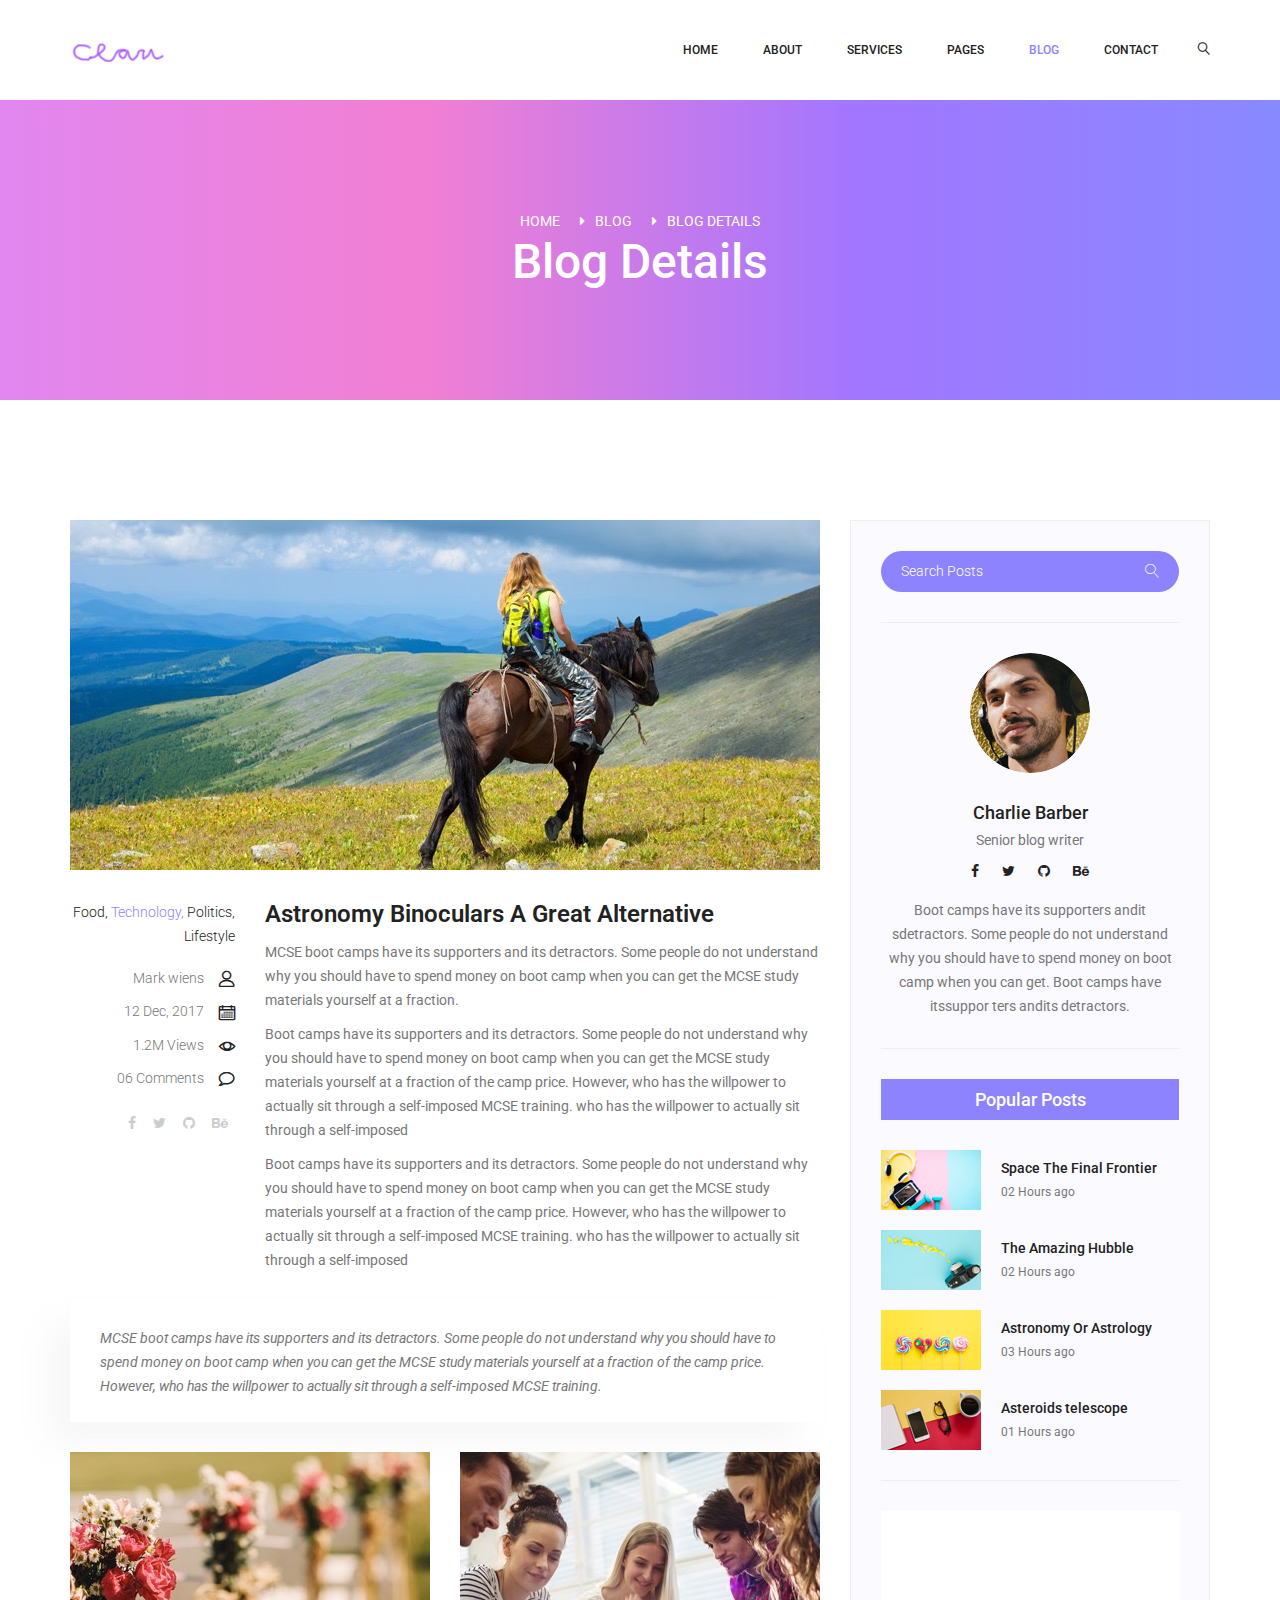
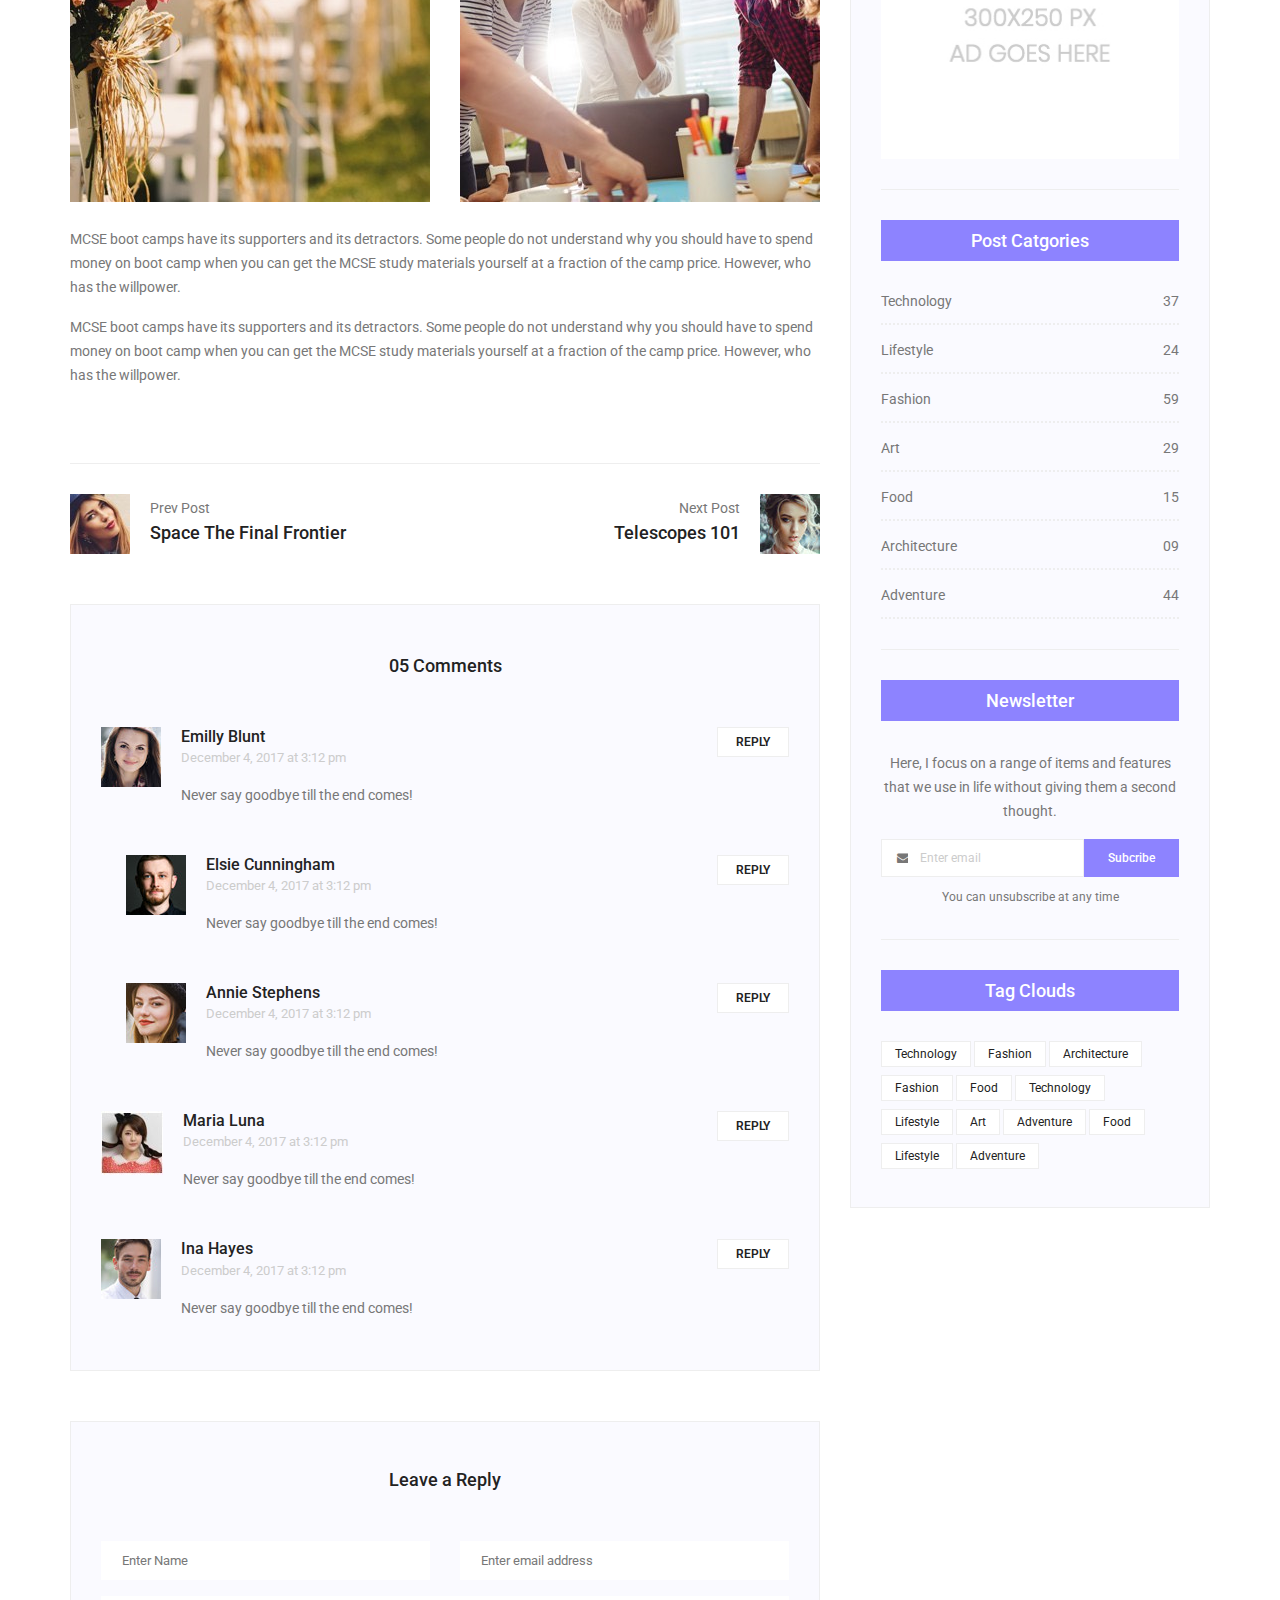
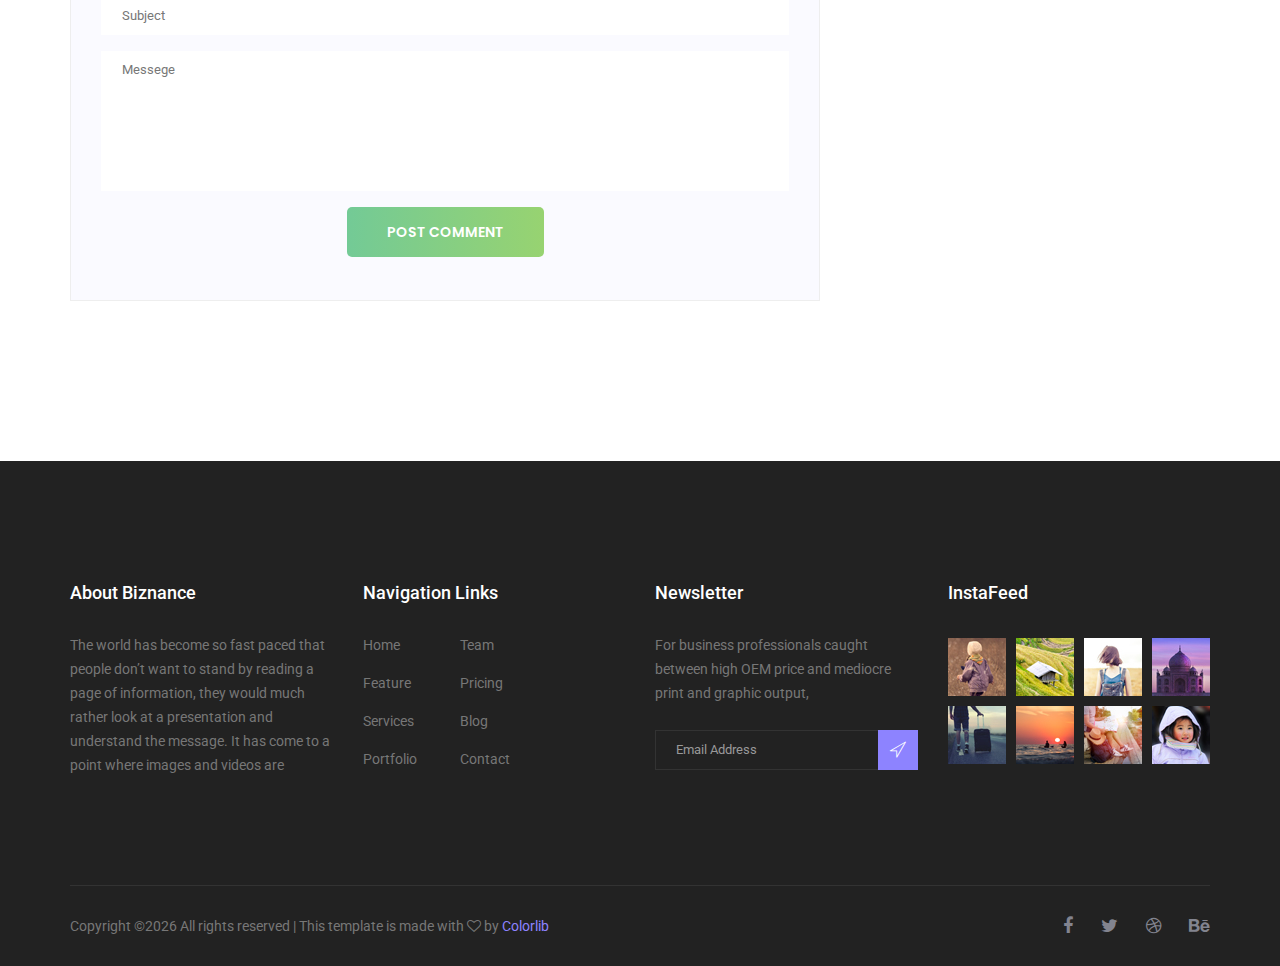
<file: single-blog.html>
<!doctype html>
<html lang="en">
    <head>
        <!-- Required meta tags -->
        <meta charset="utf-8">
        <meta name="viewport" content="width=device-width, initial-scale=1, shrink-to-fit=no">
        <link rel="icon" href="img/favicon.png" type="image/png">
        <title>Bizance Multi</title>
        <!-- Bootstrap CSS -->
        <link rel="stylesheet" href="css/bootstrap.css">
        <link rel="stylesheet" href="vendors/linericon/style.css">
        <link rel="stylesheet" href="css/font-awesome.min.css">
        <link rel="stylesheet" href="vendors/owl-carousel/owl.carousel.min.css">
        <link rel="stylesheet" href="vendors/lightbox/simpleLightbox.css">
        <link rel="stylesheet" href="vendors/nice-select/css/nice-select.css">
        <link rel="stylesheet" href="vendors/animate-css/animate.css">
        <!-- main css -->
        <link rel="stylesheet" href="css/style.css">
        <link rel="stylesheet" href="css/responsive.css">
    </head>
    <body>
        
        <!--================Header Menu Area =================-->
        <header class="header_area">
            <div class="main_menu">
            	<nav class="navbar navbar-expand-lg navbar-light">
					<div class="container box_1620">
						<!-- Brand and toggle get grouped for better mobile display -->
						<a class="navbar-brand logo_h" href="index.html"><img src="img/logo.png" alt=""></a>
						<button class="navbar-toggler" type="button" data-toggle="collapse" data-target="#navbarSupportedContent" aria-controls="navbarSupportedContent" aria-expanded="false" aria-label="Toggle navigation">
							<span class="icon-bar"></span>
							<span class="icon-bar"></span>
							<span class="icon-bar"></span>
						</button>
						<!-- Collect the nav links, forms, and other content for toggling -->
						<div class="collapse navbar-collapse offset" id="navbarSupportedContent">
							<ul class="nav navbar-nav menu_nav ml-auto">
								<li class="nav-item"><a class="nav-link" href="index.html">Home</a></li> 
								<li class="nav-item"><a class="nav-link" href="about-us.html">About</a></li> 
								<li class="nav-item"><a class="nav-link" href="service.html">Services</a>
								<li class="nav-item submenu dropdown">
									<a href="#" class="nav-link dropdown-toggle" data-toggle="dropdown" role="button" aria-haspopup="true" aria-expanded="false">Pages</a>
									<ul class="dropdown-menu">
										<li class="nav-item"><a class="nav-link" href="portfolio.html">Portfolio</a>
										<li class="nav-item"><a class="nav-link" href="portfolio-details.html">Portfolio Details</a>
										<li class="nav-item"><a class="nav-link" href="elements.html">Elements</a></li>
									</ul>
								</li> 
								<li class="nav-item submenu dropdown active">
									<a href="#" class="nav-link dropdown-toggle" data-toggle="dropdown" role="button" aria-haspopup="true" aria-expanded="false">Blog</a>
									<ul class="dropdown-menu">
										<li class="nav-item"><a class="nav-link" href="blog.html">Blog</a></li>
										<li class="nav-item"><a class="nav-link" href="single-blog.html">Blog Details</a></li>
									</ul>
								</li> 

								<li class="nav-item"><a class="nav-link" href="contact.html">Contact</a></li>
							</ul>
							<ul class="nav navbar-nav navbar-right">
								<li class="nav-item"><a href="#" class="search"><i class="lnr lnr-magnifier"></i></a></li>
							</ul>
						</div> 
					</div>
            	</nav>
            </div>
        </header>
        <!--================Header Menu Area =================-->
        
        <!--================Home Banner Area =================-->
        <section class="banner_area">
            <div class="banner_inner d-flex align-items-center">
				<div class="container">
					<div class="banner_content text-center">
						<div class="page_link">
							<a href="index.html">Home</a>
							<a href="blog.html">Blog</a>
							<a href="single-blog.html">Blog Details</a>
						</div>
						<h2>Blog Details</h2>
					</div>
				</div>
            </div>
        </section>
        <!--================End Home Banner Area =================-->
        
        <!--================Blog Area =================-->
        <section class="blog_area single-post-area p_120">
            <div class="container">
                <div class="row">
                    <div class="col-lg-8 posts-list">
                        <div class="single-post row">
                            <div class="col-lg-12">
                                <div class="feature-img">
                                    <img class="img-fluid" src="img/blog/feature-img1.jpg" alt="">
                                </div>									
                            </div>
                            <div class="col-lg-3  col-md-3">
                                <div class="blog_info text-right">
                                    <div class="post_tag">
                                        <a href="#">Food,</a>
                                        <a class="active" href="#">Technology,</a>
                                        <a href="#">Politics,</a>
                                        <a href="#">Lifestyle</a>
                                    </div>
                                    <ul class="blog_meta list">
                                        <li><a href="#">Mark wiens<i class="lnr lnr-user"></i></a></li>
                                        <li><a href="#">12 Dec, 2017<i class="lnr lnr-calendar-full"></i></a></li>
                                        <li><a href="#">1.2M Views<i class="lnr lnr-eye"></i></a></li>
                                        <li><a href="#">06 Comments<i class="lnr lnr-bubble"></i></a></li>
                                    </ul>
                                    <ul class="social-links">
                                        <li><a href="#"><i class="fa fa-facebook"></i></a></li>
                                        <li><a href="#"><i class="fa fa-twitter"></i></a></li>
                                        <li><a href="#"><i class="fa fa-github"></i></a></li>
                                        <li><a href="#"><i class="fa fa-behance"></i></a></li>
                                    </ul>
                                </div>
                            </div>
                            <div class="col-lg-9 col-md-9 blog_details">
                                <h2>Astronomy Binoculars A Great Alternative</h2>
                                <p class="excert">
                                    MCSE boot camps have its supporters and its detractors. Some people do not understand why you should have to spend money on boot camp when you can get the MCSE study materials yourself at a fraction.
                                </p>
                                <p>
                                    Boot camps have its supporters and its detractors. Some people do not understand why you should have to spend money on boot camp when you can get the MCSE study materials yourself at a fraction of the camp price. However, who has the willpower to actually sit through a self-imposed MCSE training. who has the willpower to actually sit through a self-imposed
                                </p>
                                <p>
                                    Boot camps have its supporters and its detractors. Some people do not understand why you should have to spend money on boot camp when you can get the MCSE study materials yourself at a fraction of the camp price. However, who has the willpower to actually sit through a self-imposed MCSE training. who has the willpower to actually sit through a self-imposed
                                </p>
                            </div>
                            <div class="col-lg-12">
                                <div class="quotes">
                                    MCSE boot camps have its supporters and its detractors. Some people do not understand why you should have to spend money on boot camp when you can get the MCSE study materials yourself at a fraction of the camp price. However, who has the willpower to actually sit through a self-imposed MCSE training.										
                                </div>
                                <div class="row">
                                    <div class="col-6">
                                        <img class="img-fluid" src="img/blog/post-img1.jpg" alt="">
                                    </div>
                                    <div class="col-6">
                                        <img class="img-fluid" src="img/blog/post-img2.jpg" alt="">
                                    </div>	
                                    <div class="col-lg-12 mt-25">
                                        <p>
                                            MCSE boot camps have its supporters and its detractors. Some people do not understand why you should have to spend money on boot camp when you can get the MCSE study materials yourself at a fraction of the camp price. However, who has the willpower.
                                        </p>
                                        <p>
                                            MCSE boot camps have its supporters and its detractors. Some people do not understand why you should have to spend money on boot camp when you can get the MCSE study materials yourself at a fraction of the camp price. However, who has the willpower.
                                        </p>											
                                    </div>									
                                </div>
                            </div>
                        </div>
                        <div class="navigation-area">
                            <div class="row">
                                <div class="col-lg-6 col-md-6 col-12 nav-left flex-row d-flex justify-content-start align-items-center">
                                    <div class="thumb">
                                        <a href="#"><img class="img-fluid" src="img/blog/prev.jpg" alt=""></a>
                                    </div>
                                    <div class="arrow">
                                        <a href="#"><span class="lnr text-white lnr-arrow-left"></span></a>
                                    </div>
                                    <div class="detials">
                                        <p>Prev Post</p>
                                        <a href="#"><h4>Space The Final Frontier</h4></a>
                                    </div>
                                </div>
                                <div class="col-lg-6 col-md-6 col-12 nav-right flex-row d-flex justify-content-end align-items-center">
                                    <div class="detials">
                                        <p>Next Post</p>
                                        <a href="#"><h4>Telescopes 101</h4></a>
                                    </div>
                                    <div class="arrow">
                                        <a href="#"><span class="lnr text-white lnr-arrow-right"></span></a>
                                    </div>
                                    <div class="thumb">
                                        <a href="#"><img class="img-fluid" src="img/blog/next.jpg" alt=""></a>
                                    </div>										
                                </div>									
                            </div>
                        </div>
                        <div class="comments-area">
                            <h4>05 Comments</h4>
                            <div class="comment-list">
                                <div class="single-comment justify-content-between d-flex">
                                    <div class="user justify-content-between d-flex">
                                        <div class="thumb">
                                            <img src="img/blog/c1.jpg" alt="">
                                        </div>
                                        <div class="desc">
                                            <h5><a href="#">Emilly Blunt</a></h5>
                                            <p class="date">December 4, 2017 at 3:12 pm </p>
                                            <p class="comment">
                                                Never say goodbye till the end comes!
                                            </p>
                                        </div>
                                    </div>
                                    <div class="reply-btn">
                                           <a href="" class="btn-reply text-uppercase">reply</a> 
                                    </div>
                                </div>
                            </div>	
                            <div class="comment-list left-padding">
                                <div class="single-comment justify-content-between d-flex">
                                    <div class="user justify-content-between d-flex">
                                        <div class="thumb">
                                            <img src="img/blog/c2.jpg" alt="">
                                        </div>
                                        <div class="desc">
                                            <h5><a href="#">Elsie Cunningham</a></h5>
                                            <p class="date">December 4, 2017 at 3:12 pm </p>
                                            <p class="comment">
                                                Never say goodbye till the end comes!
                                            </p>
                                        </div>
                                    </div>
                                    <div class="reply-btn">
                                           <a href="" class="btn-reply text-uppercase">reply</a> 
                                    </div>
                                </div>
                            </div>	
                            <div class="comment-list left-padding">
                                <div class="single-comment justify-content-between d-flex">
                                    <div class="user justify-content-between d-flex">
                                        <div class="thumb">
                                            <img src="img/blog/c3.jpg" alt="">
                                        </div>
                                        <div class="desc">
                                            <h5><a href="#">Annie Stephens</a></h5>
                                            <p class="date">December 4, 2017 at 3:12 pm </p>
                                            <p class="comment">
                                                Never say goodbye till the end comes!
                                            </p>
                                        </div>
                                    </div>
                                    <div class="reply-btn">
                                           <a href="" class="btn-reply text-uppercase">reply</a> 
                                    </div>
                                </div>
                            </div>	
                            <div class="comment-list">
                                <div class="single-comment justify-content-between d-flex">
                                    <div class="user justify-content-between d-flex">
                                        <div class="thumb">
                                            <img src="img/blog/c4.jpg" alt="">
                                        </div>
                                        <div class="desc">
                                            <h5><a href="#">Maria Luna</a></h5>
                                            <p class="date">December 4, 2017 at 3:12 pm </p>
                                            <p class="comment">
                                                Never say goodbye till the end comes!
                                            </p>
                                        </div>
                                    </div>
                                    <div class="reply-btn">
                                           <a href="" class="btn-reply text-uppercase">reply</a> 
                                    </div>
                                </div>
                            </div>	
                            <div class="comment-list">
                                <div class="single-comment justify-content-between d-flex">
                                    <div class="user justify-content-between d-flex">
                                        <div class="thumb">
                                            <img src="img/blog/c5.jpg" alt="">
                                        </div>
                                        <div class="desc">
                                            <h5><a href="#">Ina Hayes</a></h5>
                                            <p class="date">December 4, 2017 at 3:12 pm </p>
                                            <p class="comment">
                                                Never say goodbye till the end comes!
                                            </p>
                                        </div>
                                    </div>
                                    <div class="reply-btn">
                                           <a href="" class="btn-reply text-uppercase">reply</a> 
                                    </div>
                                </div>
                            </div>	                                             				
                        </div>
                        <div class="comment-form">
                            <h4>Leave a Reply</h4>
                            <form>
                                <div class="form-group form-inline">
                                  <div class="form-group col-lg-6 col-md-6 name">
                                    <input type="text" class="form-control" id="name" placeholder="Enter Name" onfocus="this.placeholder = ''" onblur="this.placeholder = 'Enter Name'">
                                  </div>
                                  <div class="form-group col-lg-6 col-md-6 email">
                                    <input type="email" class="form-control" id="email" placeholder="Enter email address" onfocus="this.placeholder = ''" onblur="this.placeholder = 'Enter email address'">
                                  </div>										
                                </div>
                                <div class="form-group">
                                    <input type="text" class="form-control" id="subject" placeholder="Subject" onfocus="this.placeholder = ''" onblur="this.placeholder = 'Subject'">
                                </div>
                                <div class="form-group">
                                    <textarea class="form-control mb-10" rows="5" name="message" placeholder="Messege" onfocus="this.placeholder = ''" onblur="this.placeholder = 'Messege'" required=""></textarea>
                                </div>
                                <a href="#" class="primary-btn submit_btn">Post Comment</a>	
                            </form>
                        </div>
                    </div>
                    <div class="col-lg-4">
                        <div class="blog_right_sidebar">
                            <aside class="single_sidebar_widget search_widget">
                                <div class="input-group">
                                    <input type="text" class="form-control" placeholder="Search Posts">
                                    <span class="input-group-btn">
                                        <button class="btn btn-default" type="button"><i class="lnr lnr-magnifier"></i></button>
                                    </span>
                                </div><!-- /input-group -->
                                <div class="br"></div>
                            </aside>
                            <aside class="single_sidebar_widget author_widget">
                                <img class="author_img rounded-circle" src="img/blog/author.png" alt="">
                                <h4>Charlie Barber</h4>
                                <p>Senior blog writer</p>
                                <div class="social_icon">
                                    <a href="#"><i class="fa fa-facebook"></i></a>
                                    <a href="#"><i class="fa fa-twitter"></i></a>
                                    <a href="#"><i class="fa fa-github"></i></a>
                                    <a href="#"><i class="fa fa-behance"></i></a>
                                </div>
                                <p>Boot camps have its supporters andit sdetractors. Some people do not understand why you should have to spend money on boot camp when you can get. Boot camps have itssuppor ters andits detractors.</p>
                                <div class="br"></div>
                            </aside>
                            <aside class="single_sidebar_widget popular_post_widget">
                                <h3 class="widget_title">Popular Posts</h3>
                                <div class="media post_item">
                                    <img src="img/blog/popular-post/post1.jpg" alt="post">
                                    <div class="media-body">
                                        <a href="blog-details.html"><h3>Space The Final Frontier</h3></a>
                                        <p>02 Hours ago</p>
                                    </div>
                                </div>
                                <div class="media post_item">
                                    <img src="img/blog/popular-post/post2.jpg" alt="post">
                                    <div class="media-body">
                                        <a href="blog-details.html"><h3>The Amazing Hubble</h3></a>
                                        <p>02 Hours ago</p>
                                    </div>
                                </div>
                                <div class="media post_item">
                                    <img src="img/blog/popular-post/post3.jpg" alt="post">
                                    <div class="media-body">
                                        <a href="blog-details.html"><h3>Astronomy Or Astrology</h3></a>
                                        <p>03 Hours ago</p>
                                    </div>
                                </div>
                                <div class="media post_item">
                                    <img src="img/blog/popular-post/post4.jpg" alt="post">
                                    <div class="media-body">
                                        <a href="blog-details.html"><h3>Asteroids telescope</h3></a>
                                        <p>01 Hours ago</p>
                                    </div>
                                </div>
                                <div class="br"></div>
                            </aside>
                            <aside class="single_sidebar_widget ads_widget">
                                <a href="#"><img class="img-fluid" src="img/blog/add.jpg" alt=""></a>
                                <div class="br"></div>
                            </aside>
                            <aside class="single_sidebar_widget post_category_widget">
                                <h4 class="widget_title">Post Catgories</h4>
                                <ul class="list cat-list">
                                    <li>
                                        <a href="#" class="d-flex justify-content-between">
                                            <p>Technology</p>
                                            <p>37</p>
                                        </a>
                                    </li>
                                    <li>
                                        <a href="#" class="d-flex justify-content-between">
                                            <p>Lifestyle</p>
                                            <p>24</p>
                                        </a>
                                    </li>
                                    <li>
                                        <a href="#" class="d-flex justify-content-between">
                                            <p>Fashion</p>
                                            <p>59</p>
                                        </a>
                                    </li>
                                    <li>
                                        <a href="#" class="d-flex justify-content-between">
                                            <p>Art</p>
                                            <p>29</p>
                                        </a>
                                    </li>
                                    <li>
                                        <a href="#" class="d-flex justify-content-between">
                                            <p>Food</p>
                                            <p>15</p>
                                        </a>
                                    </li>
                                    <li>
                                        <a href="#" class="d-flex justify-content-between">
                                            <p>Architecture</p>
                                            <p>09</p>
                                        </a>
                                    </li>
                                    <li>
                                        <a href="#" class="d-flex justify-content-between">
                                            <p>Adventure</p>
                                            <p>44</p>
                                        </a>
                                    </li>															
                                </ul>
                                <div class="br"></div>
                            </aside>
                            <aside class="single-sidebar-widget newsletter_widget">
                                <h4 class="widget_title">Newsletter</h4>
                                <p>
                                Here, I focus on a range of items and features that we use in life without
                                giving them a second thought.
                                </p>
                                <div class="form-group d-flex flex-row">
                                    <div class="input-group">
                                        <div class="input-group-prepend">
                                            <div class="input-group-text"><i class="fa fa-envelope" aria-hidden="true"></i></div>
                                        </div>
                                        <input type="text" class="form-control" id="inlineFormInputGroup" placeholder="Enter email" onfocus="this.placeholder = ''" onblur="this.placeholder = 'Enter email'">
                                    </div>
                                    <a href="#" class="bbtns">Subcribe</a>
                                </div>	
                                <p class="text-bottom">You can unsubscribe at any time</p>	
                                <div class="br"></div>							
                            </aside>
                            <aside class="single-sidebar-widget tag_cloud_widget">
                                <h4 class="widget_title">Tag Clouds</h4>
                                <ul class="list">
                                    <li><a href="#">Technology</a></li>
                                    <li><a href="#">Fashion</a></li>
                                    <li><a href="#">Architecture</a></li>
                                    <li><a href="#">Fashion</a></li>
                                    <li><a href="#">Food</a></li>
                                    <li><a href="#">Technology</a></li>
                                    <li><a href="#">Lifestyle</a></li>
                                    <li><a href="#">Art</a></li>
                                    <li><a href="#">Adventure</a></li>
                                    <li><a href="#">Food</a></li>
                                    <li><a href="#">Lifestyle</a></li>
                                    <li><a href="#">Adventure</a></li>
                                </ul>
                            </aside>
                        </div>
                    </div>
                </div>
            </div>
        </section>
        <!--================Blog Area =================-->
        
        <!--================ start footer Area  =================-->	
        <footer class="footer-area section_gap">
            <div class="container">
                <div class="row">
                    <div class="col-lg-3  col-md-6 col-sm-6">
                        <div class="single-footer-widget">
                            <h6 class="footer_title">About Biznance</h6>
                            <p>The world has become so fast paced that people don’t want to stand by reading a page of information, they would much rather look at a presentation and understand the message. It has come to a point where images and videos are</p>
                        </div>
                    </div>
                    <div class="col-lg-3 col-md-6 col-sm-6">
                        <div class="single-footer-widget">
                            <h6 class="footer_title">Navigation Links</h6>
                            <div class="row">
                                <div class="col-4">
                                    <ul class="list">
                                        <li><a href="#">Home</a></li>
                                        <li><a href="#">Feature</a></li>
                                        <li><a href="#">Services</a></li>
                                        <li><a href="#">Portfolio</a></li>
                                    </ul>
                                </div>
                                <div class="col-4">
                                    <ul class="list">
                                        <li><a href="#">Team</a></li>
                                        <li><a href="#">Pricing</a></li>
                                        <li><a href="#">Blog</a></li>
                                        <li><a href="#">Contact</a></li>
                                    </ul>
                                </div>										
                            </div>							
                        </div>
                    </div>							
                    <div class="col-lg-3 col-md-6 col-sm-6">
                        <div class="single-footer-widget">
                            <h6 class="footer_title">Newsletter</h6>
                            <p>For business professionals caught between high OEM price and mediocre print and graphic output, </p>		
                            <div id="mc_embed_signup">
                                <form target="_blank" action="https://spondonit.us12.list-manage.com/subscribe/post?u=1462626880ade1ac87bd9c93a&amp;id=92a4423d01" method="get" class="subscribe_form relative">
                                    <div class="input-group d-flex flex-row">
                                        <input name="EMAIL" placeholder="Email Address" onfocus="this.placeholder = ''" onblur="this.placeholder = 'Email Address '" required="" type="email">
                                        <button class="btn sub-btn"><span class="lnr lnr-location"></span></button>		
                                    </div>									
                                    <div class="mt-10 info"></div>
                                </form>
                            </div>
                        </div>
                    </div>
                    <div class="col-lg-3 col-md-6 col-sm-6">
                        <div class="single-footer-widget instafeed">
                            <h6 class="footer_title">InstaFeed</h6>
                            <ul class="list instafeed d-flex flex-wrap">
                                <li><img src="img/instagram/Image-01.jpg" alt=""></li>
                                <li><img src="img/instagram/Image-02.jpg" alt=""></li>
                                <li><img src="img/instagram/Image-03.jpg" alt=""></li>
                                <li><img src="img/instagram/Image-04.jpg" alt=""></li>
                                <li><img src="img/instagram/Image-05.jpg" alt=""></li>
                                <li><img src="img/instagram/Image-06.jpg" alt=""></li>
                                <li><img src="img/instagram/Image-07.jpg" alt=""></li>
                                <li><img src="img/instagram/Image-08.jpg" alt=""></li>
                            </ul>
                        </div>
                    </div>						
                </div>
                <div class="border_line"></div>
                <div class="row footer-bottom d-flex justify-content-between align-items-center">
                    <p class="col-lg-8 col-md-8 footer-text m-0"><!-- Link back to Colorlib can't be removed. Template is licensed under CC BY 3.0. -->
Copyright &copy;<script>document.write(new Date().getFullYear());</script> All rights reserved | This template is made with <i class="fa fa-heart-o" aria-hidden="true"></i> by <a href="https://colorlib.com" target="_blank">Colorlib</a>
<!-- Link back to Colorlib can't be removed. Template is licensed under CC BY 3.0. --></p>
                    <div class="col-lg-4 col-md-4 footer-social">
                        <a href="#"><i class="fa fa-facebook"></i></a>
                        <a href="#"><i class="fa fa-twitter"></i></a>
                        <a href="#"><i class="fa fa-dribbble"></i></a>
                        <a href="#"><i class="fa fa-behance"></i></a>
                    </div>
                </div>
            </div>
        </footer>
		<!--================ End footer Area  =================-->
        
        
        
        
        <!-- Optional JavaScript -->
        <!-- jQuery first, then Popper.js, then Bootstrap JS -->
        <script src="js/jquery-3.2.1.min.js"></script>
        <script src="js/popper.js"></script>
        <script src="js/bootstrap.min.js"></script>
        <script src="js/stellar.js"></script>
        <script src="vendors/lightbox/simpleLightbox.min.js"></script>
        <script src="vendors/nice-select/js/jquery.nice-select.min.js"></script>
        <script src="vendors/isotope/imagesloaded.pkgd.min.js"></script>
        <script src="vendors/isotope/isotope-min.js"></script>
        <script src="vendors/owl-carousel/owl.carousel.min.js"></script>
        <script src="js/jquery.ajaxchimp.min.js"></script>
        <script src="js/mail-script.js"></script>
        <script src="vendors/counter-up/jquery.waypoints.min.js"></script>
        <script src="vendors/counter-up/jquery.counterup.js"></script>
        <script src="js/theme.js"></script>
    </body>
</html>
</file>
<file: vendors/linericon/style.css>
@font-face {
	font-family: 'Linearicons-Free';
	src:url('fonts/Linearicons-Free.eot?w118d');
	src:url('fonts/Linearicons-Free.eot?#iefixw118d') format('embedded-opentype'),
		url('fonts/Linearicons-Free.woff2?w118d') format('woff2'),
		url('fonts/Linearicons-Free.woff?w118d') format('woff'),
		url('fonts/Linearicons-Free.ttf?w118d') format('truetype'),
		url('fonts/Linearicons-Free.svg?w118d#Linearicons-Free') format('svg');
	font-weight: normal;
	font-style: normal;
}

.lnr {
	font-family: 'Linearicons-Free';
	speak: none;
	font-style: normal;
	font-weight: normal;
	font-variant: normal;
	text-transform: none;
	line-height: 1;

	/* Better Font Rendering =========== */
	-webkit-font-smoothing: antialiased;
	-moz-osx-font-smoothing: grayscale;
}

.lnr-home:before {
	content: "\e800";
}
.lnr-apartment:before {
	content: "\e801";
}
.lnr-pencil:before {
	content: "\e802";
}
.lnr-magic-wand:before {
	content: "\e803";
}
.lnr-drop:before {
	content: "\e804";
}
.lnr-lighter:before {
	content: "\e805";
}
.lnr-poop:before {
	content: "\e806";
}
.lnr-sun:before {
	content: "\e807";
}
.lnr-moon:before {
	content: "\e808";
}
.lnr-cloud:before {
	content: "\e809";
}
.lnr-cloud-upload:before {
	content: "\e80a";
}
.lnr-cloud-download:before {
	content: "\e80b";
}
.lnr-cloud-sync:before {
	content: "\e80c";
}
.lnr-cloud-check:before {
	content: "\e80d";
}
.lnr-database:before {
	content: "\e80e";
}
.lnr-lock:before {
	content: "\e80f";
}
.lnr-cog:before {
	content: "\e810";
}
.lnr-trash:before {
	content: "\e811";
}
.lnr-dice:before {
	content: "\e812";
}
.lnr-heart:before {
	content: "\e813";
}
.lnr-star:before {
	content: "\e814";
}
.lnr-star-half:before {
	content: "\e815";
}
.lnr-star-empty:before {
	content: "\e816";
}
.lnr-flag:before {
	content: "\e817";
}
.lnr-envelope:before {
	content: "\e818";
}
.lnr-paperclip:before {
	content: "\e819";
}
.lnr-inbox:before {
	content: "\e81a";
}
.lnr-eye:before {
	content: "\e81b";
}
.lnr-printer:before {
	content: "\e81c";
}
.lnr-file-empty:before {
	content: "\e81d";
}
.lnr-file-add:before {
	content: "\e81e";
}
.lnr-enter:before {
	content: "\e81f";
}
.lnr-exit:before {
	content: "\e820";
}
.lnr-graduation-hat:before {
	content: "\e821";
}
.lnr-license:before {
	content: "\e822";
}
.lnr-music-note:before {
	content: "\e823";
}
.lnr-film-play:before {
	content: "\e824";
}
.lnr-camera-video:before {
	content: "\e825";
}
.lnr-camera:before {
	content: "\e826";
}
.lnr-picture:before {
	content: "\e827";
}
.lnr-book:before {
	content: "\e828";
}
.lnr-bookmark:before {
	content: "\e829";
}
.lnr-user:before {
	content: "\e82a";
}
.lnr-users:before {
	content: "\e82b";
}
.lnr-shirt:before {
	content: "\e82c";
}
.lnr-store:before {
	content: "\e82d";
}
.lnr-cart:before {
	content: "\e82e";
}
.lnr-tag:before {
	content: "\e82f";
}
.lnr-phone-handset:before {
	content: "\e830";
}
.lnr-phone:before {
	content: "\e831";
}
.lnr-pushpin:before {
	content: "\e832";
}
.lnr-map-marker:before {
	content: "\e833";
}
.lnr-map:before {
	content: "\e834";
}
.lnr-location:before {
	content: "\e835";
}
.lnr-calendar-full:before {
	content: "\e836";
}
.lnr-keyboard:before {
	content: "\e837";
}
.lnr-spell-check:before {
	content: "\e838";
}
.lnr-screen:before {
	content: "\e839";
}
.lnr-smartphone:before {
	content: "\e83a";
}
.lnr-tablet:before {
	content: "\e83b";
}
.lnr-laptop:before {
	content: "\e83c";
}
.lnr-laptop-phone:before {
	content: "\e83d";
}
.lnr-power-switch:before {
	content: "\e83e";
}
.lnr-bubble:before {
	content: "\e83f";
}
.lnr-heart-pulse:before {
	content: "\e840";
}
.lnr-construction:before {
	content: "\e841";
}
.lnr-pie-chart:before {
	content: "\e842";
}
.lnr-chart-bars:before {
	content: "\e843";
}
.lnr-gift:before {
	content: "\e844";
}
.lnr-diamond:before {
	content: "\e845";
}
.lnr-linearicons:before {
	content: "\e846";
}
.lnr-dinner:before {
	content: "\e847";
}
.lnr-coffee-cup:before {
	content: "\e848";
}
.lnr-leaf:before {
	content: "\e849";
}
.lnr-paw:before {
	content: "\e84a";
}
.lnr-rocket:before {
	content: "\e84b";
}
.lnr-briefcase:before {
	content: "\e84c";
}
.lnr-bus:before {
	content: "\e84d";
}
.lnr-car:before {
	content: "\e84e";
}
.lnr-train:before {
	content: "\e84f";
}
.lnr-bicycle:before {
	content: "\e850";
}
.lnr-wheelchair:before {
	content: "\e851";
}
.lnr-select:before {
	content: "\e852";
}
.lnr-earth:before {
	content: "\e853";
}
.lnr-smile:before {
	content: "\e854";
}
.lnr-sad:before {
	content: "\e855";
}
.lnr-neutral:before {
	content: "\e856";
}
.lnr-mustache:before {
	content: "\e857";
}
.lnr-alarm:before {
	content: "\e858";
}
.lnr-bullhorn:before {
	content: "\e859";
}
.lnr-volume-high:before {
	content: "\e85a";
}
.lnr-volume-medium:before {
	content: "\e85b";
}
.lnr-volume-low:before {
	content: "\e85c";
}
.lnr-volume:before {
	content: "\e85d";
}
.lnr-mic:before {
	content: "\e85e";
}
.lnr-hourglass:before {
	content: "\e85f";
}
.lnr-undo:before {
	content: "\e860";
}
.lnr-redo:before {
	content: "\e861";
}
.lnr-sync:before {
	content: "\e862";
}
.lnr-history:before {
	content: "\e863";
}
.lnr-clock:before {
	content: "\e864";
}
.lnr-download:before {
	content: "\e865";
}
.lnr-upload:before {
	content: "\e866";
}
.lnr-enter-down:before {
	content: "\e867";
}
.lnr-exit-up:before {
	content: "\e868";
}
.lnr-bug:before {
	content: "\e869";
}
.lnr-code:before {
	content: "\e86a";
}
.lnr-link:before {
	content: "\e86b";
}
.lnr-unlink:before {
	content: "\e86c";
}
.lnr-thumbs-up:before {
	content: "\e86d";
}
.lnr-thumbs-down:before {
	content: "\e86e";
}
.lnr-magnifier:before {
	content: "\e86f";
}
.lnr-cross:before {
	content: "\e870";
}
.lnr-menu:before {
	content: "\e871";
}
.lnr-list:before {
	content: "\e872";
}
.lnr-chevron-up:before {
	content: "\e873";
}
.lnr-chevron-down:before {
	content: "\e874";
}
.lnr-chevron-left:before {
	content: "\e875";
}
.lnr-chevron-right:before {
	content: "\e876";
}
.lnr-arrow-up:before {
	content: "\e877";
}
.lnr-arrow-down:before {
	content: "\e878";
}
.lnr-arrow-left:before {
	content: "\e879";
}
.lnr-arrow-right:before {
	content: "\e87a";
}
.lnr-move:before {
	content: "\e87b";
}
.lnr-warning:before {
	content: "\e87c";
}
.lnr-question-circle:before {
	content: "\e87d";
}
.lnr-menu-circle:before {
	content: "\e87e";
}
.lnr-checkmark-circle:before {
	content: "\e87f";
}
.lnr-cross-circle:before {
	content: "\e880";
}
.lnr-plus-circle:before {
	content: "\e881";
}
.lnr-circle-minus:before {
	content: "\e882";
}
.lnr-arrow-up-circle:before {
	content: "\e883";
}
.lnr-arrow-down-circle:before {
	content: "\e884";
}
.lnr-arrow-left-circle:before {
	content: "\e885";
}
.lnr-arrow-right-circle:before {
	content: "\e886";
}
.lnr-chevron-up-circle:before {
	content: "\e887";
}
.lnr-chevron-down-circle:before {
	content: "\e888";
}
.lnr-chevron-left-circle:before {
	content: "\e889";
}
.lnr-chevron-right-circle:before {
	content: "\e88a";
}
.lnr-crop:before {
	content: "\e88b";
}
.lnr-frame-expand:before {
	content: "\e88c";
}
.lnr-frame-contract:before {
	content: "\e88d";
}
.lnr-layers:before {
	content: "\e88e";
}
.lnr-funnel:before {
	content: "\e88f";
}
.lnr-text-format:before {
	content: "\e890";
}
.lnr-text-format-remove:before {
	content: "\e891";
}
.lnr-text-size:before {
	content: "\e892";
}
.lnr-bold:before {
	content: "\e893";
}
.lnr-italic:before {
	content: "\e894";
}
.lnr-underline:before {
	content: "\e895";
}
.lnr-strikethrough:before {
	content: "\e896";
}
.lnr-highlight:before {
	content: "\e897";
}
.lnr-text-align-left:before {
	content: "\e898";
}
.lnr-text-align-center:before {
	content: "\e899";
}
.lnr-text-align-right:before {
	content: "\e89a";
}
.lnr-text-align-justify:before {
	content: "\e89b";
}
.lnr-line-spacing:before {
	content: "\e89c";
}
.lnr-indent-increase:before {
	content: "\e89d";
}
.lnr-indent-decrease:before {
	content: "\e89e";
}
.lnr-pilcrow:before {
	content: "\e89f";
}
.lnr-direction-ltr:before {
	content: "\e8a0";
}
.lnr-direction-rtl:before {
	content: "\e8a1";
}
.lnr-page-break:before {
	content: "\e8a2";
}
.lnr-sort-alpha-asc:before {
	content: "\e8a3";
}
.lnr-sort-amount-asc:before {
	content: "\e8a4";
}
.lnr-hand:before {
	content: "\e8a5";
}
.lnr-pointer-up:before {
	content: "\e8a6";
}
.lnr-pointer-right:before {
	content: "\e8a7";
}
.lnr-pointer-down:before {
	content: "\e8a8";
}
.lnr-pointer-left:before {
	content: "\e8a9";
}
</file>
<file: vendors/nice-select/css/nice-select.css>
.nice-select {
  -webkit-tap-highlight-color: transparent;
  background-color: #fff;
  border-radius: 5px;
  border: solid 1px #e8e8e8;
  box-sizing: border-box;
  clear: both;
  cursor: pointer;
  display: block;
  float: left;
  font-family: inherit;
  font-size: 14px;
  font-weight: normal;
  height: 42px;
  line-height: 40px;
  outline: none;
  padding-left: 18px;
  padding-right: 30px;
  position: relative;
  text-align: left !important;
  -webkit-transition: all 0.2s ease-in-out;
  transition: all 0.2s ease-in-out;
  -webkit-user-select: none;
     -moz-user-select: none;
      -ms-user-select: none;
          user-select: none;
  white-space: nowrap;
  width: auto; }
  .nice-select:hover {
    border-color: #dbdbdb; }
  .nice-select:active, .nice-select.open, .nice-select:focus {
    border-color: #999; }
  .nice-select:after {
    border-bottom: 2px solid #999;
    border-right: 2px solid #999;
    content: '';
    display: block;
    height: 5px;
    margin-top: -4px;
    pointer-events: none;
    position: absolute;
    right: 12px;
    top: 50%;
    -webkit-transform-origin: 66% 66%;
        -ms-transform-origin: 66% 66%;
            transform-origin: 66% 66%;
    -webkit-transform: rotate(45deg);
        -ms-transform: rotate(45deg);
            transform: rotate(45deg);
    -webkit-transition: all 0.15s ease-in-out;
    transition: all 0.15s ease-in-out;
    width: 5px; }
  .nice-select.open:after {
    -webkit-transform: rotate(-135deg);
        -ms-transform: rotate(-135deg);
            transform: rotate(-135deg); }
  .nice-select.open .list {
    opacity: 1;
    pointer-events: auto;
    -webkit-transform: scale(1) translateY(0);
        -ms-transform: scale(1) translateY(0);
            transform: scale(1) translateY(0); }
  .nice-select.disabled {
    border-color: #ededed;
    color: #999;
    pointer-events: none; }
    .nice-select.disabled:after {
      border-color: #cccccc; }
  .nice-select.wide {
    width: 100%; }
    .nice-select.wide .list {
      left: 0 !important;
      right: 0 !important; }
  .nice-select.right {
    float: right; }
    .nice-select.right .list {
      left: auto;
      right: 0; }
  .nice-select.small {
    font-size: 12px;
    height: 36px;
    line-height: 34px; }
    .nice-select.small:after {
      height: 4px;
      width: 4px; }
    .nice-select.small .option {
      line-height: 34px;
      min-height: 34px; }
  .nice-select .list {
    background-color: #fff;
    border-radius: 5px;
    box-shadow: 0 0 0 1px rgba(68, 68, 68, 0.11);
    box-sizing: border-box;
    margin-top: 4px;
    opacity: 0;
    overflow: hidden;
    padding: 0;
    pointer-events: none;
    position: absolute;
    top: 100%;
    left: 0;
    -webkit-transform-origin: 50% 0;
        -ms-transform-origin: 50% 0;
            transform-origin: 50% 0;
    -webkit-transform: scale(0.75) translateY(-21px);
        -ms-transform: scale(0.75) translateY(-21px);
            transform: scale(0.75) translateY(-21px);
    -webkit-transition: all 0.2s cubic-bezier(0.5, 0, 0, 1.25), opacity 0.15s ease-out;
    transition: all 0.2s cubic-bezier(0.5, 0, 0, 1.25), opacity 0.15s ease-out;
    z-index: 9; }
    .nice-select .list:hover .option:not(:hover) {
      background-color: transparent !important; }
  .nice-select .option {
    cursor: pointer;
    font-weight: 400;
    line-height: 40px;
    list-style: none;
    min-height: 40px;
    outline: none;
    padding-left: 18px;
    padding-right: 29px;
    text-align: left;
    -webkit-transition: all 0.2s;
    transition: all 0.2s; }
    .nice-select .option:hover, .nice-select .option.focus, .nice-select .option.selected.focus {
      background-color: #f6f6f6; }
    .nice-select .option.selected {
      font-weight: bold; }
    .nice-select .option.disabled {
      background-color: transparent;
      color: #999;
      cursor: default; }

.no-csspointerevents .nice-select .list {
  display: none; }

.no-csspointerevents .nice-select.open .list {
  display: block; }
</file>
<file: css/style.css>
/*----------------------------------------------------
@File: Default Styles
@Author: Rocky Ahmed
@URL: http://wethemez.com
Author E-mail: rockybd1995@gmail.com

This file contains the styling for the actual theme, this
is the file you need to edit to change the look of the
theme.
---------------------------------------------------- */
/*=====================================================================
@Template Name: Builder Construction 
@Author: Rocky Ahmed
@Developed By: Rocky Ahmed
@Developer URL: http://rocky.wethemez.com
Author E-mail: rockybd1995@gmail.com

@Default Styles

Table of Content:
01/ Variables
02/ predefin
03/ header
04/ button
05/ banner
06/ breadcrumb
07/ about
08/ team
09/ project 
10/ price 
11/ team 
12/ blog 
13/ video  
14/ features  
15/ career  
16/ contact 
17/ footer

=====================================================================*/
/*----------------------------------------------------*/
/*font Variables*/
/*Color Variables*/
/*=================== fonts ====================*/
@import url("https://fonts.googleapis.com/css?family=Poppins:200,300,400,500,600,700|Roboto:300,400,500,700");
/*---------------------------------------------------- */
/*----------------------------------------------------*/
.list {
  list-style: none;
  margin: 0px;
  padding: 0px;
}

a {
  text-decoration: none;
  -webkit-transition: all 0.3s ease-in-out;
  -o-transition: all 0.3s ease-in-out;
  transition: all 0.3s ease-in-out;
}

a:hover, a:focus {
  text-decoration: none;
  outline: none;
}

.row.m0 {
  margin: 0px;
}

body {
  line-height: 24px;
  font-size: 14px;
  font-family: "Roboto", sans-serif;
  font-weight: normal;
  color: #777777;
}

h1, h2, h3, h4, h5, h6 {
  font-family: "Roboto", sans-serif;
  font-weight: 500;
}

button:focus {
  outline: none;
  -webkit-box-shadow: none;
  box-shadow: none;
}

.p_120 {
  padding-top: 120px;
  padding-bottom: 120px;
}

.p0 {
  padding-left: 0px;
  padding-right: 0px;
  overflow: hidden;
}

.pad_top {
  padding-top: 120px;
}

.mt-25 {
  margin-top: 25px;
}

@media (min-width: 1200px) {
  .container {
    max-width: 1170px;
  }
}

@media (min-width: 1620px) {
  .box_1620 {
    max-width: 1650px;
    margin: auto;
  }
}

/* Main Title Area css
============================================================================================ */
.main_title {
  text-align: center;
  max-width: 720px;
  margin: 0px auto 75px;
}

.main_title h2 {
  font-family: "Roboto", sans-serif;
  font-size: 36px;
  color: #222222;
  margin-bottom: 12px;
}

.main_title p {
  font-size: 14px;
  font-family: "Roboto", sans-serif;
  font-weight: normal;
  line-height: 24px;
  color: #777777;
  margin-bottom: 0px;
}

/* End Main Title Area css
============================================================================================ */
/*---------------------------------------------------- */
/*----------------------------------------------------*/
.header_area {
  position: absolute;
  width: 100%;
  top: 0;
  left: 0;
  z-index: 99;
  -webkit-transition: background 0.4s, all 0.3s linear;
  -o-transition: background 0.4s, all 0.3s linear;
  transition: background 0.4s, all 0.3s linear;
}

.header_area .navbar {
  background: transparent;
  padding: 0px;
  border: 0px;
  border-radius: 0px;
}

.header_area .navbar .nav .nav-item {
  margin-right: 45px;
}

.header_area .navbar .nav .nav-item .nav-link {
  font: 500 12px/100px "Roboto", sans-serif;
  text-transform: uppercase;
  color: #222222;
  padding: 0px;
  display: inline-block;
}

.header_area .navbar .nav .nav-item .nav-link:after {
  display: none;
}

.header_area .navbar .nav .nav-item:hover .nav-link, .header_area .navbar .nav .nav-item.active .nav-link {
  color: #8d83ff;
}

.header_area .navbar .nav .nav-item.submenu {
  position: relative;
}

.header_area .navbar .nav .nav-item.submenu ul {
  border: none;
  padding: 0px;
  border-radius: 0px;
  -webkit-box-shadow: none;
  box-shadow: none;
  margin: 0px;
  background: #fff;
}

@media (min-width: 992px) {
  .header_area .navbar .nav .nav-item.submenu ul {
    position: absolute;
    top: 120%;
    left: 0px;
    min-width: 200px;
    text-align: left;
    opacity: 0;
    -webkit-transition: all 300ms ease-in;
    -o-transition: all 300ms ease-in;
    transition: all 300ms ease-in;
    visibility: hidden;
    display: block;
    border: none;
    padding: 0px;
    border-radius: 0px;
  }
}

.header_area .navbar .nav .nav-item.submenu ul:before {
  content: "";
  width: 0;
  height: 0;
  border-style: solid;
  border-width: 10px 10px 0 10px;
  border-color: #eeeeee transparent transparent transparent;
  position: absolute;
  right: 24px;
  top: 45px;
  z-index: 3;
  opacity: 0;
  -webkit-transition: all 400ms linear;
  -o-transition: all 400ms linear;
  transition: all 400ms linear;
}

.header_area .navbar .nav .nav-item.submenu ul .nav-item {
  display: block;
  float: none;
  margin-right: 0px;
  border-bottom: 1px solid #ededed;
  margin-left: 0px;
  -webkit-transition: all 0.4s linear;
  -o-transition: all 0.4s linear;
  transition: all 0.4s linear;
}

.header_area .navbar .nav .nav-item.submenu ul .nav-item .nav-link {
  line-height: 45px;
  color: #222222;
  padding: 0px 30px;
  -webkit-transition: all 150ms linear;
  -o-transition: all 150ms linear;
  transition: all 150ms linear;
  display: block;
  margin-right: 0px;
}

.header_area .navbar .nav .nav-item.submenu ul .nav-item:last-child {
  border-bottom: none;
}

.header_area .navbar .nav .nav-item.submenu ul .nav-item:hover .nav-link {
  background: #8d83ff;
  color: #fff;
}

@media (min-width: 992px) {
  .header_area .navbar .nav .nav-item.submenu:hover ul {
    visibility: visible;
    opacity: 1;
    top: 100%;
  }
}

.header_area .navbar .nav .nav-item.submenu:hover ul .nav-item {
  margin-top: 0px;
}

.header_area .navbar .nav .nav-item:last-child {
  margin-right: 0px;
}

.header_area .navbar .search {
  font-size: 12px;
  line-height: 60px;
  display: inline-block;
  color: #222222;
  margin-left: 220px;
}

.header_area .navbar .search i {
  font-weight: 600;
}

.header_area + section, .header_area + row, .header_area + div {
  margin-top: 100px;
}

.header_area.navbar_fixed .main_menu {
  position: fixed;
  width: 100%;
  top: -70px;
  left: 0;
  right: 0;
  background: #fff;
  -webkit-transform: translateY(70px);
  -ms-transform: translateY(70px);
  transform: translateY(70px);
  -webkit-transition: background 500ms ease, -webkit-transform 500ms ease;
  transition: background 500ms ease, -webkit-transform 500ms ease;
  -o-transition: transform 500ms ease, background 500ms ease;
  transition: transform 500ms ease, background 500ms ease;
  transition: transform 500ms ease, background 500ms ease, -webkit-transform 500ms ease;
  -webkit-transition: transform 500ms ease, background 500ms ease;
  -webkit-box-shadow: 0px 3px 16px 0px rgba(0, 0, 0, 0.1);
  box-shadow: 0px 3px 16px 0px rgba(0, 0, 0, 0.1);
}

.header_area.navbar_fixed .main_menu .navbar .nav .nav-item .nav-link {
  line-height: 70px;
}

.top_menu {
  border-bottom: 1px solid #eeeeee;
}

.top_menu .header_social li {
  display: inline-block;
  margin-right: 15px;
}

.top_menu .header_social li a {
  font-size: 12px;
  color: #ccc;
  display: inline-block;
  line-height: 45px;
  -webkit-transition: all 300ms linear 0s;
  -o-transition: all 300ms linear 0s;
  transition: all 300ms linear 0s;
}

.top_menu .header_social li:last-child {
  margin-right: 0px;
}

.top_menu .header_social li:hover a {
  color: #8d83ff;
}

.top_menu .ac_btn {
  line-height: 28px;
  border: 1px solid #eeeeee;
  display: inline-block;
  background: #f9f9ff;
  padding: 0px 19px;
  font-size: 12px;
  font-family: "Roboto", sans-serif;
  font-weight: 500;
  color: #777777;
  -webkit-transition: all 300ms linear 0s;
  -o-transition: all 300ms linear 0s;
  transition: all 300ms linear 0s;
  margin-right: 1px;
  margin-top: 8px;
}

.top_menu .ac_btn:hover {
  background: #8d83ff;
  color: #fff;
  border-color: #8d83ff;
}

.top_menu .dn_btn {
  line-height: 28px;
  border: 1px solid #8d83ff;
  display: inline-block;
  background: #8d83ff;
  padding: 0px 19px;
  font-size: 12px;
  font-family: "Roboto", sans-serif;
  font-weight: 500;
  color: #fff;
  -webkit-transition: all 300ms linear 0s;
  -o-transition: all 300ms linear 0s;
  transition: all 300ms linear 0s;
  margin-top: 8px;
  border-radius: 3px;
}

.top_menu .dn_btn:hover {
  background: transparent;
  color: #222222;
  border-color: #8d83ff;
}

.top_menu .lan_pack {
  height: 30px;
  border: 1px solid #eeeeee;
  border-radius: 3px;
  line-height: 28px;
  font-size: 12px;
  font-family: "Roboto", sans-serif;
  font-weight: 500;
  padding-left: 19px;
  padding-right: 36px;
  color: #777777;
  background: #f9f9ff;
  margin-right: 5px;
  margin-top: 8px;
}

.top_menu .lan_pack .current {
  color: #777777;
}

.top_menu .lan_pack:after {
  content: "\f0d7";
  border: none !important;
  font: normal normal normal 12px/1 FontAwesome;
  -webkit-transform: rotate(0deg);
  -ms-transform: rotate(0deg);
  transform: rotate(0deg);
  height: auto;
  margin-top: -6px;
  right: 20px;
}

/*---------------------------------------------------- */
/*----------------------------------------------------*/
/* Home Banner Area css
============================================================================================ */
.home_banner_area {
  position: relative;
  z-index: 1;
  min-height: 800px;
}

.home_banner_area .banner_inner {
  position: relative;
  overflow: hidden;
  width: 100%;
  min-height: 800px;
}

.home_banner_area .banner_inner .overlay {
  background: linear-gradient(rgba(255,255,255,0), rgba(255,255,255,.7)), url(../img/banner/home-banner.jpg);
  position: absolute;
  left: 0;
  right: 0;
  top: 0;
  height: 121%;
  bottom: 0;
  z-index: -1;
}

.home_banner_area .banner_inner .banner_content {
  color: #fff;
}

.home_banner_area .banner_inner .banner_content h5 {
  text-transform: uppercase;
  font-family: "Roboto", sans-serif;
  font-size: 14px;
  font-weight: normal;
  margin-bottom: 0px;
  letter-spacing: 2.1px;
}

.home_banner_area .banner_inner .banner_content h3 {
  font-size: 36px;
  font-family: "Roboto", sans-serif;
  font-weight: bold;
  text-transform: uppercase;
  line-height: 45px;
  margin-bottom: 25px;
}

.home_banner_area .banner_inner .banner_content p {
  font-size: 14px;
  line-height: 24px;
  font-family: "Roboto", sans-serif;
  font-weight: normal;
  max-width: 500px;
  margin: auto;
}

.home_banner_area .banner_inner .banner_content .org_btn {
  margin-right: 10px;
  margin-top: 45px;
}

.blog_banner {
  min-height: 780px;
  position: relative;
  z-index: 1;
  overflow: hidden;
  margin-bottom: 0px;
}

.blog_banner .banner_inner {
  background: #04091e;
  position: relative;
  overflow: hidden;
  width: 100%;
  min-height: 780px;
  z-index: 1;
}

.blog_banner .banner_inner .overlay {
  background: url(../img/banner/banner-2.jpg) no-repeat scroll center center;
  opacity: .5;
  height: 125%;
  position: absolute;
  left: 0px;
  top: 0px;
  width: 100%;
  z-index: -1;
}

.blog_banner .banner_inner .blog_b_text {
  max-width: 700px;
  margin: auto;
  color: #fff;
  margin-top: 40px;
}

.blog_banner .banner_inner .blog_b_text h2 {
  font-size: 60px;
  font-weight: 500;
  font-family: "Roboto", sans-serif;
  line-height: 66px;
  margin-bottom: 15px;
}

.blog_banner .banner_inner .blog_b_text p {
  font-size: 16px;
  margin-bottom: 35px;
}

.blog_banner .banner_inner .blog_b_text .white_bg_btn {
  line-height: 42px;
  padding: 0px 45px;
}

.banner_box {
  max-width: 1620px;
  margin: auto;
}

.banner_area {
  position: relative;
  z-index: 1;
  min-height: 300px;
}

.banner_area .banner_inner {
  position: relative;
  overflow: hidden;
  width: 100%;
  min-height: 300px;
  background-image: -moz-linear-gradient(0deg, #e187f0 0%, #f27fd3 33%, #a276ff 67%, #8889ff 100%);
  background-image: -webkit-linear-gradient(0deg, #e187f0 0%, #f27fd3 33%, #a276ff 67%, #8889ff 100%);
  background-image: -ms-linear-gradient(0deg, #e187f0 0%, #f27fd3 33%, #a276ff 67%, #8889ff 100%);
  z-index: 1;
}

.banner_area .banner_inner .overlay {
  background: url(../img/banner/banner.jpg) no-repeat scroll center center;
  position: absolute;
  left: 0;
  right: 0;
  top: 0;
  height: 125%;
  bottom: 0;
  z-index: -1;
  opacity: 1;
}

.banner_area .banner_inner .banner_content h2 {
  color: #fff;
  font-size: 48px;
  font-family: "Roboto", sans-serif;
  margin-bottom: 0px;
  font-weight: 500;
}

.banner_area .banner_inner .banner_content p {
  color: #fff;
}

.banner_area .banner_inner .banner_content .page_link a {
  font-size: 14px;
  color: #fff;
  font-family: "Roboto", sans-serif;
  margin-right: 32px;
  position: relative;
  text-transform: uppercase;
}

.banner_area .banner_inner .banner_content .page_link a:before {
  content: "\f0da";
  font: normal normal normal 14px/1 FontAwesome;
  position: absolute;
  right: -25px;
  top: 50%;
  -webkit-transform: translateY(-50%);
  -ms-transform: translateY(-50%);
  transform: translateY(-50%);
}

.banner_area .banner_inner .banner_content .page_link a:last-child {
  margin-right: 0px;
}

.banner_area .banner_inner .banner_content .page_link a:last-child:before {
  display: none;
}

.banner_area .banner_inner .banner_content .page_link a:hover {
  color: #8d83ff;
}

/* End Home Banner Area css
============================================================================================ */
/*---------------------------------------------------- */
/*----------------------------------------------------*/
/* Latest Blog Area css
============================================================================================ */
.l_blog_item .l_blog_text .date {
  margin-top: 24px;
  margin-bottom: 15px;
}

.l_blog_item .l_blog_text .date a {
  color: #777777;
  font-size: 12px;
}

.l_blog_item .l_blog_text h4 {
  font-size: 18px;
  color: #222222;
  border-bottom: 1px solid #eeeeee;
  margin-bottom: 0px;
  padding-bottom: 20px;
  -webkit-transition: all 300ms linear 0s;
  -o-transition: all 300ms linear 0s;
  transition: all 300ms linear 0s;
}

.l_blog_item .l_blog_text h4:hover {
  color: #8d83ff;
}

.l_blog_item .l_blog_text p {
  margin-bottom: 0px;
  padding-top: 20px;
}

/* End Latest Blog Area css
============================================================================================ */
/* Causes Area css
============================================================================================ */
.causes_slider .owl-dots {
  text-align: center;
  margin-top: 80px;
}

.causes_slider .owl-dots .owl-dot {
  height: 14px;
  width: 14px;
  background: #eeeeee;
  display: inline-block;
  margin-right: 7px;
}

.causes_slider .owl-dots .owl-dot:last-child {
  margin-right: 0px;
}

.causes_slider .owl-dots .owl-dot.active {
  background: #8d83ff;
}

.causes_item {
  background: #fff;
}

.causes_item .causes_img {
  position: relative;
}

.causes_item .causes_img .c_parcent {
  position: absolute;
  bottom: 0px;
  width: 100%;
  left: 0px;
  height: 3px;
  background: rgba(255, 255, 255, 0.5);
}

.causes_item .causes_img .c_parcent span {
  width: 70%;
  height: 3px;
  background: #8d83ff;
  position: absolute;
  left: 0px;
  bottom: 0px;
}

.causes_item .causes_img .c_parcent span:before {
  content: "75%";
  position: absolute;
  right: -10px;
  bottom: 0px;
  background: #8d83ff;
  color: #fff;
  padding: 0px 5px;
}

.causes_item .causes_text {
  padding: 30px 35px 40px 30px;
}

.causes_item .causes_text h4 {
  color: #222222;
  font-family: "Roboto", sans-serif;
  font-size: 18px;
  font-weight: 600;
  margin-bottom: 15px;
  cursor: pointer;
}

.causes_item .causes_text h4:hover {
  color: #8d83ff;
}

.causes_item .causes_text p {
  font-size: 14px;
  line-height: 24px;
  color: #777777;
  font-weight: 300;
  margin-bottom: 0px;
}

.causes_item .causes_bottom a {
  width: 50%;
  border: 1px solid #8d83ff;
  text-align: center;
  float: left;
  line-height: 50px;
  background: #8d83ff;
  color: #fff;
  font-family: "Roboto", sans-serif;
  font-size: 14px;
  font-weight: 500;
}

.causes_item .causes_bottom a + a {
  border-color: #eeeeee;
  background: #fff;
  font-size: 14px;
  color: #222222;
}

/* End Causes Area css
============================================================================================ */
/*================= latest_blog_area css =============*/
.latest_blog_area {
  background: #f9f9ff;
}

.single-recent-blog-post {
  margin-bottom: 30px;
}

.single-recent-blog-post .thumb {
  overflow: hidden;
}

.single-recent-blog-post .thumb img {
  -webkit-transition: all 0.7s linear;
  -o-transition: all 0.7s linear;
  transition: all 0.7s linear;
}

.single-recent-blog-post .details {
  padding-top: 30px;
}

.single-recent-blog-post .details .sec_h4 {
  line-height: 24px;
  padding: 10px 0px 13px;
  -webkit-transition: all 0.3s linear;
  -o-transition: all 0.3s linear;
  transition: all 0.3s linear;
}

.single-recent-blog-post .details .sec_h4:hover {
  color: #777777;
}

.single-recent-blog-post .date {
  font-size: 14px;
  line-height: 24px;
  font-weight: 400;
}

.single-recent-blog-post:hover img {
  -webkit-transform: scale(1.23) rotate(10deg);
  -ms-transform: scale(1.23) rotate(10deg);
  transform: scale(1.23) rotate(10deg);
}

.tags .tag_btn {
  font-size: 12px;
  font-weight: 500;
  line-height: 20px;
  border: 1px solid #eeeeee;
  display: inline-block;
  padding: 1px 18px;
  text-align: center;
  color: #222222;
}

.tags .tag_btn:before {
  background: #8d83ff;
}

.tags .tag_btn + .tag_btn {
  margin-left: 2px;
}

/*========= blog_categorie_area css ===========*/
.blog_categorie_area {
  padding-top: 80px;
  padding-bottom: 80px;
}

.categories_post {
  position: relative;
  text-align: center;
  cursor: pointer;
}

.categories_post img {
  max-width: 100%;
}

.categories_post .categories_details {
  position: absolute;
  top: 20px;
  left: 20px;
  right: 20px;
  bottom: 20px;
  background: rgba(34, 34, 34, 0.8);
  color: #fff;
  -webkit-transition: all 0.3s linear;
  -o-transition: all 0.3s linear;
  transition: all 0.3s linear;
  display: -webkit-box;
  display: -ms-flexbox;
  display: flex;
  -webkit-box-align: center;
  -ms-flex-align: center;
  align-items: center;
  -webkit-box-pack: center;
  -ms-flex-pack: center;
  justify-content: center;
}

.categories_post .categories_details h5 {
  margin-bottom: 0px;
  font-size: 18px;
  line-height: 26px;
  text-transform: uppercase;
  color: #fff;
  position: relative;
}

.categories_post .categories_details p {
  font-weight: 300;
  font-size: 14px;
  line-height: 26px;
  margin-bottom: 0px;
}

.categories_post .categories_details .border_line {
  margin: 10px 0px;
  background: #fff;
  width: 100%;
  height: 1px;
}

.categories_post:hover .categories_details {
  background: rgba(141, 131, 255, 0.85);
}

/*============ blog_left_sidebar css ==============*/
.blog_item {
  margin-bottom: 40px;
}

.blog_info {
  padding-top: 30px;
}

.blog_info .post_tag {
  padding-bottom: 20px;
}

.blog_info .post_tag a {
  font: 300 14px/21px "Roboto", sans-serif;
  color: #222222;
}

.blog_info .post_tag a:hover {
  color: #777777;
}

.blog_info .post_tag a.active {
  color: #8d83ff;
}

.blog_info .blog_meta li a {
  font: 300 14px/20px "Roboto", sans-serif;
  color: #777777;
  vertical-align: middle;
  padding-bottom: 12px;
  display: inline-block;
}

.blog_info .blog_meta li a i {
  color: #222222;
  font-size: 16px;
  font-weight: 600;
  padding-left: 15px;
  line-height: 20px;
  vertical-align: middle;
}

.blog_info .blog_meta li a:hover {
  color: #8d83ff;
}

.blog_post img {
  max-width: 100%;
}

.blog_details {
  padding-top: 20px;
}

.blog_details h2 {
  font-size: 24px;
  line-height: 36px;
  color: #222222;
  font-weight: 600;
  -webkit-transition: all 0.3s linear;
  -o-transition: all 0.3s linear;
  transition: all 0.3s linear;
}

.blog_details h2:hover {
  color: #8d83ff;
}

.blog_details p {
  margin-bottom: 26px;
}

.view_btn {
  font-size: 14px;
  line-height: 36px;
  display: inline-block;
  color: #222222;
  font-weight: 500;
  padding: 0px 30px;
  background: #fff;
}

.blog_right_sidebar {
  border: 1px solid #eeeeee;
  background: #fafaff;
  padding: 30px;
}

.blog_right_sidebar .widget_title {
  font-size: 18px;
  line-height: 25px;
  background: #8d83ff;
  text-align: center;
  color: #fff;
  padding: 8px 0px;
  margin-bottom: 30px;
}

.blog_right_sidebar .search_widget .input-group .form-control {
  font-size: 14px;
  line-height: 29px;
  border: 0px;
  width: 100%;
  font-weight: 300;
  color: #fff;
  padding-left: 20px;
  border-radius: 45px;
  z-index: 0;
  background: #8d83ff;
}

.blog_right_sidebar .search_widget .input-group .form-control.placeholder {
  color: #fff;
}

.blog_right_sidebar .search_widget .input-group .form-control:-moz-placeholder {
  color: #fff;
}

.blog_right_sidebar .search_widget .input-group .form-control::-moz-placeholder {
  color: #fff;
}

.blog_right_sidebar .search_widget .input-group .form-control::-webkit-input-placeholder {
  color: #fff;
}

.blog_right_sidebar .search_widget .input-group .form-control:focus {
  -webkit-box-shadow: none;
  box-shadow: none;
}

.blog_right_sidebar .search_widget .input-group .btn-default {
  position: absolute;
  right: 20px;
  background: transparent;
  border: 0px;
  -webkit-box-shadow: none;
  box-shadow: none;
  font-size: 14px;
  color: #fff;
  padding: 0px;
  top: 50%;
  -webkit-transform: translateY(-50%);
  -ms-transform: translateY(-50%);
  transform: translateY(-50%);
  z-index: 1;
}

.blog_right_sidebar .author_widget {
  text-align: center;
}

.blog_right_sidebar .author_widget h4 {
  font-size: 18px;
  line-height: 20px;
  color: #222222;
  margin-bottom: 5px;
  margin-top: 30px;
}

.blog_right_sidebar .author_widget p {
  margin-bottom: 0px;
}

.blog_right_sidebar .author_widget .social_icon {
  padding: 7px 0px 15px;
}

.blog_right_sidebar .author_widget .social_icon a {
  font-size: 14px;
  color: #222222;
  -webkit-transition: all 0.2s linear;
  -o-transition: all 0.2s linear;
  transition: all 0.2s linear;
}

.blog_right_sidebar .author_widget .social_icon a + a {
  margin-left: 20px;
}

.blog_right_sidebar .author_widget .social_icon a:hover {
  color: #8d83ff;
}

.blog_right_sidebar .popular_post_widget .post_item .media-body {
  -webkit-box-pack: center;
  -ms-flex-pack: center;
  justify-content: center;
  -ms-flex-item-align: center;
  align-self: center;
  padding-left: 20px;
}

.blog_right_sidebar .popular_post_widget .post_item .media-body h3 {
  font-size: 14px;
  line-height: 20px;
  color: #222222;
  margin-bottom: 4px;
  -webkit-transition: all 0.3s linear;
  -o-transition: all 0.3s linear;
  transition: all 0.3s linear;
}

.blog_right_sidebar .popular_post_widget .post_item .media-body h3:hover {
  color: #8d83ff;
}

.blog_right_sidebar .popular_post_widget .post_item .media-body p {
  font-size: 12px;
  line-height: 21px;
  margin-bottom: 0px;
}

.blog_right_sidebar .popular_post_widget .post_item + .post_item {
  margin-top: 20px;
}

.blog_right_sidebar .post_category_widget .cat-list li {
  border-bottom: 2px dotted #eee;
  -webkit-transition: all 0.3s ease 0s;
  -o-transition: all 0.3s ease 0s;
  transition: all 0.3s ease 0s;
  padding-bottom: 12px;
}

.blog_right_sidebar .post_category_widget .cat-list li a {
  font-size: 14px;
  line-height: 20px;
  color: #777;
}

.blog_right_sidebar .post_category_widget .cat-list li a p {
  margin-bottom: 0px;
}

.blog_right_sidebar .post_category_widget .cat-list li + li {
  padding-top: 15px;
}

.blog_right_sidebar .post_category_widget .cat-list li:hover {
  border-color: #8d83ff;
}

.blog_right_sidebar .post_category_widget .cat-list li:hover a {
  color: #8d83ff;
}

.blog_right_sidebar .newsletter_widget {
  text-align: center;
}

.blog_right_sidebar .newsletter_widget .form-group {
  margin-bottom: 8px;
}

.blog_right_sidebar .newsletter_widget .input-group-prepend {
  margin-right: -1px;
}

.blog_right_sidebar .newsletter_widget .input-group-text {
  background: #fff;
  border-radius: 0px;
  vertical-align: top;
  font-size: 12px;
  line-height: 36px;
  padding: 0px 0px 0px 15px;
  border: 1px solid #eeeeee;
  border-right: 0px;
}

.blog_right_sidebar .newsletter_widget .form-control {
  font-size: 12px;
  line-height: 24px;
  color: #cccccc;
  border: 1px solid #eeeeee;
  border-left: 0px;
  border-radius: 0px;
}

.blog_right_sidebar .newsletter_widget .form-control.placeholder {
  color: #cccccc;
}

.blog_right_sidebar .newsletter_widget .form-control:-moz-placeholder {
  color: #cccccc;
}

.blog_right_sidebar .newsletter_widget .form-control::-moz-placeholder {
  color: #cccccc;
}

.blog_right_sidebar .newsletter_widget .form-control::-webkit-input-placeholder {
  color: #cccccc;
}

.blog_right_sidebar .newsletter_widget .form-control:focus {
  outline: none;
  -webkit-box-shadow: none;
  box-shadow: none;
}

.blog_right_sidebar .newsletter_widget .bbtns {
  background: #8d83ff;
  color: #fff;
  font-size: 12px;
  line-height: 38px;
  display: inline-block;
  font-weight: 500;
  padding: 0px 24px 0px 24px;
  border-radius: 0;
}

.blog_right_sidebar .newsletter_widget .text-bottom {
  font-size: 12px;
}

.blog_right_sidebar .tag_cloud_widget ul li {
  display: inline-block;
}

.blog_right_sidebar .tag_cloud_widget ul li a {
  display: inline-block;
  border: 1px solid #eee;
  background: #fff;
  padding: 0px 13px;
  margin-bottom: 8px;
  -webkit-transition: all 0.3s ease 0s;
  -o-transition: all 0.3s ease 0s;
  transition: all 0.3s ease 0s;
  color: #222222;
  font-size: 12px;
}

.blog_right_sidebar .tag_cloud_widget ul li a:hover {
  background: #8d83ff;
  color: #fff;
}

.blog_right_sidebar .br {
  width: 100%;
  height: 1px;
  background: #eeeeee;
  margin: 30px 0px;
}

.blog-pagination {
  padding-top: 25px;
  padding-bottom: 95px;
}

.blog-pagination .page-link {
  border-radius: 0;
}

.blog-pagination .page-item {
  border: none;
}

.page-link {
  background: transparent;
  font-weight: 400;
}

.blog-pagination .page-item.active .page-link {
  background-color: #8d83ff;
  border-color: transparent;
  color: #fff;
}

.blog-pagination .page-link {
  position: relative;
  display: block;
  padding: 0.5rem 0.75rem;
  margin-left: -1px;
  line-height: 1.25;
  color: #8a8a8a;
  border: none;
}

.blog-pagination .page-link .lnr {
  font-weight: 600;
}

.blog-pagination .page-item:last-child .page-link,
.blog-pagination .page-item:first-child .page-link {
  border-radius: 0;
}

.blog-pagination .page-link:hover {
  color: #fff;
  text-decoration: none;
  background-color: #8d83ff;
  border-color: #eee;
}

/*============ Start Blog Single Styles  =============*/
.single-post-area .social-links {
  padding-top: 10px;
}

.single-post-area .social-links li {
  display: inline-block;
  margin-bottom: 10px;
}

.single-post-area .social-links li a {
  color: #cccccc;
  padding: 7px;
  font-size: 14px;
  -webkit-transition: all 0.2s linear;
  -o-transition: all 0.2s linear;
  transition: all 0.2s linear;
}

.single-post-area .social-links li a:hover {
  color: #222222;
}

.single-post-area .blog_details {
  padding-top: 26px;
}

.single-post-area .blog_details p {
  margin-bottom: 10px;
}

.single-post-area .quotes {
  margin-top: 20px;
  margin-bottom: 30px;
  padding: 24px 35px 24px 30px;
  background-color: white;
  -webkit-box-shadow: -20.84px 21.58px 30px 0px rgba(176, 176, 176, 0.1);
  box-shadow: -20.84px 21.58px 30px 0px rgba(176, 176, 176, 0.1);
  font-size: 14px;
  line-height: 24px;
  color: #777;
  font-style: italic;
}

.single-post-area .arrow {
  position: absolute;
}

.single-post-area .arrow .lnr {
  font-size: 20px;
  font-weight: 600;
}

.single-post-area .thumb .overlay-bg {
  background: rgba(0, 0, 0, 0.8);
}

.single-post-area .navigation-area {
  border-top: 1px solid #eee;
  padding-top: 30px;
  margin-top: 60px;
}

.single-post-area .navigation-area p {
  margin-bottom: 0px;
}

.single-post-area .navigation-area h4 {
  font-size: 18px;
  line-height: 25px;
  color: #222222;
}

.single-post-area .navigation-area .nav-left {
  text-align: left;
}

.single-post-area .navigation-area .nav-left .thumb {
  margin-right: 20px;
  background: #000;
}

.single-post-area .navigation-area .nav-left .thumb img {
  -webkit-transition: all 300ms linear 0s;
  -o-transition: all 300ms linear 0s;
  transition: all 300ms linear 0s;
}

.single-post-area .navigation-area .nav-left .lnr {
  margin-left: 20px;
  opacity: 0;
  -webkit-transition: all 300ms linear 0s;
  -o-transition: all 300ms linear 0s;
  transition: all 300ms linear 0s;
}

.single-post-area .navigation-area .nav-left:hover .lnr {
  opacity: 1;
}

.single-post-area .navigation-area .nav-left:hover .thumb img {
  opacity: .5;
}

@media (max-width: 767px) {
  .single-post-area .navigation-area .nav-left {
    margin-bottom: 30px;
  }
}

.single-post-area .navigation-area .nav-right {
  text-align: right;
}

.single-post-area .navigation-area .nav-right .thumb {
  margin-left: 20px;
  background: #000;
}

.single-post-area .navigation-area .nav-right .thumb img {
  -webkit-transition: all 300ms linear 0s;
  -o-transition: all 300ms linear 0s;
  transition: all 300ms linear 0s;
}

.single-post-area .navigation-area .nav-right .lnr {
  margin-right: 20px;
  opacity: 0;
  -webkit-transition: all 300ms linear 0s;
  -o-transition: all 300ms linear 0s;
  transition: all 300ms linear 0s;
}

.single-post-area .navigation-area .nav-right:hover .lnr {
  opacity: 1;
}

.single-post-area .navigation-area .nav-right:hover .thumb img {
  opacity: .5;
}

@media (max-width: 991px) {
  .single-post-area .sidebar-widgets {
    padding-bottom: 0px;
  }
}

.comments-area {
  background: #fafaff;
  border: 1px solid #eee;
  padding: 50px 30px;
  margin-top: 50px;
}

@media (max-width: 414px) {
  .comments-area {
    padding: 50px 8px;
  }
}

.comments-area h4 {
  text-align: center;
  margin-bottom: 50px;
  color: #222222;
  font-size: 18px;
}

.comments-area h5 {
  font-size: 16px;
  margin-bottom: 0px;
}

.comments-area a {
  color: #222222;
}

.comments-area .comment-list {
  padding-bottom: 48px;
}

.comments-area .comment-list:last-child {
  padding-bottom: 0px;
}

.comments-area .comment-list.left-padding {
  padding-left: 25px;
}

@media (max-width: 413px) {
  .comments-area .comment-list .single-comment h5 {
    font-size: 12px;
  }
  .comments-area .comment-list .single-comment .date {
    font-size: 11px;
  }
  .comments-area .comment-list .single-comment .comment {
    font-size: 10px;
  }
}

.comments-area .thumb {
  margin-right: 20px;
}

.comments-area .date {
  font-size: 13px;
  color: #cccccc;
  margin-bottom: 13px;
}

.comments-area .comment {
  color: #777777;
  margin-bottom: 0px;
}

.comments-area .btn-reply {
  background-color: #fff;
  color: #222222;
  border: 1px solid #eee;
  padding: 2px 18px;
  font-size: 12px;
  display: block;
  font-weight: 600;
  -webkit-transition: all 300ms linear 0s;
  -o-transition: all 300ms linear 0s;
  transition: all 300ms linear 0s;
}

.comments-area .btn-reply:hover {
  background-color: #8d83ff;
  color: #fff;
}

.comment-form {
  background: #fafaff;
  text-align: center;
  border: 1px solid #eee;
  padding: 47px 30px 43px;
  margin-top: 50px;
  margin-bottom: 40px;
}

.comment-form h4 {
  text-align: center;
  margin-bottom: 50px;
  font-size: 18px;
  line-height: 22px;
  color: #222222;
}

.comment-form .name {
  padding-left: 0px;
}

@media (max-width: 767px) {
  .comment-form .name {
    padding-right: 0px;
    margin-bottom: 1rem;
  }
}

.comment-form .email {
  padding-right: 0px;
}

@media (max-width: 991px) {
  .comment-form .email {
    padding-left: 0px;
  }
}

.comment-form .form-control {
  padding: 8px 20px;
  background: #fff;
  border: none;
  border-radius: 0px;
  width: 100%;
  font-size: 14px;
  color: #777777;
  border: 1px solid transparent;
}

.comment-form .form-control:focus {
  -webkit-box-shadow: none;
  box-shadow: none;
  border: 1px solid #eee;
}

.comment-form textarea.form-control {
  height: 140px;
  resize: none;
}

.comment-form ::-webkit-input-placeholder {
  /* Chrome/Opera/Safari */
  font-size: 13px;
  color: #777;
}

.comment-form ::-moz-placeholder {
  /* Firefox 19+ */
  font-size: 13px;
  color: #777;
}

.comment-form :-ms-input-placeholder {
  /* IE 10+ */
  font-size: 13px;
  color: #777;
}

.comment-form :-moz-placeholder {
  /* Firefox 18- */
  font-size: 13px;
  color: #777;
}

/*============ End Blog Single Styles  =============*/
/*---------------------------------------------------- */
/*----------------------------------------------------*/
/* Reservation Form Area css
============================================================================================ */
.reservation_form_area .res_form_inner {
  max-width: 555px;
  margin: auto;
  -webkit-box-shadow: 0px 10px 30px 0px rgba(153, 153, 153, 0.1);
  box-shadow: 0px 10px 30px 0px rgba(153, 153, 153, 0.1);
  padding: 75px 50px;
  position: relative;
}

.reservation_form_area .res_form_inner:before {
  content: "";
  background: url(../img/contact-shap-1.png);
  position: absolute;
  left: -125px;
  height: 421px;
  width: 98px;
  top: 50%;
  -webkit-transform: translateY(-50%);
  -ms-transform: translateY(-50%);
  transform: translateY(-50%);
}

.reservation_form_area .res_form_inner:after {
  content: "";
  background: url(../img/contact-shap-2.png);
  position: absolute;
  right: -125px;
  height: 421px;
  width: 98px;
  top: 50%;
  -webkit-transform: translateY(-50%);
  -ms-transform: translateY(-50%);
  transform: translateY(-50%);
}

.reservation_form .form-group input {
  height: 40px;
  border-radius: 0px;
  border: 1px solid #eeeeee;
  outline: none;
  -webkit-box-shadow: none;
  box-shadow: none;
  padding: 0px 15px;
  font-size: 13px;
  font-family: "Roboto", sans-serif;
  font-weight: 300;
  color: #999999;
}

.reservation_form .form-group input.placeholder {
  font-size: 13px;
  font-family: "Roboto", sans-serif;
  font-weight: 300;
  color: #999999;
}

.reservation_form .form-group input:-moz-placeholder {
  font-size: 13px;
  font-family: "Roboto", sans-serif;
  font-weight: 300;
  color: #999999;
}

.reservation_form .form-group input::-moz-placeholder {
  font-size: 13px;
  font-family: "Roboto", sans-serif;
  font-weight: 300;
  color: #999999;
}

.reservation_form .form-group input::-webkit-input-placeholder {
  font-size: 13px;
  font-family: "Roboto", sans-serif;
  font-weight: 300;
  color: #999999;
}

.reservation_form .form-group .res_select {
  height: 40px;
  border: 1px solid #eeeeee;
  border-radius: 0px;
  width: 100%;
  padding: 0px 15px;
  line-height: 36px;
}

.reservation_form .form-group .res_select .current {
  font-size: 13px;
  font-family: "Roboto", sans-serif;
  font-weight: 300;
  color: #999999;
}

.reservation_form .form-group .res_select:after {
  content: "\e874";
  font-family: 'Linearicons-Free';
  color: #cccccc;
  -webkit-transform: rotate(0deg);
  -ms-transform: rotate(0deg);
  transform: rotate(0deg);
  border: none;
  margin-top: -17px;
  font-size: 13px;
  right: 22px;
}

.reservation_form .form-group:last-child {
  text-align: center;
}

/* End Reservation Form Area css
============================================================================================ */
/*============== contact_area css ================*/
.mapBox {
  height: 420px;
  margin-bottom: 80px;
}

.contact_info .info_item {
  position: relative;
  padding-left: 45px;
}

.contact_info .info_item i {
  position: absolute;
  left: 0;
  top: 0;
  font-size: 20px;
  line-height: 24px;
  color: #8d83ff;
  font-weight: 600;
}

.contact_info .info_item h6 {
  font-size: 16px;
  line-height: 24px;
  color: "Roboto", sans-serif;
  font-weight: bold;
  margin-bottom: 0px;
  color: #222222;
}

.contact_info .info_item h6 a {
  color: #222222;
}

.contact_info .info_item p {
  font-size: 14px;
  line-height: 24px;
  padding: 2px 0px;
}

.contact_form .form-group {
  margin-bottom: 10px;
}

.contact_form .form-group .form-control {
  font-size: 13px;
  line-height: 26px;
  color: #999;
  border: 1px solid #eeeeee;
  font-family: "Roboto", sans-serif;
  border-radius: 0px;
  padding-left: 20px;
}

.contact_form .form-group .form-control:focus {
  -webkit-box-shadow: none;
  box-shadow: none;
  outline: none;
}

.contact_form .form-group .form-control.placeholder {
  color: #999;
}

.contact_form .form-group .form-control:-moz-placeholder {
  color: #999;
}

.contact_form .form-group .form-control::-moz-placeholder {
  color: #999;
}

.contact_form .form-group .form-control::-webkit-input-placeholder {
  color: #999;
}

.contact_form .form-group textarea {
  resize: none;
}

.contact_form .form-group textarea.form-control {
  height: 140px;
}

.contact_form .submit_btn {
  margin-top: 20px;
  cursor: pointer;
}

/* Contact Success and error Area css
============================================================================================ */
.modal-message .modal-dialog {
  position: absolute;
  top: 36%;
  left: 50%;
  -webkit-transform: translateX(-50%) translateY(-50%) !important;
  -ms-transform: translateX(-50%) translateY(-50%) !important;
  transform: translateX(-50%) translateY(-50%) !important;
  margin: 0px;
  max-width: 500px;
  width: 100%;
}

.modal-message .modal-dialog .modal-content .modal-header {
  text-align: center;
  display: block;
  border-bottom: none;
  padding-top: 50px;
  padding-bottom: 50px;
}

.modal-message .modal-dialog .modal-content .modal-header .close {
  position: absolute;
  right: -15px;
  top: -15px;
  padding: 0px;
  color: #fff;
  opacity: 1;
  cursor: pointer;
}

.modal-message .modal-dialog .modal-content .modal-header h2 {
  display: block;
  text-align: center;
  color: #8d83ff;
  padding-bottom: 10px;
  font-family: "Roboto", sans-serif;
}

.modal-message .modal-dialog .modal-content .modal-header p {
  display: block;
}

/* End Contact Success and error Area css
============================================================================================ */
/* Home Contact Area css
============================================================================================ */
.home_contact_area {
  overflow: hidden;
}

.home_contact_area .left_img {
  width: calc(50% - 82px);
  float: left;
  overflow: hidden;
}

.home_contact_area .h_right_form {
  width: calc(50% + 82px);
  float: right;
  overflow: hidden;
  padding-left: 95px;
  background-image: -moz-linear-gradient(90deg, #e187f0 0%, #f27fd3 33%, #a276ff 67%, #8889ff 100%);
  background-image: -webkit-linear-gradient(90deg, #e187f0 0%, #f27fd3 33%, #a276ff 67%, #8889ff 100%);
  background-image: -ms-linear-gradient(90deg, #e187f0 0%, #f27fd3 33%, #a276ff 67%, #8889ff 100%);
  min-height: 680px;
}

.home_contact_area .h_right_form .h_form_inner {
  max-width: 545px;
}

.h_form_inner h4 {
  color: #fff;
  font-size: 36px;
  font-family: "Roboto", sans-serif;
  padding-bottom: 70px;
  padding-top: 120px;
}

.home_contact_form .form-group {
  margin-bottom: 20px;
}

.home_contact_form .form-group input {
  height: 40px;
  background: transparent;
  border: 1px;
  border-style: solid;
  border-color: rgba(255, 255, 255, 0.2);
  border-radius: 0px;
  outline: none;
  -webkit-box-shadow: none;
  box-shadow: none;
  padding: 0px 15px;
  line-height: 50px;
  font-size: 13px;
  font-family: "Roboto", sans-serif;
  color: #fff;
}

.home_contact_form .form-group input.placeholder {
  font-size: 13px;
  font-family: "Roboto", sans-serif;
  color: #fff;
  opacity: .5;
}

.home_contact_form .form-group input:-moz-placeholder {
  font-size: 13px;
  font-family: "Roboto", sans-serif;
  color: #fff;
  opacity: .5;
}

.home_contact_form .form-group input::-moz-placeholder {
  font-size: 13px;
  font-family: "Roboto", sans-serif;
  color: #fff;
  opacity: .5;
}

.home_contact_form .form-group input::-webkit-input-placeholder {
  font-size: 13px;
  font-family: "Roboto", sans-serif;
  color: #fff;
  opacity: .5;
}

.home_contact_form .form-group textarea {
  height: 140px;
  background: transparent;
  border: 1px;
  border-style: solid;
  border-color: rgba(255, 255, 255, 0.2);
  border-radius: 0px;
  outline: none;
  -webkit-box-shadow: none;
  box-shadow: none;
  padding: 15px 15px;
  font-size: 13px;
  font-family: "Roboto", sans-serif;
  color: #fff;
  resize: none;
}

.home_contact_form .form-group textarea.placeholder {
  font-size: 13px;
  font-family: "Roboto", sans-serif;
  color: #fff;
  opacity: .5;
}

.home_contact_form .form-group textarea:-moz-placeholder {
  font-size: 13px;
  font-family: "Roboto", sans-serif;
  color: #fff;
  opacity: .5;
}

.home_contact_form .form-group textarea::-moz-placeholder {
  font-size: 13px;
  font-family: "Roboto", sans-serif;
  color: #fff;
  opacity: .5;
}

.home_contact_form .form-group textarea::-webkit-input-placeholder {
  font-size: 13px;
  font-family: "Roboto", sans-serif;
  color: #fff;
  opacity: .5;
}

.home_contact_form .form-group .submit_btn {
  float: right;
}

/* End Home Contact Area css
============================================================================================ */
/*---------------------------------------------------- */
/*----------------------------------------------------*/
/*============== Elements Area css ================*/
.mb-20 {
  margin-bottom: 20px;
}

.mb-30 {
  margin-bottom: 30px;
}

.sample-text-area {
  padding: 100px 0px;
}

.sample-text-area .title_color {
  margin-bottom: 30px;
}

.sample-text-area p {
  line-height: 26px;
}

.sample-text-area p b {
  font-weight: bold;
  color: #8d83ff;
}

.sample-text-area p i {
  color: #8d83ff;
  font-style: italic;
}

.sample-text-area p sup {
  color: #8d83ff;
  font-style: italic;
}

.sample-text-area p sub {
  color: #8d83ff;
  font-style: italic;
}

.sample-text-area p del {
  color: #8d83ff;
}

.sample-text-area p u {
  color: #8d83ff;
}

/*============== End Elements Area css ================*/
/*==============Elements Button Area css ================*/
.elements_button .title_color {
  margin-bottom: 30px;
  color: #222222;
}

.title_color {
  color: #222222;
}

.button-group-area {
  margin-top: 15px;
}

.button-group-area:nth-child(odd) {
  margin-top: 40px;
}

.button-group-area:first-child {
  margin-top: 0px;
}

.button-group-area .theme_btn {
  margin-right: 10px;
}

.button-group-area .white_btn {
  margin-right: 10px;
}

.button-group-area .link {
  text-decoration: underline;
  color: #222222;
  background: transparent;
}

.button-group-area .link:hover {
  color: #fff;
}

.button-group-area .disable {
  background: transparent;
  color: #007bff;
  cursor: not-allowed;
}

.button-group-area .disable:before {
  display: none;
}

.primary {
  background: #52c5fd;
}

.primary:before {
  background: #2faae6;
}

.success {
  background: #4cd3e3;
}

.success:before {
  background: #2ebccd;
}

.info {
  background: #38a4ff;
}

.info:before {
  background: #298cdf;
}

.warning {
  background: #f4e700;
}

.warning:before {
  background: #e1d608;
}

.danger {
  background: #f54940;
}

.danger:before {
  background: #e13b33;
}

.primary-border {
  background: transparent;
  border: 1px solid #52c5fd;
  color: #52c5fd;
}

.primary-border:before {
  background: #52c5fd;
}

.success-border {
  background: transparent;
  border: 1px solid #4cd3e3;
  color: #4cd3e3;
}

.success-border:before {
  background: #4cd3e3;
}

.info-border {
  background: transparent;
  border: 1px solid #38a4ff;
  color: #38a4ff;
}

.info-border:before {
  background: #38a4ff;
}

.warning-border {
  background: #fff;
  border: 1px solid #f4e700;
  color: #f4e700;
}

.warning-border:before {
  background: #f4e700;
}

.danger-border {
  background: transparent;
  border: 1px solid #f54940;
  color: #f54940;
}

.danger-border:before {
  background: #f54940;
}

.link-border {
  background: transparent;
  border: 1px solid #8d83ff;
  color: #8d83ff;
}

.link-border:before {
  background: #8d83ff;
}

.radius {
  border-radius: 3px;
}

.circle {
  border-radius: 20px;
}

.arrow span {
  padding-left: 5px;
}

.e-large {
  line-height: 50px;
  padding-top: 0px;
  padding-bottom: 0px;
}

.large {
  line-height: 45px;
  padding-top: 0px;
  padding-bottom: 0px;
}

.medium {
  line-height: 30px;
  padding-top: 0px;
  padding-bottom: 0px;
}

.small {
  line-height: 25px;
  padding-top: 0px;
  padding-bottom: 0px;
}

.general {
  line-height: 38px;
  padding-top: 0px;
  padding-bottom: 0px;
}

/*==============End Elements Button Area css ================*/
/* =================================== */
/*  Elements Page Styles
/* =================================== */
/*---------- Start Elements Page -------------*/
.generic-banner {
  margin-top: 60px;
  text-align: center;
}

.generic-banner .height {
  height: 600px;
}

@media (max-width: 767.98px) {
  .generic-banner .height {
    height: 400px;
  }
}

.generic-banner .generic-banner-content h2 {
  line-height: 1.2em;
  margin-bottom: 20px;
}

@media (max-width: 991.98px) {
  .generic-banner .generic-banner-content h2 br {
    display: none;
  }
}

.generic-banner .generic-banner-content p {
  text-align: center;
  font-size: 16px;
}

@media (max-width: 991.98px) {
  .generic-banner .generic-banner-content p br {
    display: none;
  }
}

.generic-content h1 {
  font-weight: 600;
}

.about-generic-area {
  background: #fff;
}

.about-generic-area p {
  margin-bottom: 20px;
}

.white-bg {
  background: #fff;
}

.section-top-border {
  padding: 50px 0;
  border-top: 1px dotted #eee;
}

.switch-wrap {
  margin-bottom: 10px;
}

.switch-wrap p {
  margin: 0;
}

/*---------- End Elements Page -------------*/
.sample-text-area {
  padding: 100px 0 70px 0;
}

.sample-text {
  margin-bottom: 0;
}

.text-heading {
  margin-bottom: 30px;
  font-size: 24px;
}

.typo-list {
  margin-bottom: 10px;
}

@media (max-width: 767px) {
  .typo-sec {
    margin-bottom: 30px;
  }
}

@media (max-width: 767px) {
  .element-wrap {
    margin-top: 30px;
  }
}

b, sup, sub, u, del {
  color: #f8b600;
}

h1 {
  font-size: 36px;
}

h2 {
  font-size: 30px;
}

h3 {
  font-size: 24px;
}

h4 {
  font-size: 18px;
}

h5 {
  font-size: 16px;
}

h6 {
  font-size: 14px;
}

.typography h1, .typography h2, .typography h3, .typography h4, .typography h5, .typography h6 {
  color: #777777;
}

.button-area .border-top-generic {
  padding: 70px 15px;
  border-top: 1px dotted #eee;
}

.button-group-area .genric-btn {
  margin-right: 10px;
  margin-top: 10px;
}

.button-group-area .genric-btn:last-child {
  margin-right: 0;
}

.circle {
  border-radius: 20px;
}

.genric-btn {
  display: inline-block;
  outline: none;
  line-height: 40px;
  padding: 0 30px;
  font-size: .8em;
  text-align: center;
  text-decoration: none;
  font-weight: 500;
  cursor: pointer;
  -webkit-transition: all 0.3s ease 0s;
  -moz-transition: all 0.3s ease 0s;
  -o-transition: all 0.3s ease 0s;
  transition: all 0.3s ease 0s;
}

.genric-btn:focus {
  outline: none;
}

.genric-btn.e-large {
  padding: 0 40px;
  line-height: 50px;
}

.genric-btn.large {
  line-height: 45px;
}

.genric-btn.medium {
  line-height: 30px;
}

.genric-btn.small {
  line-height: 25px;
}

.genric-btn.radius {
  border-radius: 3px;
}

.genric-btn.circle {
  border-radius: 20px;
}

.genric-btn.arrow {
  display: -webkit-inline-box;
  display: -ms-inline-flexbox;
  display: inline-flex;
  -webkit-box-align: center;
  -ms-flex-align: center;
  align-items: center;
}

.genric-btn.arrow span {
  margin-left: 10px;
}

.genric-btn.default {
  color: #222222;
  background: #f9f9ff;
  border: 1px solid transparent;
}

.genric-btn.default:hover {
  border: 1px solid #f9f9ff;
  background: #fff;
}

.genric-btn.default-border {
  border: 1px solid #f9f9ff;
  background: #fff;
}

.genric-btn.default-border:hover {
  color: #222222;
  background: #f9f9ff;
  border: 1px solid transparent;
}

.genric-btn.primary {
  color: #fff;
  background: #f8b600;
  border: 1px solid transparent;
}

.genric-btn.primary:hover {
  color: #f8b600;
  border: 1px solid #f8b600;
  background: #fff;
}

.genric-btn.primary-border {
  color: #f8b600;
  border: 1px solid #f8b600;
  background: #fff;
}

.genric-btn.primary-border:hover {
  color: #fff;
  background: #f8b600;
  border: 1px solid transparent;
}

.genric-btn.success {
  color: #fff;
  background: #4cd3e3;
  border: 1px solid transparent;
}

.genric-btn.success:hover {
  color: #4cd3e3;
  border: 1px solid #4cd3e3;
  background: #fff;
}

.genric-btn.success-border {
  color: #4cd3e3;
  border: 1px solid #4cd3e3;
  background: #fff;
}

.genric-btn.success-border:hover {
  color: #fff;
  background: #4cd3e3;
  border: 1px solid transparent;
}

.genric-btn.info {
  color: #fff;
  background: #38a4ff;
  border: 1px solid transparent;
}

.genric-btn.info:hover {
  color: #38a4ff;
  border: 1px solid #38a4ff;
  background: #fff;
}

.genric-btn.info-border {
  color: #38a4ff;
  border: 1px solid #38a4ff;
  background: #fff;
}

.genric-btn.info-border:hover {
  color: #fff;
  background: #38a4ff;
  border: 1px solid transparent;
}

.genric-btn.warning {
  color: #fff;
  background: #f4e700;
  border: 1px solid transparent;
}

.genric-btn.warning:hover {
  color: #f4e700;
  border: 1px solid #f4e700;
  background: #fff;
}

.genric-btn.warning-border {
  color: #f4e700;
  border: 1px solid #f4e700;
  background: #fff;
}

.genric-btn.warning-border:hover {
  color: #fff;
  background: #f4e700;
  border: 1px solid transparent;
}

.genric-btn.danger {
  color: #fff;
  background: #f44a40;
  border: 1px solid transparent;
}

.genric-btn.danger:hover {
  color: #f44a40;
  border: 1px solid #f44a40;
  background: #fff;
}

.genric-btn.danger-border {
  color: #f44a40;
  border: 1px solid #f44a40;
  background: #fff;
}

.genric-btn.danger-border:hover {
  color: #fff;
  background: #f44a40;
  border: 1px solid transparent;
}

.genric-btn.link {
  color: #222222;
  background: #f9f9ff;
  text-decoration: underline;
  border: 1px solid transparent;
}

.genric-btn.link:hover {
  color: #222222;
  border: 1px solid #f9f9ff;
  background: #fff;
}

.genric-btn.link-border {
  color: #222222;
  border: 1px solid #f9f9ff;
  background: #fff;
  text-decoration: underline;
}

.genric-btn.link-border:hover {
  color: #222222;
  background: #f9f9ff;
  border: 1px solid transparent;
}

.genric-btn.disable {
  color: #222222, 0.3;
  background: #f9f9ff;
  border: 1px solid transparent;
  cursor: not-allowed;
}

.generic-blockquote {
  padding: 30px 50px 30px 30px;
  background: #fff;
  border-left: 2px solid #f8b600;
}

@media (max-width: 991px) {
  .progress-table-wrap {
    overflow-x: scroll;
  }
}

.progress-table {
  background: #fff;
  padding: 15px 0px 30px 0px;
  min-width: 800px;
}

.progress-table .serial {
  width: 11.83%;
  padding-left: 30px;
}

.progress-table .country {
  width: 28.07%;
}

.progress-table .visit {
  width: 19.74%;
}

.progress-table .percentage {
  width: 40.36%;
  padding-right: 50px;
}

.progress-table .table-head {
  display: -webkit-box;
  display: -ms-flexbox;
  display: flex;
}

.progress-table .table-head .serial, .progress-table .table-head .country, .progress-table .table-head .visit, .progress-table .table-head .percentage {
  color: #222222;
  line-height: 40px;
  text-transform: uppercase;
  font-weight: 500;
}

.progress-table .table-row {
  padding: 15px 0;
  border-top: 1px solid #edf3fd;
  display: -webkit-box;
  display: -ms-flexbox;
  display: flex;
}

.progress-table .table-row .serial, .progress-table .table-row .country, .progress-table .table-row .visit, .progress-table .table-row .percentage {
  display: -webkit-box;
  display: -ms-flexbox;
  display: flex;
  -webkit-box-align: center;
  -ms-flex-align: center;
  align-items: center;
}

.progress-table .table-row .country img {
  margin-right: 15px;
}

.progress-table .table-row .percentage .progress {
  width: 80%;
  border-radius: 0px;
  background: transparent;
}

.progress-table .table-row .percentage .progress .progress-bar {
  height: 5px;
  line-height: 5px;
}

.progress-table .table-row .percentage .progress .progress-bar.color-1 {
  background-color: #6382e6;
}

.progress-table .table-row .percentage .progress .progress-bar.color-2 {
  background-color: #e66686;
}

.progress-table .table-row .percentage .progress .progress-bar.color-3 {
  background-color: #f09359;
}

.progress-table .table-row .percentage .progress .progress-bar.color-4 {
  background-color: #73fbaf;
}

.progress-table .table-row .percentage .progress .progress-bar.color-5 {
  background-color: #73fbaf;
}

.progress-table .table-row .percentage .progress .progress-bar.color-6 {
  background-color: #6382e6;
}

.progress-table .table-row .percentage .progress .progress-bar.color-7 {
  background-color: #a367e7;
}

.progress-table .table-row .percentage .progress .progress-bar.color-8 {
  background-color: #e66686;
}

.single-gallery-image {
  margin-top: 30px;
  background-repeat: no-repeat !important;
  background-position: center center !important;
  background-size: cover !important;
  height: 200px;
  -webkit-transition: all 0.3s ease 0s;
  -moz-transition: all 0.3s ease 0s;
  -o-transition: all 0.3s ease 0s;
  transition: all 0.3s ease 0s;
}

.single-gallery-image:hover {
  opacity: .8;
}

.list-style {
  width: 14px;
  height: 14px;
}

.unordered-list li {
  position: relative;
  padding-left: 30px;
  line-height: 1.82em !important;
}

.unordered-list li:before {
  content: "";
  position: absolute;
  width: 14px;
  height: 14px;
  border: 3px solid #f8b600;
  background: #fff;
  top: 4px;
  left: 0;
  border-radius: 50%;
}

.ordered-list {
  margin-left: 30px;
}

.ordered-list li {
  list-style-type: decimal-leading-zero;
  color: #f8b600;
  font-weight: 500;
  line-height: 1.82em !important;
}

.ordered-list li span {
  font-weight: 300;
  color: #777777;
}

.ordered-list-alpha li {
  margin-left: 30px;
  list-style-type: lower-alpha;
  color: #f8b600;
  font-weight: 500;
  line-height: 1.82em !important;
}

.ordered-list-alpha li span {
  font-weight: 300;
  color: #777777;
}

.ordered-list-roman li {
  margin-left: 30px;
  list-style-type: lower-roman;
  color: #f8b600;
  font-weight: 500;
  line-height: 1.82em !important;
}

.ordered-list-roman li span {
  font-weight: 300;
  color: #777777;
}

.single-input {
  display: block;
  width: 100%;
  line-height: 40px;
  border: none;
  outline: none;
  background: #f9f9ff;
  padding: 0 20px;
}

.single-input:focus {
  outline: none;
}

.input-group-icon {
  position: relative;
}

.input-group-icon .icon {
  position: absolute;
  left: 20px;
  top: 0;
  line-height: 40px;
  z-index: 3;
}

.input-group-icon .icon i {
  color: #797979;
}

.input-group-icon .single-input {
  padding-left: 45px;
}

.single-textarea {
  display: block;
  width: 100%;
  line-height: 40px;
  border: none;
  outline: none;
  background: #f9f9ff;
  padding: 0 20px;
  height: 100px;
  resize: none;
}

.single-textarea:focus {
  outline: none;
}

.single-input-primary {
  display: block;
  width: 100%;
  line-height: 40px;
  border: 1px solid transparent;
  outline: none;
  background: #f9f9ff;
  padding: 0 20px;
}

.single-input-primary:focus {
  outline: none;
  border: 1px solid #f8b600;
}

.single-input-accent {
  display: block;
  width: 100%;
  line-height: 40px;
  border: 1px solid transparent;
  outline: none;
  background: #f9f9ff;
  padding: 0 20px;
}

.single-input-accent:focus {
  outline: none;
  border: 1px solid #eb6b55;
}

.single-input-secondary {
  display: block;
  width: 100%;
  line-height: 40px;
  border: 1px solid transparent;
  outline: none;
  background: #f9f9ff;
  padding: 0 20px;
}

.single-input-secondary:focus {
  outline: none;
  border: 1px solid #f09359;
}

.default-switch {
  width: 35px;
  height: 17px;
  border-radius: 8.5px;
  background: #fff;
  position: relative;
  cursor: pointer;
}

.default-switch input {
  position: absolute;
  left: 0;
  top: 0;
  right: 0;
  bottom: 0;
  width: 100%;
  height: 100%;
  opacity: 0;
  cursor: pointer;
}

.default-switch input + label {
  position: absolute;
  top: 1px;
  left: 1px;
  width: 15px;
  height: 15px;
  border-radius: 50%;
  background: #f8b600;
  -webkit-transition: all 0.2s;
  -moz-transition: all 0.2s;
  -o-transition: all 0.2s;
  transition: all 0.2s;
  -webkit-box-shadow: 0px 4px 5px 0px rgba(0, 0, 0, 0.2);
  box-shadow: 0px 4px 5px 0px rgba(0, 0, 0, 0.2);
  cursor: pointer;
}

.default-switch input:checked + label {
  left: 19px;
}

.single-element-widget {
  margin-bottom: 30px;
}

.primary-switch {
  width: 35px;
  height: 17px;
  border-radius: 8.5px;
  background: #fff;
  position: relative;
  cursor: pointer;
}

.primary-switch input {
  position: absolute;
  left: 0;
  top: 0;
  right: 0;
  bottom: 0;
  width: 100%;
  height: 100%;
  opacity: 0;
}

.primary-switch input + label {
  position: absolute;
  left: 0;
  top: 0;
  right: 0;
  bottom: 0;
  width: 100%;
  height: 100%;
}

.primary-switch input + label:before {
  content: "";
  position: absolute;
  left: 0;
  top: 0;
  right: 0;
  bottom: 0;
  width: 100%;
  height: 100%;
  background: transparent;
  border-radius: 8.5px;
  cursor: pointer;
  -webkit-transition: all 0.2s;
  -moz-transition: all 0.2s;
  -o-transition: all 0.2s;
  transition: all 0.2s;
}

.primary-switch input + label:after {
  content: "";
  position: absolute;
  top: 1px;
  left: 1px;
  width: 15px;
  height: 15px;
  border-radius: 50%;
  background: #fff;
  -webkit-transition: all 0.2s;
  -moz-transition: all 0.2s;
  -o-transition: all 0.2s;
  transition: all 0.2s;
  -webkit-box-shadow: 0px 4px 5px 0px rgba(0, 0, 0, 0.2);
  box-shadow: 0px 4px 5px 0px rgba(0, 0, 0, 0.2);
  cursor: pointer;
}

.primary-switch input:checked + label:after {
  left: 19px;
}

.primary-switch input:checked + label:before {
  background: #f8b600;
}

.confirm-switch {
  width: 35px;
  height: 17px;
  border-radius: 8.5px;
  background: #fff;
  position: relative;
  cursor: pointer;
}

.confirm-switch input {
  position: absolute;
  left: 0;
  top: 0;
  right: 0;
  bottom: 0;
  width: 100%;
  height: 100%;
  opacity: 0;
}

.confirm-switch input + label {
  position: absolute;
  left: 0;
  top: 0;
  right: 0;
  bottom: 0;
  width: 100%;
  height: 100%;
}

.confirm-switch input + label:before {
  content: "";
  position: absolute;
  left: 0;
  top: 0;
  right: 0;
  bottom: 0;
  width: 100%;
  height: 100%;
  background: transparent;
  border-radius: 8.5px;
  -webkit-transition: all 0.2s;
  -moz-transition: all 0.2s;
  -o-transition: all 0.2s;
  transition: all 0.2s;
  cursor: pointer;
}

.confirm-switch input + label:after {
  content: "";
  position: absolute;
  top: 1px;
  left: 1px;
  width: 15px;
  height: 15px;
  border-radius: 50%;
  background: #fff;
  -webkit-transition: all 0.2s;
  -moz-transition: all 0.2s;
  -o-transition: all 0.2s;
  transition: all 0.2s;
  -webkit-box-shadow: 0px 4px 5px 0px rgba(0, 0, 0, 0.2);
  box-shadow: 0px 4px 5px 0px rgba(0, 0, 0, 0.2);
  cursor: pointer;
}

.confirm-switch input:checked + label:after {
  left: 19px;
}

.confirm-switch input:checked + label:before {
  background: #4cd3e3;
}

.primary-checkbox {
  width: 16px;
  height: 16px;
  border-radius: 3px;
  background: #fff;
  position: relative;
  cursor: pointer;
}

.primary-checkbox input {
  position: absolute;
  left: 0;
  top: 0;
  right: 0;
  bottom: 0;
  width: 100%;
  height: 100%;
  opacity: 0;
}

.primary-checkbox input + label {
  position: absolute;
  left: 0;
  top: 0;
  right: 0;
  bottom: 0;
  width: 100%;
  height: 100%;
  border-radius: 3px;
  cursor: pointer;
  border: 1px solid #f1f1f1;
}

.single-defination h4 {
  color: #222222;
}

.primary-checkbox input:checked + label {
  background: url(../img/elements/primary-check.png) no-repeat center center/cover;
  border: none;
}

.confirm-checkbox {
  width: 16px;
  height: 16px;
  border-radius: 3px;
  background: #fff;
  position: relative;
  cursor: pointer;
}

.confirm-checkbox input {
  position: absolute;
  left: 0;
  top: 0;
  right: 0;
  bottom: 0;
  width: 100%;
  height: 100%;
  opacity: 0;
}

.confirm-checkbox input + label {
  position: absolute;
  left: 0;
  top: 0;
  right: 0;
  bottom: 0;
  width: 100%;
  height: 100%;
  border-radius: 3px;
  cursor: pointer;
  border: 1px solid #f1f1f1;
}

.confirm-checkbox input:checked + label {
  background: url(../img/elements/success-check.png) no-repeat center center/cover;
  border: none;
}

.disabled-checkbox {
  width: 16px;
  height: 16px;
  border-radius: 3px;
  background: #fff;
  position: relative;
  cursor: pointer;
}

.disabled-checkbox input {
  position: absolute;
  left: 0;
  top: 0;
  right: 0;
  bottom: 0;
  width: 100%;
  height: 100%;
  opacity: 0;
}

.disabled-checkbox input + label {
  position: absolute;
  left: 0;
  top: 0;
  right: 0;
  bottom: 0;
  width: 100%;
  height: 100%;
  border-radius: 3px;
  cursor: pointer;
  border: 1px solid #f1f1f1;
}

.disabled-checkbox input:disabled {
  cursor: not-allowed;
  z-index: 3;
}

.disabled-checkbox input:checked + label {
  background: url(../img/elements/disabled-check.png) no-repeat center center/cover;
  border: none;
}

.primary-radio {
  width: 16px;
  height: 16px;
  border-radius: 8px;
  background: #fff;
  position: relative;
  cursor: pointer;
}

.primary-radio input {
  position: absolute;
  left: 0;
  top: 0;
  right: 0;
  bottom: 0;
  width: 100%;
  height: 100%;
  opacity: 0;
}

.primary-radio input + label {
  position: absolute;
  left: 0;
  top: 0;
  right: 0;
  bottom: 0;
  width: 100%;
  height: 100%;
  border-radius: 8px;
  cursor: pointer;
  border: 1px solid #f1f1f1;
}

.primary-radio input:checked + label {
  background: url(../img/elements/primary-radio.png) no-repeat center center/cover;
  border: none;
}

.confirm-radio {
  width: 16px;
  height: 16px;
  border-radius: 8px;
  background: #fff;
  position: relative;
  cursor: pointer;
}

.confirm-radio input {
  position: absolute;
  left: 0;
  top: 0;
  right: 0;
  bottom: 0;
  width: 100%;
  height: 100%;
  opacity: 0;
}

.confirm-radio input + label {
  position: absolute;
  left: 0;
  top: 0;
  right: 0;
  bottom: 0;
  width: 100%;
  height: 100%;
  border-radius: 8px;
  cursor: pointer;
  border: 1px solid #f1f1f1;
}

.confirm-radio input:checked + label {
  background: url(../img/elements/success-radio.png) no-repeat center center/cover;
  border: none;
}

.disabled-radio {
  width: 16px;
  height: 16px;
  border-radius: 8px;
  background: #fff;
  position: relative;
  cursor: pointer;
}

.disabled-radio input {
  position: absolute;
  left: 0;
  top: 0;
  right: 0;
  bottom: 0;
  width: 100%;
  height: 100%;
  opacity: 0;
}

.disabled-radio input + label {
  position: absolute;
  left: 0;
  top: 0;
  right: 0;
  bottom: 0;
  width: 100%;
  height: 100%;
  border-radius: 8px;
  cursor: pointer;
  border: 1px solid #f1f1f1;
}

.disabled-radio input:disabled {
  cursor: not-allowed;
  z-index: 3;
}

.unordered-list {
  list-style: none;
  padding: 0px;
  margin: 0px;
}

.ordered-list {
  list-style: none;
  padding: 0px;
}

.disabled-radio input:checked + label {
  background: url(../img/elements/disabled-radio.png) no-repeat center center/cover;
  border: none;
}

.default-select {
  height: 40px;
}

.default-select .nice-select {
  border: none;
  border-radius: 0px;
  height: 40px;
  background: #fff;
  padding-left: 20px;
  padding-right: 40px;
}

.default-select .nice-select .list {
  margin-top: 0;
  border: none;
  border-radius: 0px;
  -webkit-box-shadow: none;
  box-shadow: none;
  width: 100%;
  padding: 10px 0 10px 0px;
}

.default-select .nice-select .list .option {
  font-weight: 300;
  -webkit-transition: all 0.3s ease 0s;
  -moz-transition: all 0.3s ease 0s;
  -o-transition: all 0.3s ease 0s;
  transition: all 0.3s ease 0s;
  line-height: 28px;
  min-height: 28px;
  font-size: 12px;
  padding-left: 20px;
}

.default-select .nice-select .list .option.selected {
  color: #f8b600;
  background: transparent;
}

.default-select .nice-select .list .option:hover {
  color: #f8b600;
  background: transparent;
}

.default-select .current {
  margin-right: 50px;
  font-weight: 300;
}

.default-select .nice-select::after {
  right: 20px;
}

@media (max-width: 991px) {
  .left-align-p p {
    margin-top: 20px;
  }
}

.form-select {
  height: 40px;
  width: 100%;
}

.form-select .nice-select {
  border: none;
  border-radius: 0px;
  height: 40px;
  background: #f9f9ff !important;
  padding-left: 45px;
  padding-right: 40px;
  width: 100%;
}

.form-select .nice-select .list {
  margin-top: 0;
  border: none;
  border-radius: 0px;
  -webkit-box-shadow: none;
  box-shadow: none;
  width: 100%;
  padding: 10px 0 10px 0px;
}

.mt-10 {
  margin-top: 10px;
}

.form-select .nice-select .list .option {
  font-weight: 300;
  -webkit-transition: all 0.3s ease 0s;
  -moz-transition: all 0.3s ease 0s;
  -o-transition: all 0.3s ease 0s;
  transition: all 0.3s ease 0s;
  line-height: 28px;
  min-height: 28px;
  font-size: 12px;
  padding-left: 45px;
}

.form-select .nice-select .list .option.selected {
  color: #f8b600;
  background: transparent;
}

.form-select .nice-select .list .option:hover {
  color: #f8b600;
  background: transparent;
}

.form-select .current {
  margin-right: 50px;
  font-weight: 300;
}

.form-select .nice-select::after {
  right: 20px;
}

/*---------------------------------------------------- */
/*----------------------------------------------------*/
/* Main Button Area css
============================================================================================ */
.main_btn {
  display: inline-block;
  background: #8d83ff;
  padding: 0px 50px;
  color: #fff;
  font-family: "Roboto", sans-serif;
  font-size: 13px;
  font-weight: 500;
  line-height: 48px;
  border-radius: 0px;
  outline: none !important;
  -webkit-box-shadow: none !important;
  box-shadow: none !important;
  text-align: center;
  border: 1px solid #8d83ff;
  cursor: pointer;
  -webkit-transition: all 300ms linear 0s;
  -o-transition: all 300ms linear 0s;
  transition: all 300ms linear 0s;
}

.main_btn:hover {
  background: transparent;
  color: #8d83ff;
}

.main_btn2 {
  display: inline-block;
  background: #8d83ff;
  padding: 0px 32px;
  color: #fff;
  font-family: "Roboto", sans-serif;
  font-size: 13px;
  font-weight: 500;
  line-height: 38px;
  border-radius: 0px;
  outline: none !important;
  -webkit-box-shadow: none !important;
  box-shadow: none !important;
  text-align: center;
  border: 1px solid #8d83ff;
  cursor: pointer;
  -webkit-transition: all 300ms linear 0s;
  -o-transition: all 300ms linear 0s;
  transition: all 300ms linear 0s;
}

.main_btn2:hover {
  background: transparent;
  color: #8d83ff;
}

.submit_btn {
  padding: 0px 40px;
  background-image: -webkit-gradient(linear, left top, right top, from(#73ca96), color-stop(51%, #98d370), to(#73ca96));
  background-image: -webkit-linear-gradient(left, #73ca96 0%, #98d370 51%, #73ca96 100%);
  background-image: -o-linear-gradient(left, #73ca96 0%, #98d370 51%, #73ca96 100%);
  background-image: linear-gradient(to right, #73ca96 0%, #98d370 51%, #73ca96 100%);
  background-size: 200% auto;
  z-index: 2;
  display: inline-block;
  -webkit-transition: all 400ms ease-out;
  -o-transition: all 400ms ease-out;
  transition: all 400ms ease-out;
  text-align: center;
  color: #fff;
  font-size: 14px;
  font-weight: 600;
  width: auto;
  text-transform: uppercase;
  font-family: "Poppins", sans-serif;
  line-height: 50px;
  border-radius: 5px;
  outline: none !important;
  -webkit-box-shadow: none !important;
  box-shadow: none !important;
  text-align: center;
  cursor: pointer;
  -webkit-transition: all 300ms linear 0s;
  -o-transition: all 300ms linear 0s;
  transition: all 300ms linear 0s;
  -webkit-box-shadow: 0px 10px 20px 0px rgba(60, 64, 143, 0.2);
  box-shadow: 0px 10px 20px 0px rgba(60, 64, 143, 0.2);
}

.submit_btn:hover {
  background-position: right center;
  color: #fff;
}

.white_bg_btn {
  display: inline-block;
  background: #f9f9ff;
  padding: 0px 35px;
  color: #222222;
  font-family: "Roboto", sans-serif;
  font-size: 13px;
  font-weight: 500;
  line-height: 34px;
  border-radius: 0px;
  outline: none !important;
  -webkit-box-shadow: none !important;
  box-shadow: none !important;
  text-align: center;
  border: 1px solid #eeeeee;
  cursor: pointer;
  -webkit-transition: all 300ms linear 0s;
  -o-transition: all 300ms linear 0s;
  transition: all 300ms linear 0s;
}

.white_bg_btn:hover {
  background: #8d83ff;
  color: #fff;
  border-color: #8d83ff;
}

.org_btn {
  padding: 0px 40px;
  background-image: -webkit-gradient(linear, left top, right top, from(#f766a5), color-stop(51%, #f78762), to(#f766a5));
  background-image: -webkit-linear-gradient(left, #f766a5 0%, #f78762 51%, #f766a5 100%);
  background-image: -o-linear-gradient(left, #f766a5 0%, #f78762 51%, #f766a5 100%);
  background-image: linear-gradient(to right, #f766a5 0%, #f78762 51%, #f766a5 100%);
  background-size: 200% auto;
  z-index: 2;
  display: inline-block;
  -webkit-transition: all 400ms ease-out;
  -o-transition: all 400ms ease-out;
  transition: all 400ms ease-out;
  text-align: center;
  color: #fff;
  font-size: 14px;
  font-weight: 600;
  text-transform: uppercase;
  font-family: "Poppins", sans-serif;
  line-height: 50px;
  border-radius: 5px;
}

.org_btn:hover {
  background-position: right center;
  color: #fff;
}

.green_btn {
  padding: 0px 40px;
  background-image: -webkit-gradient(linear, left top, right top, from(#73ca96), color-stop(51%, #98d370), to(#73ca96));
  background-image: -webkit-linear-gradient(left, #73ca96 0%, #98d370 51%, #73ca96 100%);
  background-image: -o-linear-gradient(left, #73ca96 0%, #98d370 51%, #73ca96 100%);
  background-image: linear-gradient(to right, #73ca96 0%, #98d370 51%, #73ca96 100%);
  background-size: 200% auto;
  z-index: 2;
  display: inline-block;
  -webkit-transition: all 400ms ease-out;
  -o-transition: all 400ms ease-out;
  transition: all 400ms ease-out;
  text-align: center;
  color: #fff;
  font-size: 14px;
  font-weight: 600;
  text-transform: uppercase;
  font-family: "Poppins", sans-serif;
  line-height: 50px;
  border-radius: 5px;
}

.green_btn:hover {
  background-position: right center;
  color: #fff;
}

/* End Main Button Area css
============================================================================================ */
/*---------------------------------------------------- */
/*----------------------------------------------------*/
/* Offer Area css
============================================================================================ */
.offer_title {
  text-align: center;
  max-width: 740px;
  margin: 0px auto 70px;
}

.offer_title h5 {
  font-size: 14px;
  text-transform: uppercase;
  font-family: "Roboto", sans-serif;
  letter-spacing: 2.1px;
  color: #222222;
  margin-bottom: 15px;
}

.offer_title p {
  font-size: 24px;
  line-height: 36px;
  font-family: "Roboto", sans-serif;
  color: #777777;
  font-weight: normal;
  margin-bottom: 0px;
}

.offer_title p b {
  color: #222222;
}

.offer_item .offer_text {
  text-align: center;
  border: 1px solid #eeeeee;
  padding: 50px 30px 50px 30px;
  border-bottom-left-radius: 5px;
  border-bottom-right-radius: 5px;
}

.offer_item .offer_text h4 {
  color: #222222;
  font-size: 18px;
  margin-bottom: 20px;
}

.offer_item .offer_text p {
  margin-bottom: 0px;
  color: #777777;
}

.offer_item:hover .offer_text {
  background-image: -moz-linear-gradient(90deg, #e187f0 0%, #f27fd3 33%, #a276ff 67%, #8889ff 100%);
  background-image: -webkit-linear-gradient(90deg, #e187f0 0%, #f27fd3 33%, #a276ff 67%, #8889ff 100%);
  background-image: -ms-linear-gradient(90deg, #e187f0 0%, #f27fd3 33%, #a276ff 67%, #8889ff 100%);
}

.offer_item:hover .offer_text h4 {
  color: #fff;
}

.offer_item:hover .offer_text p {
  color: #fff;
}

/* End Offer Area css
============================================================================================ */
/* Feature Area css
============================================================================================ */
.feature_area {
  background: #f9f9ff;
}

.feature_item {
  border-radius: 10px;
  padding: 60px 20px 60px 30px;
  -webkit-transition: all 300ms linear 0s;
  -o-transition: all 300ms linear 0s;
  transition: all 300ms linear 0s;
  background: #fff;
}

.feature_item h4 {
  color: #222222;
  font-size: 18px;
  font-weight: 500;
  font-family: "Roboto", sans-serif;
  margin-bottom: 25px;
}

.feature_item p {
  margin-bottom: 0px;
}

.feature_item:hover {
  -webkit-box-shadow: 0px 10px 30px 0px rgba(98, 71, 234, 0.1);
  box-shadow: 0px 10px 30px 0px rgba(98, 71, 234, 0.1);
  border-radius: 5px;
  color: #fff;
  background-image: -moz-linear-gradient(90deg, #e187f0 0%, #f27fd3 33%, #a276ff 67%, #8889ff 100%);
  background-image: -webkit-linear-gradient(90deg, #e187f0 0%, #f27fd3 33%, #a276ff 67%, #8889ff 100%);
  background-image: -ms-linear-gradient(90deg, #e187f0 0%, #f27fd3 33%, #a276ff 67%, #8889ff 100%);
}

.feature_item:hover h4 {
  color: #fff;
}

.feature_item:hover p {
  color: #fff;
}

/* End Feature Area css
============================================================================================ */
/*---------------------------------------------------- */
/*----------------------------------------------------*/
/* Gallery Area css
============================================================================================ */
.isotope_fillter {
  margin-bottom: 50px;
}

.isotope_fillter .gallery_filter {
  text-align: center;
}

.isotope_fillter .gallery_filter li {
  display: inline-block;
  margin-right: 45px;
}

.isotope_fillter .gallery_filter li:last-child {
  margin-right: 0px;
}

.isotope_fillter .gallery_filter li a {
  font-size: 13px;
  font-family: "Roboto", sans-serif;
  color: #777777;
  -webkit-transition: all 300ms linear 0s;
  -o-transition: all 300ms linear 0s;
  transition: all 300ms linear 0s;
}

.isotope_fillter .gallery_filter li:hover a, .isotope_fillter .gallery_filter li.active a {
  color: #8d83ff;
}

.gallery_f_inner {
  margin-bottom: -45px;
}

.h_gallery_item {
  display: inline-block;
  margin-bottom: 45px;
}

.h_gallery_item .g_img_item {
  position: relative;
  text-align: center;
  overflow: hidden;
  border-radius: 5px;
}

.h_gallery_item .g_img_item:before {
  content: "";
  width: 100%;
  height: 100%;
  left: 0px;
  top: 0px;
  background-image: -moz-linear-gradient(90deg, #e187f0 0%, #f27fd3 33%, #a276ff 67%, #8889ff 100%);
  background-image: -webkit-linear-gradient(90deg, #e187f0 0%, #f27fd3 33%, #a276ff 67%, #8889ff 100%);
  background-image: -ms-linear-gradient(90deg, #e187f0 0%, #f27fd3 33%, #a276ff 67%, #8889ff 100%);
  position: absolute;
  opacity: 0;
  -webkit-transition: all 300ms ease;
  -o-transition: all 300ms ease;
  transition: all 300ms ease;
}

.h_gallery_item .g_img_item .light {
  position: absolute;
  left: 0px;
  top: 50%;
  -webkit-transform: translateY(-50%);
  -ms-transform: translateY(-50%);
  transform: translateY(-50%);
  width: 100%;
  text-align: center;
  opacity: 0;
}

.h_gallery_item .g_item_text {
  text-align: center;
}

.h_gallery_item .g_item_text h4 {
  color: #222222;
  font-size: 18px;
  margin-top: 22px;
  -webkit-transition: all 300ms linear 0s;
  -o-transition: all 300ms linear 0s;
  transition: all 300ms linear 0s;
}

.h_gallery_item .g_item_text p {
  margin-bottom: 0px;
}

.h_gallery_item:hover .g_img_item:before {
  opacity: 1;
}

.h_gallery_item:hover .g_img_item .light {
  opacity: 1;
}

.h_gallery_item:hover .g_item_text h4:hover {
  color: #8d83ff;
}

/* End Gallery Area css
============================================================================================ */
/* Portfolio Details Area css
============================================================================================ */
.portfolio_details_inner .row {
  margin-bottom: 65px;
}

.portfolio_details_inner p {
  margin-bottom: 30px;
}

.portfolio_details_inner p:last-child {
  margin-bottom: 0px;
}

.portfolio_details_inner .portfolio_right_text {
  padding-left: 98px;
}

.portfolio_details_inner .portfolio_right_text h4 {
  color: #222222;
  font-size: 24px;
  margin-bottom: 18px;
}

.portfolio_details_inner .portfolio_right_text p {
  margin-bottom: 25px;
}

.portfolio_details_inner .portfolio_right_text .list li {
  margin-bottom: 7px;
  color: #777777;
  font-weight: normal;
  font-size: 14px;
}

.portfolio_details_inner .portfolio_right_text .list li span {
  font-size: 14px;
  color: #222222;
  font-weight: 500;
  width: 97px;
  display: inline-block;
}

.portfolio_details_inner .portfolio_right_text .list li:last-child {
  margin-bottom: 0px;
}

.portfolio_details_inner .portfolio_right_text .list li i {
  color: #f1cd09;
}

/* End Portfolio Details Area css
============================================================================================ */
/*---------------------------------------------------- */
/*----------------------------------------------------*/
/* About Area css
============================================================================================ */
.about_area .about_inner .col-lg-6 {
  display: -webkit-box;
  display: -ms-flexbox;
  display: flex;
}

.about_right_text {
  padding-left: 68px;
  vertical-align: middle;
  -ms-flex-item-align: center;
  align-self: center;
}

.about_right_text h4 {
  color: #222222;
  font-size: 36px;
  font-family: "Poppins", sans-serif;
  font-weight: 600;
  margin-bottom: 25px;
}

.about_right_text p {
  font-size: 14px;
  font-family: "Poppins", sans-serif;
  line-height: 24px;
  color: #777777;
  margin-bottom: 18px;
}

.about_right_text p:last-child {
  margin-bottom: 0px;
}

/* End About Area css
============================================================================================ */
/*---------------------------------------------------- */
/*----------------------------------------------------*/
/* Team Area css
============================================================================================ */
.team_item {
  position: relative;
  text-align: center;
}

.team_item .team_img {
  position: relative;
  border-radius: 5px;
  overflow: hidden;
}

.team_item .team_img:before {
  content: "";
  background-image: -moz-linear-gradient(90deg, #e187f0 0%, #f27fd3 33%, #a276ff 67%, #8889ff 100%);
  background-image: -webkit-linear-gradient(90deg, #e187f0 0%, #f27fd3 33%, #a276ff 67%, #8889ff 100%);
  background-image: -ms-linear-gradient(90deg, #e187f0 0%, #f27fd3 33%, #a276ff 67%, #8889ff 100%);
  position: absolute;
  left: 0px;
  top: 0px;
  height: 100%;
  width: 100%;
  opacity: 0;
  -webkit-transition: all 300ms ease;
  -o-transition: all 300ms ease;
  transition: all 300ms ease;
}

.team_item .team_img .hover {
  position: absolute;
  left: 0px;
  width: 100%;
  bottom: 40px;
  text-align: center;
  opacity: 0;
  -webkit-transition: all 300ms linear 0s;
  -o-transition: all 300ms linear 0s;
  transition: all 300ms linear 0s;
}

.team_item .team_img .hover p {
  max-width: 204px;
  margin: auto;
  color: #fff;
  font-size: 12px;
  line-height: 21px;
  padding-bottom: 25px;
  border-bottom: 1px solid #fff;
  margin-bottom: 20px;
}

.team_item .team_img .hover a {
  font-size: 14px;
  color: #fff;
  margin-right: 20px;
  opacity: .3;
}

.team_item .team_img .hover a:last-child {
  margin-right: 0px;
}

.team_item .team_img .hover a:hover {
  opacity: 1;
}

.team_item .team_name {
  text-align: center;
  margin-top: 30px;
}

.team_item .team_name h4 {
  margin-bottom: 5px;
  color: #222222;
  font-family: "Roboto", sans-serif;
  font-weight: 500;
  font-size: 18px;
  -webkit-transition: all 300ms linear 0s;
  -o-transition: all 300ms linear 0s;
  transition: all 300ms linear 0s;
}

.team_item .team_name h4:hover {
  color: #8d83ff;
}

.team_item .team_name p {
  font-size: 14px;
  font-family: "Roboto", sans-serif;
  color: #777777;
  margin-bottom: 0px;
}

.team_item:hover .team_img:before {
  opacity: .90;
}

.team_item:hover .team_img .hover {
  opacity: 1;
}

/* End Team Area css
============================================================================================ */
/* Text Member Area css
============================================================================================ */
.text_members_area {
  background: #f9f9ff;
}

.member_slider .owl-dots {
  text-align: center;
  margin-top: 45px;
}

.member_slider .owl-dots .owl-dot {
  height: 10px;
  width: 10px;
  background: #eeeeee;
  display: inline-block;
  border-radius: 50%;
  margin-right: 8px;
}

.member_slider .owl-dots .owl-dot:last-child {
  margin-right: 0px;
}

.member_slider .owl-dots .owl-dot.active {
  background: #777777;
}

.member_item {
  background: #fff;
  border-radius: 10px;
  padding: 55px 35px 60px 35px;
  text-align: center;
}

.member_item p {
  margin-bottom: 30px;
}

.member_item h4 {
  font-size: 18px;
  color: #222222;
  -webkit-transition: all 300ms linear 0s;
  -o-transition: all 300ms linear 0s;
  transition: all 300ms linear 0s;
}

.member_item h4:hover {
  color: #8d83ff;
}

.member_item h5 {
  font-size: 14px;
  font-weight: normal;
  color: #777777;
  margin-bottom: 0px;
}

/* End Text Members Area css
============================================================================================ */
/*---------------------------------------------------- */
/*----------------------------------------------------*/
/*============== footer-area css ===============*/
.footer-area {
  background: #222222;
  padding-top: 120px;
}

.footer-area-short {
  background: #222222;
}

.single-footer-widget p {
  margin-bottom: 0px;
}

.single-footer-widget ul li a {
  line-height: 25px;
  display: inline-block;
  color: #777;
  -webkit-transition: all 0.3s linear;
  -o-transition: all 0.3s linear;
  transition: all 0.3s linear;
  margin-bottom: 13px;
}

.single-footer-widget ul li a:hover {
  color: #8d83ff;
}

.single-footer-widget .instafeed {
  margin-left: -5px;
  margin-right: -5px;
}

.single-footer-widget .instafeed li {
  margin: 5px;
}

.single-footer-widget .subscribe_form {
  padding-top: 25px;
}

.single-footer-widget .input-group {
  display: block !important;
}

.single-footer-widget input {
  width: 100%;
  border: 1px solid #333333;
  font-size: 13px;
  line-height: 30px;
  padding-right: 40px;
  height: 40px;
  color: #999999;
  background: transparent;
  padding-left: 20px;
}

.single-footer-widget input.placeholder {
  color: #999999;
}

.single-footer-widget input:-moz-placeholder {
  color: #999999;
}

.single-footer-widget input::-moz-placeholder {
  color: #999999;
}

.single-footer-widget input::-webkit-input-placeholder {
  color: #999999;
}

.single-footer-widget input:focus {
  outline: none;
}

.single-footer-widget .sub-btn {
  background: #8d83ff;
  color: #fff;
  font-weight: 300;
  border-radius: 0;
  line-height: 34px;
  padding: 4px 11px 0px;
  cursor: pointer;
  position: absolute;
  right: 0px;
  top: 0px;
}

.footer_title {
  font-size: 18px;
  line-height: 24px;
  font-weight: 500;
  color: #fff;
  margin-bottom: 28px;
}

.border_line {
  width: 100%;
  height: 1px;
  background: #333333;
  margin-top: 100px;
}

.footer-bottom {
  padding-top: 25px;
  padding-bottom: 25px;
}

.footer-bottom .footer-text a {
  color: #8d83ff;
}

.footer-bottom .footer-social {
  text-align: right;
}

.footer-bottom .footer-social a {
  font-size: 18px;
  line-height: 30px;
  color: #82848f;
  margin-left: 25px;
  -webkit-transition: all 0.3s linear;
  -o-transition: all 0.3s linear;
  transition: all 0.3s linear;
}

.footer-bottom .footer-social a:hover {
  color: #8d83ff;
}

/*---------------------------------------------------- */

/*# sourceMappingURL=style.css.map */
</file>
<file: css/responsive.css>
@media (max-width:1619px){
	/* Main Menu Area css
	============================================================================================ */
   .header_area .navbar .search {
		margin-left: 40px;
	}
	/* End Main Menu Area css
	============================================================================================ */
}
@media (max-width:1300px){
	
}
@media (max-width:1199px){
	/* Main Menu Area css
	============================================================================================ */
	.header_area .navbar .nav .nav-item {
		margin-right: 28px;
	}
	/* End Main Menu Area css
	============================================================================================ */
	/* Home Banner Area css
	============================================================================================ */
	.home_banner_area {
		min-height: 700px;
	}
	.home_banner_area .banner_inner {
		min-height: 700px;
	}
	/* End Home Banner Area css
	============================================================================================ */
	.home_contact_area .left_img {
		width: 100%;
		float: none;
	}
	.home_contact_area .left_img img {
		width: 100%;
	}
	.home_contact_area .h_right_form {
		width: 100%;
		float: none;
		min-height: auto;
		padding-left: 0px;
	}
	.home_contact_area .h_right_form .h_form_inner {
		margin: auto;
		padding-bottom: 100px;
	}
	.row.home_contact_form{
		margin-left: 0px;
		margin-right: 0px;
	}
	.h_form_inner h4 {
		padding-left: 15px;
	}
}

@media (max-width:991px){
	/* Main Menu Area css
	============================================================================================ */
    .navbar-toggler {
        border: none;
        border-radius: 0px;
        padding: 0px;
        cursor: pointer;
        margin-top: 27px;
        margin-bottom: 23px;
    }
	.header_area .navbar {
		background: #fff;
	}
    .navbar-toggler[aria-expanded="false"] span:nth-child(2) {
		opacity: 1;
	}
	.navbar-toggler[aria-expanded="true"] span:nth-child(2) {
		opacity: 0;
	}
	.navbar-toggler[aria-expanded="true"] span:first-child {
		transform: rotate(-45deg);
		position: relative;
		top: 7.5px;
	}
	.navbar-toggler[aria-expanded="true"] span:last-child {
		transform: rotate(45deg);
		bottom: 6px;
		position: relative;
	}
	.navbar-toggler span{
		display: block;
		width: 25px;
		height: 3px;
		background: #8d83ff;
		margin: auto;
		margin-bottom: 4px;
		transition: all 400ms linear;
		cursor: pointer;
	}
    .navbar .container{
        padding-left: 15px;
        padding-right: 15px;
    }
    .nav{
        padding: 0px 0px;
    }
	.header_area + section, .header_area + row, .header_area + div {
		margin-top: 117px;
	}
    .header_top .nav{
        padding: 0px;
    }
    .header_area .navbar .nav .nav-item .nav-link{
        line-height: 40px;
        margin-right: 0px;
        display: block;
		border-bottom: 1px solid #ededed33;
		border-radius: 0px;
    }
    .header_area .navbar .search{
        margin-left: 0px;
    }
	.header_area .navbar-collapse{
		max-height: 340px;
		overflow-y: scroll;
	}
	.header_area .navbar .nav .nav-item.submenu ul .nav-item .nav-link {
		padding: 0px 15px;
	}
	.header_area .navbar .nav .nav-item {
		margin-right: 0px;
	}
	.header_area + section, .header_area + row, .header_area + div {
		margin-top: 71px;
	}
	.header_area.navbar_fixed .main_menu .navbar .nav .nav-item .nav-link {
		line-height: 40px;
	}
	/* End Main Menu Area css
	============================================================================================ */
	/* Blog page Area css
	============================================================================================ */
	.categories_post img{
        width: 100%;
    }
	.categories_post {
		max-width: 360px;
		margin: 0 auto;
	}
	.blog_categorie_area .col-lg-4{
        margin-top: 30px;
    }
    .blog_area{
        padding-bottom: 80px;
    }
    .single-post-area .blog_right_sidebar{
        margin-top: 30px;
    }
	/* End Blog page Area css
	============================================================================================ */
	
	/* Contact Page Area css
	============================================================================================ */
	.contact_info{
		margin-bottom: 50px;
	}
	/* End Contact page Area css
	============================================================================================ */
	.home_banner_area .donation_inner{
		margin-bottom: -30px;
	}
	.home_banner_area .dontation_item{
		max-width: 350px;
		margin: auto;
	}
	/* Footer Area css
	============================================================================================ */
	.footer-area .col-sm-6{
		margin-bottom: 30px;
	}
	/* End End Footer Area css
	============================================================================================ */
	.home_banner_area {
		background-size: cover;
		margin-bottom: 0px;
	}
	.team_inner{
		margin-bottom: -30px;
	}
	.team_item{
		max-width: 263px;
		margin: 0px auto 30px;
	}
	.services_item{
		max-width: 360px;
		margin: 0px auto 30px;
	}
	.offer_item{
		max-width: 360px;
		margin: 0px auto 30px;
	}
	.offer_inner{
		margin-bottom: -30px;
	}
	.feature_item{
		margin-bottom: 30px;
	}
	.feature_inner{
		margin-bottom: -30px;
	}
	.isotope_fillter .gallery_filter li {
		margin-right: 15px;
	}
	.l_blog_item{
		max-width: 263px;
		margin: 0px auto 30px; 
	}
	.latest_blog_inner{
		margin-bottom: -30px;
	}
	.about_right_text {
		padding-left: 0px;
		padding-top: 50px;
	}
	.portfolio_details_inner .portfolio_right_text {
		padding-left: 0px;
	}
}
@media (max-width:767px){
	.home_banner_area {
		min-height: 500px;
	}
	.home_banner_area .banner_inner {
		min-height: 500px;
	}
	.home_banner_area .banner_inner .banner_content {
		margin-top: 0px;
	}
	/* Blog Page Area css
	============================================================================================ */
    .blog_banner .banner_inner .blog_b_text h2 {
		font-size: 40px;
		line-height: 50px;
	}
	.blog_info.text-right{
		text-align: left !important;
		margin-bottom: 10px;
	}
	/* End Blog Page Area css
	============================================================================================ */
	.home_banner_area .banner_inner .banner_content h3 {
		font-size: 30px;
	}
	.home_banner_area .banner_inner .banner_content p br {
		display: none;
	}
	.home_banner_area .banner_inner .banner_content h3 span {
		line-height: 45px;
		padding-bottom: 0px;
		padding-top: 0px;
	}
	/* Footer Area css
	============================================================================================ */
	.footer-bottom{
		text-align: center;
	}
	.footer-bottom .footer-social {
		text-align: center;
		margin-top: 15px;
	}
	/* End End Footer Area css
	============================================================================================ */
	.footer_area .container.box_1620{
		width: 100%;
		max-width: 100%;
		padding: 0px;
	}
	.footer_inner .f_menu li {
		margin-right: 18px;
	}
	.footer_inner{
		padding-left: 15px;
		padding-right: 15px;
	}
	.isotope_fillter .gallery_filter li {
		margin-bottom: 15px;
	}
	.portfolio_details_inner .portfolio_right_text {
		padding-top: 40px;
	}
}
@media (max-width:600px){
	
}
@media (max-width:575px){
	.top_menu {
		display: none;
	}
	.header_area + section, .header_area + row, .header_area + div {
		margin-top: 71px;
	}
    /* Home Banner Area css
	============================================================================================ */
	.home_banner_area .banner_inner .banner_content h2 {
		font-size: 28px;
	}
	.home_banner_area {
		min-height: 500px;
	}
	.home_banner_area .banner_inner {
		min-height: 500px;
	}
	.blog_banner .banner_inner .blog_b_text {
		margin-top: 0px;
	}
	.home_banner_area .banner_inner .banner_content img{
		display: none;
	}
	.home_banner_area .banner_inner .banner_content h5 {
		margin-top: 0px;
	}
	.banner_area .banner_inner .banner_content .page_link a {
		margin-right: 16px;
	}
	.banner_area .banner_inner .banner_content .page_link a::before {
		right: -13px;
	}
	/* End Home Banner Area css
	============================================================================================ */
	.p_120 {
		padding-top: 70px;
		padding-bottom: 70px;
	}
	.main_title h2 {
		font-size: 25px;
	}
	/* Elements Area css
	============================================================================================ */
	.sample-text-area {
		padding: 70px 0 70px 0;
	}
	.generic-blockquote {
		padding: 30px 15px 30px 30px;
	}
	/* End Elements Area css
	============================================================================================ */
	
	/* Blog Page Area css
	============================================================================================ */
	.blog_details h2 {
		font-size: 20px;
		line-height: 30px;
	}
	.blog_banner .banner_inner .blog_b_text h2 {
		font-size: 28px;
		line-height: 38px;
	}
	/* End Blog Page Area css
	============================================================================================ */
	/* Footer Area css
	============================================================================================ */
	.footer-area {
		padding: 70px 0px;
	}
	/* End End Footer Area css
	============================================================================================ */
	.pad_top {
		padding-top: 70px;
	}
	.gallery_f_inner{
		max-width: 340px;
		margin: 0px auto -30px; 
	}
	.h_form_inner h4 {
		padding-top: 70px;
		padding-bottom: 40px;
		font-size: 30px;
	}
	.home_contact_area .h_right_form .h_form_inner {
		padding-bottom: 50px;
	}
	.footer-bottom {
		padding-bottom: 0px;
	}
	.border_line {
		margin-top: 50px;
	}
}

@media (max-width:480px){
	/* Main Menu Area css
	============================================================================================ */
	.header_area .navbar-collapse{
		max-height: 250px;
	}
	/* End Main Menu Area css
	============================================================================================ */
	
	/* Home Banner Area css
	============================================================================================ */
    .home_banner_area .banner_inner .banner_content {
		padding: 30px 15px;
		margin-top: 0px;
	}
	.banner_content .white_btn {
		display: block;
	}
	.home_banner_area .banner_inner .banner_content h3 {
		font-size: 24px;
		line-height: 30px;
	}
	/* End Home Banner Area css
	============================================================================================ */
	.banner_area .banner_inner .banner_content h2 {
		font-size: 32px;
	}
	/* Blog Page Area css
	============================================================================================ */
	.comments-area .thumb {
		margin-right: 10px;
	}
	
	/* End Blog Page Area css
	============================================================================================ */
	.home_banner_area {
		min-height: 400px;
	}
	.home_banner_area .banner_inner {
		min-height: 400px;
	}
	.counter_inner .counter_item {
		flex: 0 0 100%;
		max-width: 100%;
		text-align: center;
	}
	.home_banner_area .banner_inner .banner_content .org_btn {
		margin-right: 0px;
		margin-bottom: 15px;
	}
}
</file>
<file: vendors/lightbox/simpleLightbox.css>
.slbOverlay, .slbWrapOuter, .slbWrap {
  position: fixed;
  top: 0;
  right: 0;
  bottom: 0;
  left: 0;
}

.slbOverlay {
  overflow: hidden;
  z-index: 2000;
  background-color: #000;
  opacity: 0.7;
  filter: alpha(opacity=70);
  -webkit-animation: slbOverlay 0.5s;
  -moz-animation: slbOverlay 0.5s;
  animation: slbOverlay 0.5s;
}

.slbWrapOuter {
  overflow-x: hidden;
  overflow-y: auto;
  z-index: 2010;
}

.slbWrap {
  position: absolute;
  text-align: center;
}

.slbWrap:before {
  content: "";
  display: inline-block;
  height: 100%;
  vertical-align: middle;
}

.slbContentOuter {
  display: inline-block;
  vertical-align: middle;
  margin: 0px auto;
  padding: 0 1em;
  box-sizing: border-box;
  z-index: 2020;
  text-align: left;
  max-width: 100%;
}

.slbContentEl .slbContentOuter {
  padding: 5em 1em;
}

.slbContent {
  position: relative;
}

.slbContentEl .slbContent {
  -webkit-animation: slbEnter 0.3s;
  -moz-animation: slbEnter 0.3s;
  animation: slbEnter 0.3s;
  background-color: #fff;
  box-shadow: 0 0.2em 1em rgba(0, 0, 0, 0.4);
}

.slbImageWrap {
  -webkit-animation: slbEnter 0.3s;
  -moz-animation: slbEnter 0.3s;
  animation: slbEnter 0.3s;
  position: relative;
}

.slbImageWrap:after {
  content: "";
  position: absolute;
  left: 0;
  right: 0;
  top: 5em;
  bottom: 5em;
  display: block;
  z-index: -1;
  box-shadow: 0 0.2em 1em rgba(0, 0, 0, 0.6);
  background-color: #FFF;
}

.slbImage {
  width: auto;
  max-width: 100%;
  height: auto;
  display: block;
  line-height: 0;
  box-sizing: border-box;
  padding: 5em 0;
  margin: 0 auto;
}

.slbCaption {
  display: inline-block;
  max-width: 100%;
  overflow: hidden;
  text-overflow: ellipsis;
  white-space: nowrap;
  word-wrap: normal;
  font-size: 1.4em;
  position: absolute;
  left: 0;
  right: 0;
  bottom: 0;
  padding: 0.71429em 0;
  color: #fff;
  color: rgba(255, 255, 255, 0.7);
  text-align: center;
}

.slbCloseBtn, .slbArrow {
  margin: 0;
  padding: 0;
  border: 0;
  cursor: pointer;
  background: none;
}

.slbCloseBtn::-moz-focus-inner, .slbArrow::-moz-focus-inner {
  padding: 0;
  border: 0;
}

.slbCloseBtn:hover, .slbArrow:hover {
  opacity: 0.5;
}

.slbCloseBtn:active, .slbArrow:active {
  opacity: 0.8;
}

.slbCloseBtn {
  -webkit-animation: slbEnter 0.3s;
  -moz-animation: slbEnter 0.3s;
  animation: slbEnter 0.3s;
  font-size: 3em;
  width: 1.66667em;
  height: 1.66667em;
  line-height: 1.66667em;
  position: absolute;
  right: -0.33333em;
  top: 0;
  color: #fff;
  color: rgba(255, 255, 255, 0.7);
  text-align: center;
    outline: none;
    box-shadow: none;
}

.slbLoading .slbCloseBtn {
  display: none;
}

.slbLoadingText {
  font-size: 1.4em;
  color: #fff;
  color: rgba(255, 255, 255, 0.9);
}

.slbArrows {
  position: fixed;
  top: 50%;
  left: 0;
  right: 0;
}

.slbLoading .slbArrows {
  display: none;
}

.slbArrow {
  position: absolute;
  top: 50%;
  margin-top: -5em;
  width: 5em;
  height: 10em;
  opacity: 0.7;
  text-indent: -999em;
  overflow: hidden;
    outline: none;
    box-shadow: none;
}

.slbArrow:before {
  content: "";
  position: absolute;
  top: 50%;
  left: 50%;
  margin: -0.8em 0 0 -0.8em;
  border: 0.8em solid transparent;
}

.slbArrow.next {
  right: 0;
}

.slbArrow.next:before {
  border-left-color: #fff;
}

.slbArrow.prev {
  left: 0;
}

.slbArrow.prev:before {
  border-right-color: #fff;
}

.slbIframeCont {
  width: 80em;
  height: 0;
  overflow: hidden;
  padding-top: 56.25%;
  margin: 5em 0;
}

.slbIframe {
  position: absolute;
  top: 0;
  left: 0;
  width: 100%;
  height: 100%;
  box-shadow: 0 0.2em 1em rgba(0, 0, 0, 0.6);
  background: #000;
}

@-webkit-keyframes slbOverlay {
  from {
    opacity: 0;
  }
  to {
    opacity: 0.7;
  }
}

@-moz-keyframes slbOverlay {
  from {
    opacity: 0;
  }
  to {
    opacity: 0.7;
  }
}

@keyframes slbOverlay {
  from {
    opacity: 0;
  }
  to {
    opacity: 0.7;
  }
}

@-webkit-keyframes slbEnter {
  from {
    opacity: 0;
    -webkit-transform: translate3d(0, -1em, 0);
  }
  to {
    opacity: 1;
    -webkit-transform: translate3d(0, 0, 0);
  }
}

@-moz-keyframes slbEnter {
  from {
    opacity: 0;
    -moz-transform: translate3d(0, -1em, 0);
  }
  to {
    opacity: 1;
    -moz-transform: translate3d(0, 0, 0);
  }
}

@keyframes slbEnter {
  from {
    opacity: 0;
    -webkit-transform: translate3d(0, -1em, 0);
    -moz-transform: translate3d(0, -1em, 0);
    -ms-transform: translate3d(0, -1em, 0);
    -o-transform: translate3d(0, -1em, 0);
    transform: translate3d(0, -1em, 0);
  }
  to {
    opacity: 1;
    -webkit-transform: translate3d(0, 0, 0);
    -moz-transform: translate3d(0, 0, 0);
    -ms-transform: translate3d(0, 0, 0);
    -o-transform: translate3d(0, 0, 0);
    transform: translate3d(0, 0, 0);
  }
}
</file>
